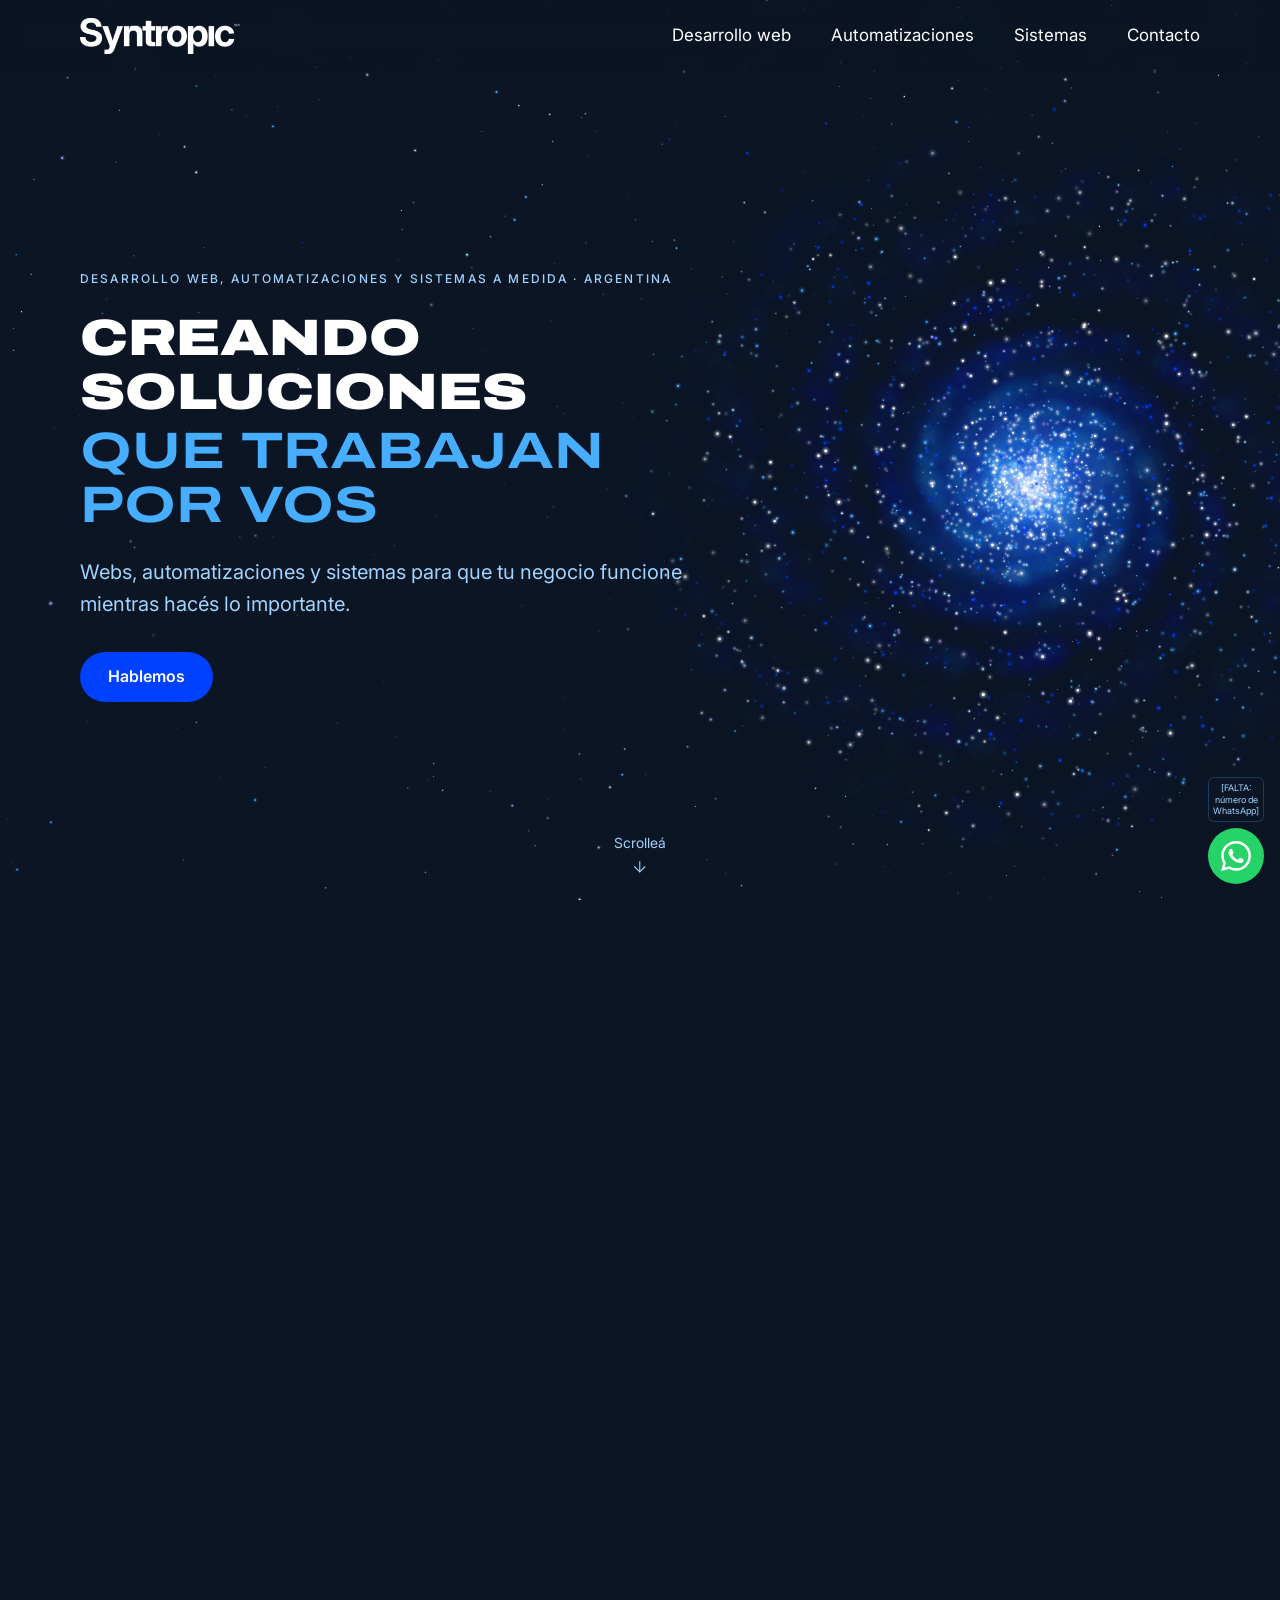
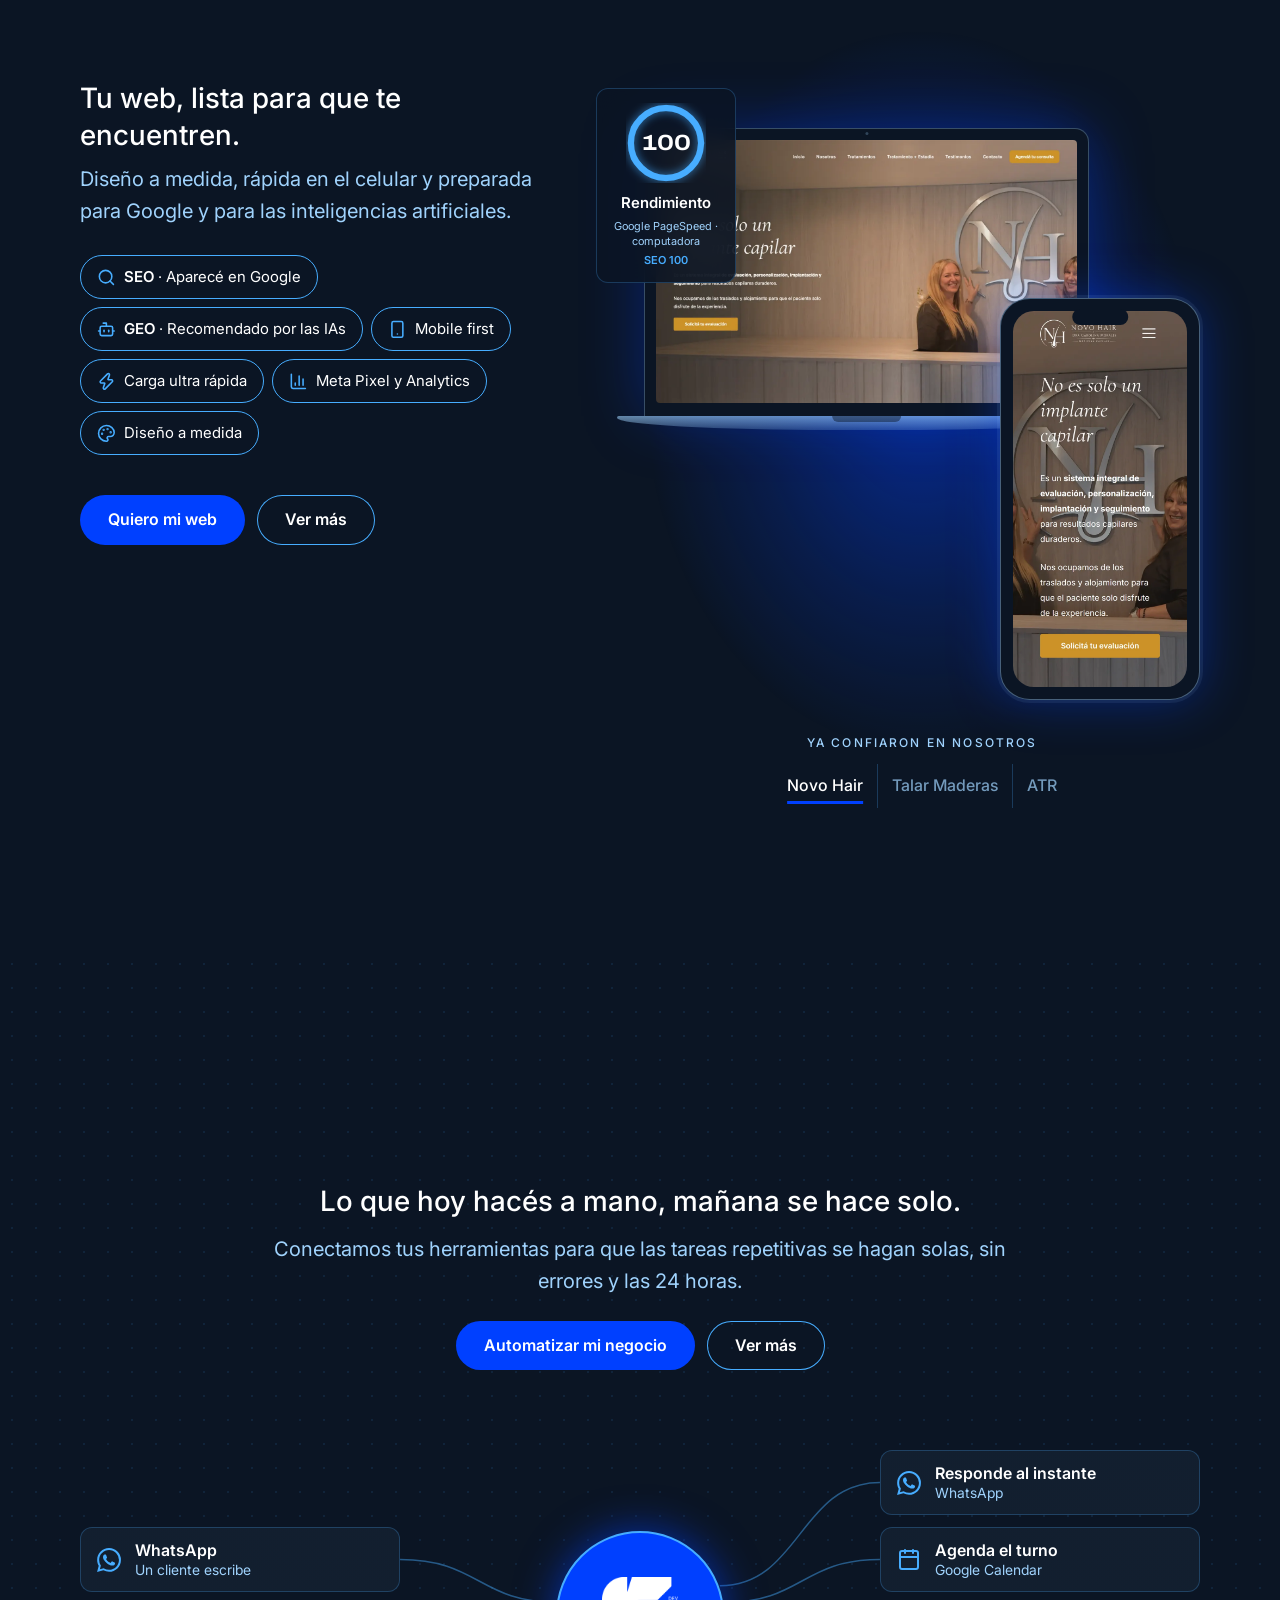
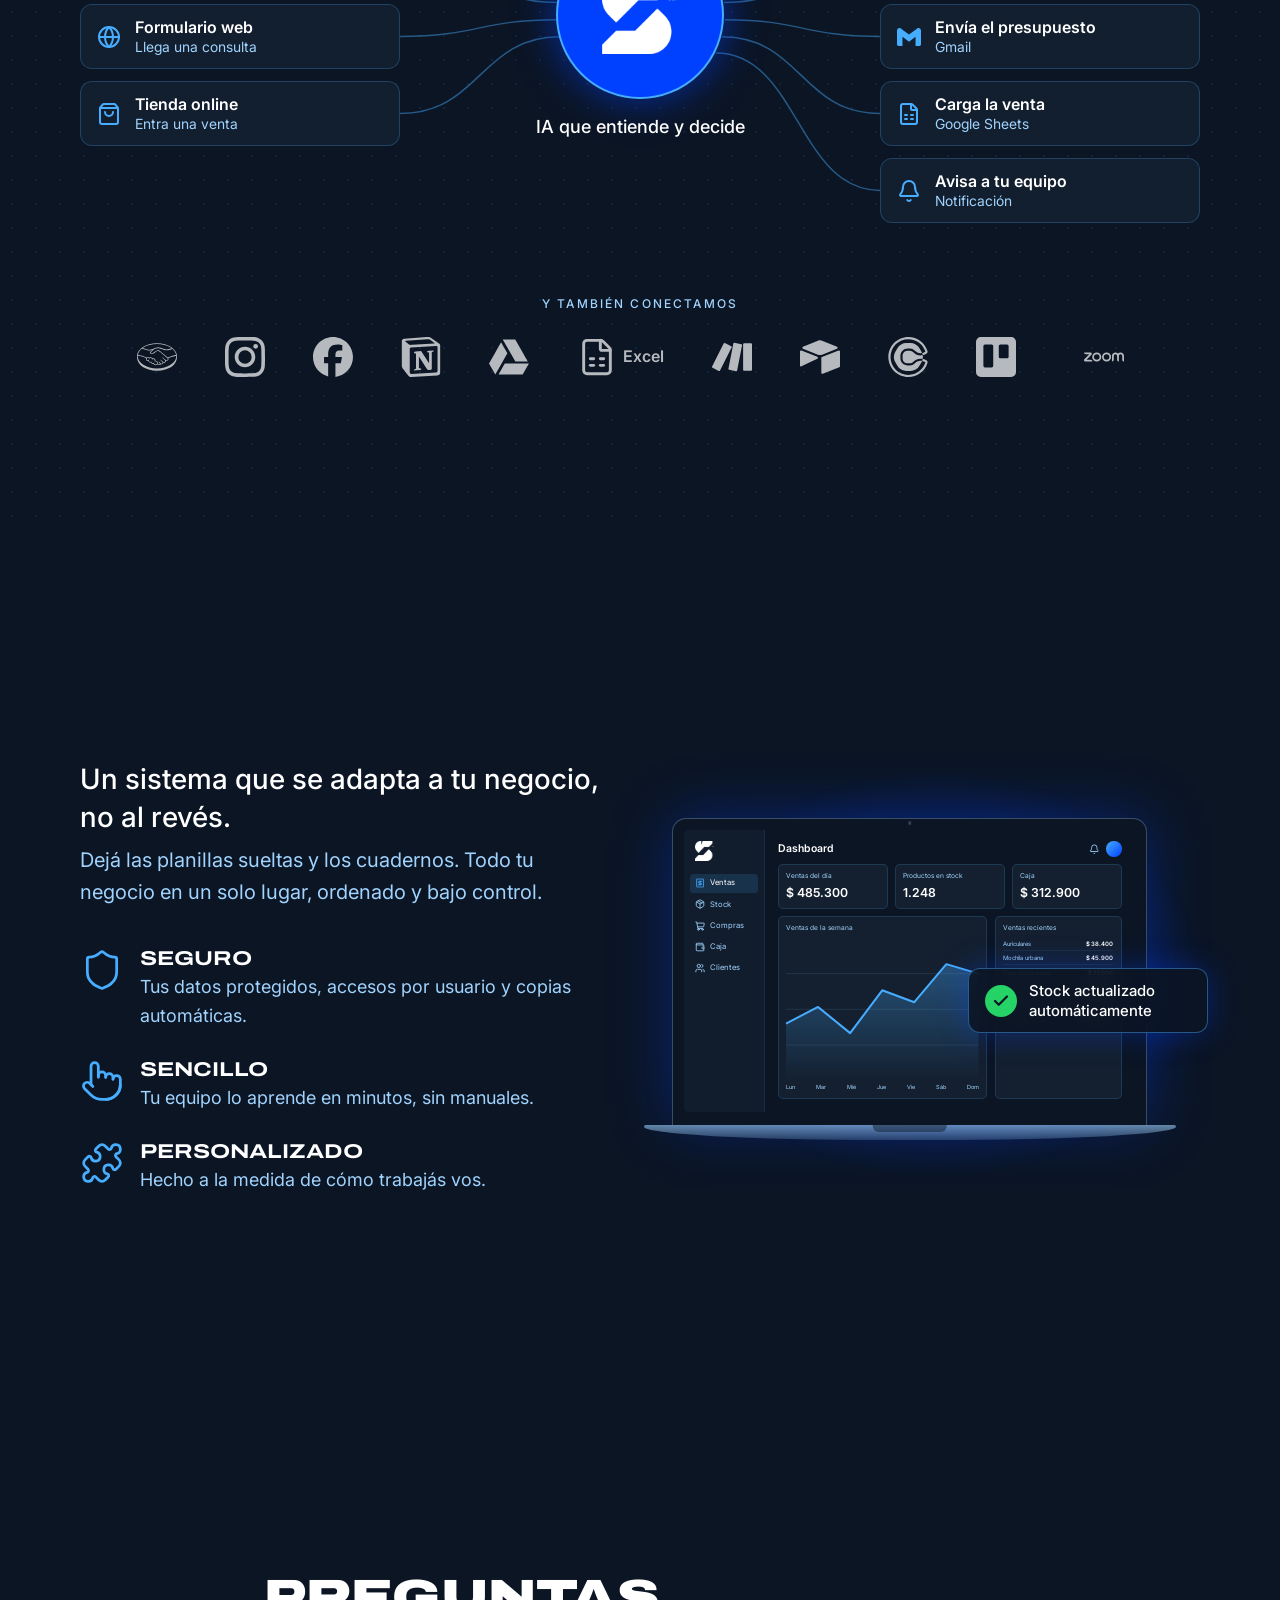
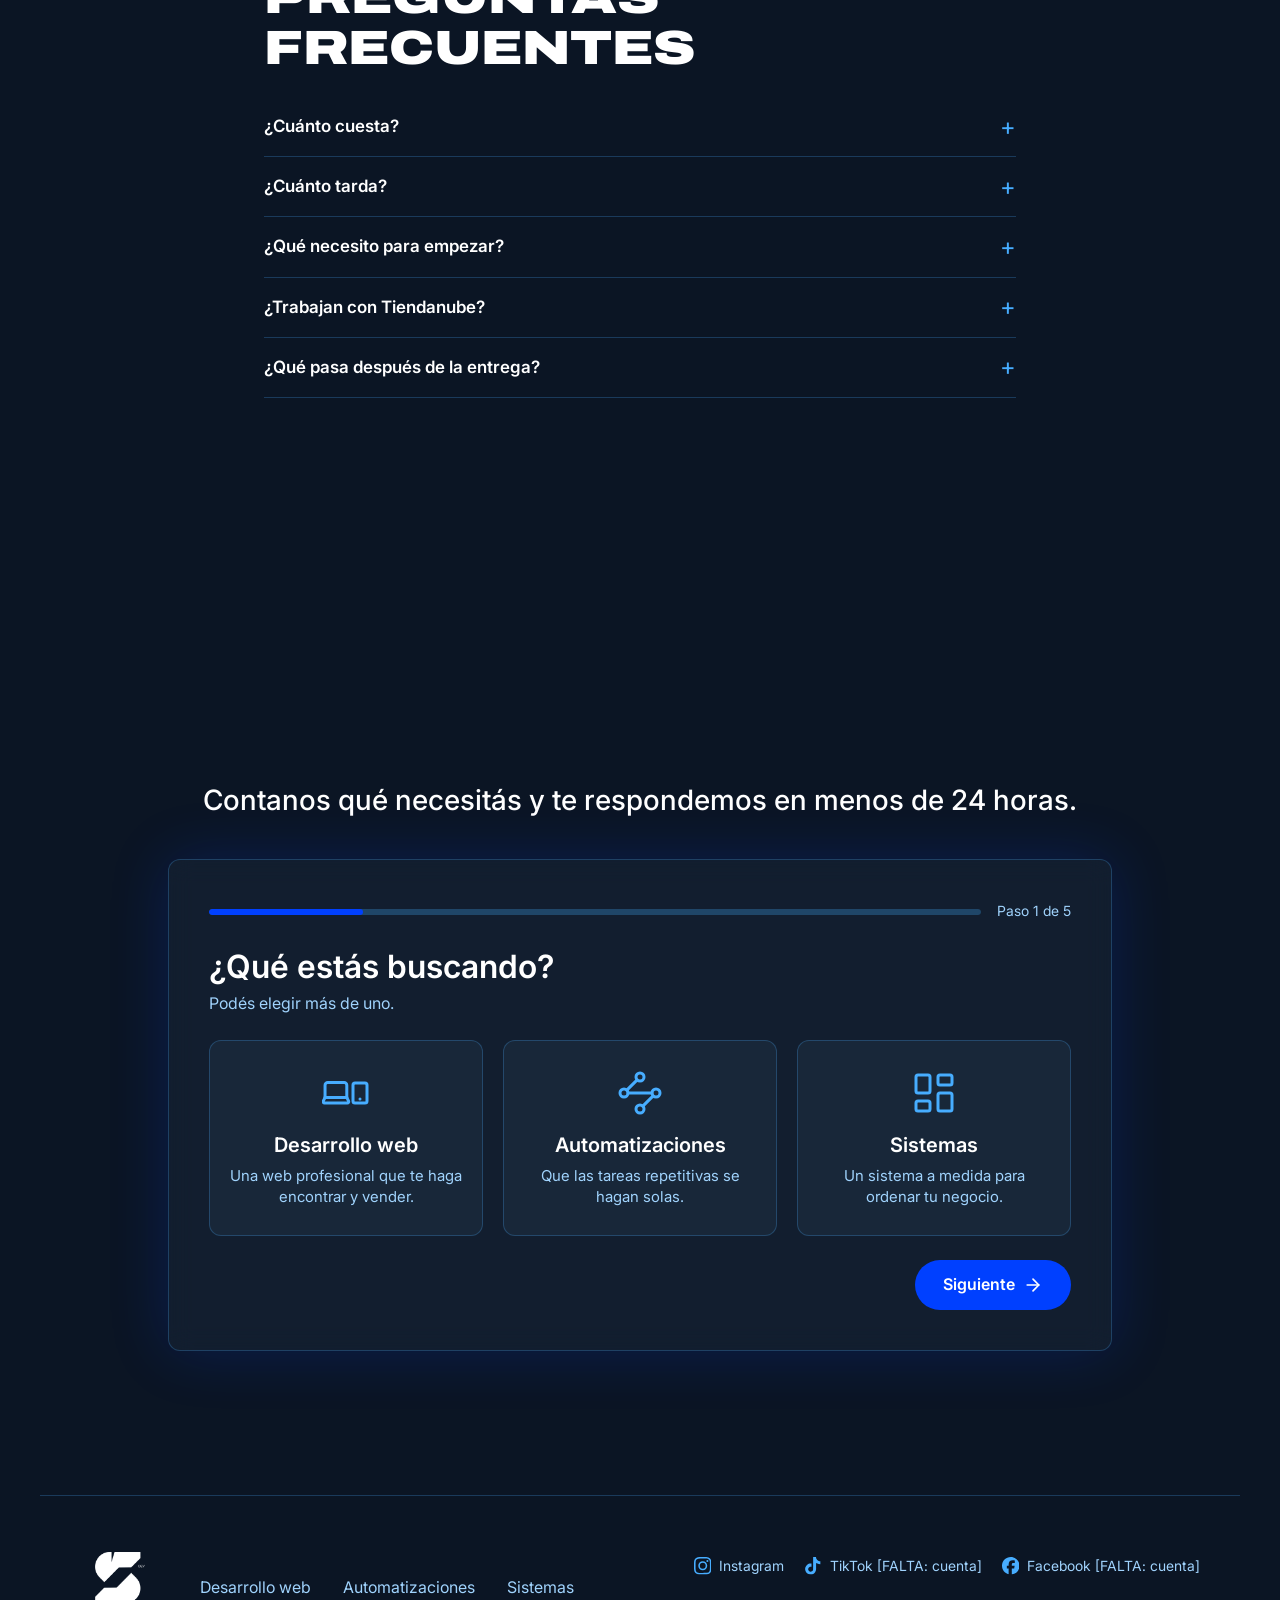
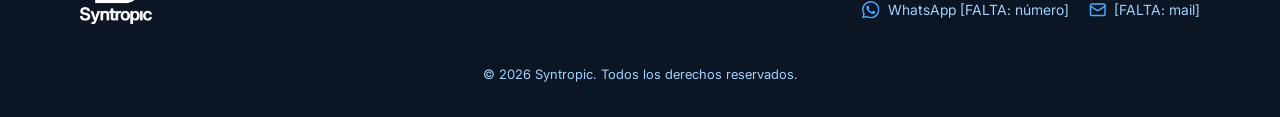
<file: sitio/index.html>
<!doctype html>
<html lang="es-AR">
<head>
  <meta charset="utf-8">
  <meta name="viewport" content="width=device-width, initial-scale=1">
  <title>Syntropic</title>
  <link rel="preload" href="assets/fonts/archivo-expanded-black.woff2" as="font" type="font/woff2" crossorigin>
  <link rel="preload" href="assets/fonts/inter-regular.woff2" as="font" type="font/woff2" crossorigin>
  <link rel="stylesheet" href="assets/css/base.css">
  <link rel="stylesheet" href="assets/css/componentes.css">
  <link rel="stylesheet" href="assets/css/secciones.css">
  <link rel="stylesheet" href="assets/css/formulario.css">
  <!-- Marca que hay JavaScript: sin JS, el menú mobile queda siempre visible -->
  <script>document.documentElement.classList.add('js');</script>
</head>
<body>

  <!-- ===================== Menú ===================== -->
  <header class="menu">
    <div class="menu-contenedor contenedor">
      <a class="menu-logo" href="#inicio">
        <img src="assets/img/logo-tipo-blanco.webp" alt="Syntropic" width="640" height="143">
      </a>

      <button class="menu-hamburguesa" type="button" aria-expanded="false" aria-controls="menu-principal" aria-label="Abrir menú">
        <span class="menu-hamburguesa-linea"></span>
        <span class="menu-hamburguesa-linea"></span>
        <span class="menu-hamburguesa-linea"></span>
      </button>

      <nav id="menu-principal" class="menu-nav" aria-label="Principal">
        <ul class="menu-lista">
          <li><a href="desarrollo-web/">Desarrollo web</a></li>
          <li><a href="automatizaciones/">Automatizaciones</a></li>
          <li><a href="sistemas/">Sistemas</a></li>
          <li><a href="#contacto">Contacto</a></li>
        </ul>
      </nav>
    </div>
  </header>

  <main>

    <!-- ===================== Hero ===================== -->
    <section id="inicio" class="hero">
      <div class="hero-contenedor contenedor">
        <!-- Lugar de la galaxia: se dibuja en el canvas en la Fase 2 -->
        <div class="hero-visual" aria-hidden="true"></div>

        <div class="hero-texto">
          <p class="etiqueta">Desarrollo web, automatizaciones y sistemas a medida · Argentina</p>
          <h1>Creando soluciones <span class="titulo-linea-2">que trabajan por vos</span></h1>
          <p class="bajada">Webs, automatizaciones y sistemas para que tu negocio funcione mientras hacés lo importante.</p>
          <a class="boton boton-seccion" href="#contacto">Hablemos</a>
        </div>
      </div>

      <a class="hero-scroll" href="#desarrollo-web">
        Scrolleá
        <svg class="icono" aria-hidden="true"><use href="assets/img/iconos.svg#i-arrow-down"></use></svg>
      </a>
    </section>

    <!-- ===================== Desarrollo web ===================== -->
    <section id="desarrollo-web" class="seccion dw" aria-labelledby="titulo-desarrollo-web">
      <div class="dw-contenedor contenedor">
        <div class="dw-texto">
          <h2 id="titulo-desarrollo-web">Desarrollo web</h2>
          <p class="frase" data-entrada>Tu web, lista para que te encuentren.</p>
          <p class="bajada" data-entrada>Diseño a medida, rápida en el celular y preparada para Google y para las inteligencias artificiales.</p>

          <ul class="pildoras" data-entrada="grupo">
            <li class="pildora"><svg class="icono" aria-hidden="true"><use href="assets/img/iconos.svg#i-search"></use></svg><span><strong>SEO</strong> · Aparecé en Google</span></li>
            <li class="pildora"><svg class="icono" aria-hidden="true"><use href="assets/img/iconos.svg#i-bot"></use></svg><span><strong>GEO</strong> · Recomendado por las IAs</span></li>
            <li class="pildora"><svg class="icono" aria-hidden="true"><use href="assets/img/iconos.svg#i-smartphone"></use></svg><span>Mobile first</span></li>
            <li class="pildora"><svg class="icono" aria-hidden="true"><use href="assets/img/iconos.svg#i-zap"></use></svg><span>Carga ultra rápida</span></li>
            <li class="pildora"><svg class="icono" aria-hidden="true"><use href="assets/img/iconos.svg#i-chart-column"></use></svg><span>Meta Pixel y Analytics</span></li>
            <li class="pildora"><svg class="icono" aria-hidden="true"><use href="assets/img/iconos.svg#i-palette"></use></svg><span>Diseño a medida</span></li>
          </ul>
        </div>

        <div class="dw-visual">
          <div class="dw-pantallas">
            <!-- Notebook (desde tablet) y celular con la web del cliente elegido.
                 Solo la captura del cliente activo se carga al principio; las otras
                 tienen data-src y se cargan cuando la página queda libre (secciones.js).
                 La notebook es decorativa (repite lo del celular): aria-hidden. -->
            <div class="notebook" aria-hidden="true">
              <div class="notebook-tapa">
                <div class="pantalla">
                  <img class="pantalla-captura activa" data-cliente="novo-hair" src="assets/img/clientes/novo-hair-desktop.webp" alt="" width="1280" height="800" loading="lazy" decoding="async">
                  <img class="pantalla-captura" data-cliente="talar-maderas" data-src="assets/img/clientes/talar-maderas-desktop.webp" alt="" width="1280" height="800" loading="lazy" decoding="async">
                  <img class="pantalla-captura" data-cliente="atr" data-src="assets/img/clientes/atr-desktop.webp" alt="" width="1280" height="800" loading="lazy" decoding="async">
                </div>
              </div>
              <div class="notebook-base"></div>
            </div>

            <div class="celular">
              <div class="pantalla">
                <img class="pantalla-captura activa" data-cliente="novo-hair" src="assets/img/clientes/novo-hair-mobile.webp" alt="Web de Novo Hair en el celular" width="640" height="1384" loading="lazy" decoding="async">
                <img class="pantalla-captura" data-cliente="talar-maderas" data-src="assets/img/clientes/talar-maderas-mobile.webp" alt="Web de Talar Maderas en el celular" width="640" height="1384" loading="lazy" decoding="async" aria-hidden="true">
                <img class="pantalla-captura" data-cliente="atr" data-src="assets/img/clientes/atr-mobile.webp" alt="Web de ATR en el celular" width="640" height="1384" loading="lazy" decoding="async" aria-hidden="true">
              </div>
            </div>

            <!-- PageSpeed (computadora) del cliente que se está viendo. Los puntajes
                 van en data-rendimiento y data-seo de cada botón de cliente; acá
                 queda escrito el del primero (se ve igual sin JavaScript). -->
            <div class="dw-puntaje tarjeta-vidrio">
              <div class="dw-puntaje-circulo">
                <svg class="indicador" viewBox="0 0 64 64" aria-hidden="true" style="--puntaje: 100">
                  <circle class="indicador-fondo" cx="32" cy="32" r="28"></circle>
                  <circle class="indicador-arco" cx="32" cy="32" r="28" pathLength="100"></circle>
                </svg>
                <p class="dw-puntaje-numero">100</p>
              </div>
              <p class="dw-puntaje-titulo">Rendimiento</p>
              <p class="dw-puntaje-fuente">Google PageSpeed · computadora</p>
              <p class="dw-puntaje-seo">SEO <span class="dw-puntaje-seo-numero">100</span></p>
            </div>
          </div>

          <div class="clientes" data-entrada>
            <p class="etiqueta">Ya confiaron en nosotros</p>
            <ul class="clientes-lista">
              <!-- Puntajes reales medidos por Mauro (nov 2026). Talar Maderas sin SEO hasta que esté en su dominio real. -->
              <li><button class="cliente" type="button" data-cliente="novo-hair" data-rendimiento="100" data-seo="100" aria-pressed="true">Novo Hair</button></li>
              <li><button class="cliente" type="button" data-cliente="talar-maderas" data-rendimiento="99" data-seo="" aria-pressed="false">Talar Maderas</button></li>
              <li><button class="cliente" type="button" data-cliente="atr" data-rendimiento="100" data-seo="100" aria-pressed="false">ATR</button></li>
            </ul>
          </div>
        </div>

        <div class="botones-seccion dw-boton" data-entrada>
          <a class="boton boton-seccion" href="#contacto" data-servicio="web">Quiero mi web</a>
          <a class="boton boton-seccion boton-secundario" href="desarrollo-web/">Ver más<span class="sr-only"> sobre desarrollo web</span></a>
        </div>
      </div>
    </section>

    <!-- ===================== Automatizaciones ===================== -->
    <section id="automatizaciones" class="seccion auto" aria-labelledby="titulo-automatizaciones">
      <div class="contenedor">
        <div class="auto-texto">
          <h2 id="titulo-automatizaciones">Automatizaciones</h2>
          <p class="frase" data-entrada>Lo que hoy hacés a mano, mañana se hace solo.</p>
          <p class="bajada" data-entrada>Conectamos tus herramientas para que las tareas repetitivas se hagan solas, sin errores y las 24 horas.</p>
          <div class="botones-seccion" data-entrada>
            <a class="boton boton-seccion" href="#contacto" data-servicio="automatizaciones">Automatizar mi negocio</a>
            <a class="boton boton-seccion boton-secundario" href="automatizaciones/">Ver más<span class="sr-only"> sobre automatizaciones</span></a>
          </div>
        </div>

        <!-- Lienzo de nodos. Los cables y las luces los dibuja secciones.js en el SVG
             según dónde quedan los nodos (horizontales en desktop, verticales hasta 1024 px). -->
        <div class="lienzo">
          <svg class="lienzo-cables" aria-hidden="true" focusable="false"></svg>
          <ul class="nodos nodos-disparadores" aria-label="Lo que pasa en el negocio">
            <li class="nodo">
              <svg class="icono" aria-hidden="true"><use href="assets/img/iconos.svg#i-whatsapp"></use></svg>
              <span class="nodo-texto"><strong>WhatsApp</strong> <span>Un cliente escribe</span></span>
            </li>
            <li class="nodo">
              <svg class="icono" aria-hidden="true"><use href="assets/img/iconos.svg#i-globe"></use></svg>
              <span class="nodo-texto"><strong>Formulario web</strong> <span>Llega una consulta</span></span>
            </li>
            <li class="nodo">
              <svg class="icono" aria-hidden="true"><use href="assets/img/iconos.svg#i-shopping-bag"></use></svg>
              <span class="nodo-texto"><strong>Tienda online</strong> <span>Entra una venta</span></span>
            </li>
          </ul>

          <div class="nodo-central">
            <div class="nodo-central-circulo">
              <img src="assets/img/isologo-blanco.webp" alt="Syntropic" width="800" height="815">
            </div>
            <p>IA que entiende y decide</p>
          </div>

          <ul class="nodos nodos-acciones" aria-label="Lo que se hace solo">
            <li class="nodo">
              <svg class="icono" aria-hidden="true"><use href="assets/img/iconos.svg#i-whatsapp"></use></svg>
              <span class="nodo-texto"><strong>Responde al instante</strong> <span>WhatsApp</span></span>
            </li>
            <li class="nodo">
              <svg class="icono" aria-hidden="true"><use href="assets/img/iconos.svg#i-calendar"></use></svg>
              <span class="nodo-texto"><strong>Agenda el turno</strong> <span>Google Calendar</span></span>
            </li>
            <li class="nodo">
              <svg class="icono" aria-hidden="true"><use href="assets/img/iconos.svg#i-gmail"></use></svg>
              <span class="nodo-texto"><strong>Envía el presupuesto</strong> <span>Gmail</span></span>
            </li>
            <li class="nodo">
              <svg class="icono" aria-hidden="true"><use href="assets/img/iconos.svg#i-file-spreadsheet"></use></svg>
              <span class="nodo-texto"><strong>Carga la venta</strong> <span>Google Sheets</span></span>
            </li>
            <li class="nodo">
              <svg class="icono" aria-hidden="true"><use href="assets/img/iconos.svg#i-bell"></use></svg>
              <span class="nodo-texto"><strong>Avisa a tu equipo</strong> <span>Notificación</span></span>
            </li>
          </ul>
        </div>

        <div class="conectamos" data-entrada>
          <p class="etiqueta">Y también conectamos</p>
          <!-- En mobile la fila se desliza sola: secciones.js duplica los logos (copias ocultas para lectores de pantalla) -->
          <div class="conectamos-marquesina">
            <ul class="conectamos-lista">
              <li><svg class="icono" aria-hidden="true"><use href="assets/img/iconos.svg#i-mercadopago"></use></svg><span class="sr-only">Mercado Pago</span></li>
              <li><svg class="icono" aria-hidden="true"><use href="assets/img/iconos.svg#i-instagram"></use></svg><span class="sr-only">Instagram</span></li>
              <li><svg class="icono" aria-hidden="true"><use href="assets/img/iconos.svg#i-facebook"></use></svg><span class="sr-only">Facebook</span></li>
              <li><svg class="icono" aria-hidden="true"><use href="assets/img/iconos.svg#i-notion"></use></svg><span class="sr-only">Notion</span></li>
              <li><svg class="icono" aria-hidden="true"><use href="assets/img/iconos.svg#i-googledrive"></use></svg><span class="sr-only">Google Drive</span></li>
              <li class="conectamos-con-nombre"><svg class="icono" aria-hidden="true"><use href="assets/img/iconos.svg#i-file-spreadsheet"></use></svg><span>Excel</span></li>
              <li><svg class="icono" aria-hidden="true"><use href="assets/img/iconos.svg#i-make"></use></svg><span class="sr-only">Make</span></li>
              <li><svg class="icono" aria-hidden="true"><use href="assets/img/iconos.svg#i-airtable"></use></svg><span class="sr-only">Airtable</span></li>
              <li><svg class="icono" aria-hidden="true"><use href="assets/img/iconos.svg#i-calendly"></use></svg><span class="sr-only">Calendly</span></li>
              <li><svg class="icono" aria-hidden="true"><use href="assets/img/iconos.svg#i-trello"></use></svg><span class="sr-only">Trello</span></li>
              <li><svg class="icono icono-ancho" aria-hidden="true"><use href="assets/img/iconos.svg#i-zoom"></use></svg><span class="sr-only">Zoom</span></li>
            </ul>
          </div>
        </div>
      </div>
    </section>

    <!-- ===================== Sistemas ===================== -->
    <section id="sistemas" class="seccion sis" aria-labelledby="titulo-sistemas">
      <div class="sis-contenedor contenedor">
        <div class="sis-texto">
          <h2 id="titulo-sistemas">Sistemas</h2>
          <p class="frase" data-entrada>Un sistema que se adapta a tu negocio, no al revés.</p>
          <p class="bajada" data-entrada>Dejá las planillas sueltas y los cuadernos. Todo tu negocio en un solo lugar, ordenado y bajo control.</p>
        </div>

        <!-- Notebook que se abre sola al entrar la sección, con un dashboard de
             ejemplo hecho en HTML/CSS (datos demo inventados, de un comercio
             cualquiera: nunca datos de clientes). Es decorativo: aria-hidden.
             La apertura y el orden de aparición están en secciones.js y secciones.css. -->
        <div class="sis-visual">
          <div class="sis-pantallas">
            <div class="notebook notebook-sis" aria-hidden="true">
              <div class="notebook-tapa">
                <div class="pantalla">
                  <div class="dash">
                    <div class="dash-lateral">
                      <img class="dash-logo" src="assets/img/isologo-blanco.webp" alt="" width="64" height="64" loading="lazy" decoding="async">
                      <ul class="dash-menu">
                        <li class="activo"><svg class="icono"><use href="assets/img/iconos.svg#i-receipt"></use></svg>Ventas</li>
                        <li><svg class="icono"><use href="assets/img/iconos.svg#i-package"></use></svg>Stock</li>
                        <li><svg class="icono"><use href="assets/img/iconos.svg#i-shopping-cart"></use></svg>Compras</li>
                        <li><svg class="icono"><use href="assets/img/iconos.svg#i-wallet"></use></svg>Caja</li>
                        <li><svg class="icono"><use href="assets/img/iconos.svg#i-users"></use></svg>Clientes</li>
                      </ul>
                    </div>

                    <div class="dash-principal">
                      <div class="dash-cabecera">
                        <p class="dash-titulo">Dashboard</p>
                        <svg class="icono"><use href="assets/img/iconos.svg#i-bell"></use></svg>
                        <span class="dash-avatar"></span>
                      </div>

                      <div class="dash-tarjetas">
                        <div class="dash-tarjeta"><p>Ventas del día</p><p class="dash-valor">$ 485.300</p></div>
                        <div class="dash-tarjeta"><p>Productos en stock</p><p class="dash-valor">1.248</p></div>
                        <div class="dash-tarjeta"><p>Caja</p><p class="dash-valor">$ 312.900</p></div>
                      </div>

                      <div class="dash-abajo">
                        <div class="dash-tarjeta dash-grafico">
                          <p>Ventas de la semana</p>
                          <!-- Lunes a domingo, valores demo -->
                          <svg viewBox="0 0 300 120" preserveAspectRatio="none">
                            <defs>
                              <linearGradient id="dash-relleno" x1="0" y1="0" x2="0" y2="1">
                                <stop offset="0" stop-color="#47ADFF" stop-opacity="0.35"></stop>
                                <stop offset="1" stop-color="#47ADFF" stop-opacity="0"></stop>
                              </linearGradient>
                            </defs>
                            <path class="dash-grilla" d="M0 30H300M0 60H300M0 90H300"></path>
                            <path class="dash-area" d="M0 72 L50 58 L100 80 L150 44 L200 54 L250 22 L300 30 L300 120 L0 120Z" fill="url(#dash-relleno)"></path>
                            <path class="dash-linea" d="M0 72 L50 58 L100 80 L150 44 L200 54 L250 22 L300 30" pathLength="100"></path>
                          </svg>
                          <div class="dash-dias"><span>Lun</span><span>Mar</span><span>Mié</span><span>Jue</span><span>Vie</span><span>Sáb</span><span>Dom</span></div>
                        </div>

                        <div class="dash-tarjeta dash-tabla">
                          <p>Ventas recientes</p>
                          <ul>
                            <li><span>Auriculares</span><span>$ 38.400</span></li>
                            <li><span>Mochila urbana</span><span>$ 45.900</span></li>
                            <li><span>Taza de cerámica</span><span>$ 21.000</span></li>
                            <li><span>Lámpara LED</span><span>$ 27.600</span></li>
                            <li><span>Botella térmica</span><span>$ 19.800</span></li>
                          </ul>
                        </div>
                      </div>
                    </div>
                  </div>
                </div>
              </div>
              <div class="notebook-base"></div>
            </div>

            <div class="sis-stock tarjeta-vidrio">
              <span class="sis-stock-check"><svg class="icono" aria-hidden="true"><use href="assets/img/iconos.svg#i-check"></use></svg></span>
              <p>Stock actualizado automáticamente</p>
            </div>
          </div>
        </div>

        <ul class="sis-bloques" data-entrada="grupo">
          <li class="bloque">
            <svg class="icono" aria-hidden="true"><use href="assets/img/iconos.svg#i-shield"></use></svg>
            <div>
              <h3>Seguro</h3>
              <p>Tus datos protegidos, accesos por usuario y copias automáticas.</p>
            </div>
          </li>
          <li class="bloque">
            <svg class="icono" aria-hidden="true"><use href="assets/img/iconos.svg#i-pointer"></use></svg>
            <div>
              <h3>Sencillo</h3>
              <p>Tu equipo lo aprende en minutos, sin manuales.</p>
            </div>
          </li>
          <li class="bloque">
            <svg class="icono" aria-hidden="true"><use href="assets/img/iconos.svg#i-puzzle"></use></svg>
            <div>
              <h3>Personalizado</h3>
              <p>Hecho a la medida de cómo trabajás vos.</p>
            </div>
          </li>
        </ul>

        <div class="botones-seccion sis-boton" data-entrada>
          <a class="boton boton-seccion" href="#contacto" data-servicio="sistemas">Quiero mi sistema</a>
          <a class="boton boton-seccion boton-secundario" href="sistemas/">Ver más<span class="sr-only"> sobre sistemas</span></a>
        </div>
      </div>
    </section>

    <!-- ===================== Preguntas frecuentes ===================== -->
    <section id="preguntas-frecuentes" class="seccion faq" aria-labelledby="titulo-preguntas-frecuentes">
      <div class="contenedor">
        <h2 id="titulo-preguntas-frecuentes" data-entrada>Preguntas frecuentes</h2>

        <div class="acordeon" data-entrada="grupo">
          <details class="acordeon-item">
            <summary>¿Cuánto cuesta?</summary>
            <p>[FALTA: respuesta de Mauro]</p>
          </details>
          <details class="acordeon-item">
            <summary>¿Cuánto tarda?</summary>
            <p>[FALTA: respuesta de Mauro]</p>
          </details>
          <details class="acordeon-item">
            <summary>¿Qué necesito para empezar?</summary>
            <p>[FALTA: respuesta de Mauro]</p>
          </details>
          <details class="acordeon-item">
            <summary>¿Trabajan con Tiendanube?</summary>
            <p>[FALTA: respuesta de Mauro]</p>
          </details>
          <details class="acordeon-item">
            <summary>¿Qué pasa después de la entrega?</summary>
            <p>[FALTA: respuesta de Mauro]</p>
          </details>
        </div>
      </div>
    </section>

    <!-- ===================== Hablemos (formulario) ===================== -->
    <section id="contacto" class="seccion contacto" aria-labelledby="titulo-contacto">
      <div class="contenedor">
        <h2 id="titulo-contacto">Hablemos</h2>
        <p class="frase" data-entrada>Contanos qué necesitás y te respondemos en menos de 24 horas.</p>

        <!-- El formulario lo arma formulario.js (el mismo en todas las páginas) -->
        <div class="formulario-lugar" data-formulario data-entrada>
          <noscript><p>Para completar el formulario, activá JavaScript en tu navegador.</p></noscript>
        </div>
      </div>
    </section>

  </main>

  <!-- ===================== Footer ===================== -->
  <footer class="footer">
    <div class="footer-contenedor contenedor">
      <a class="footer-logo" href="#inicio">
        <img src="assets/img/logo-blanco.webp" alt="Syntropic" width="480" height="475">
      </a>

      <nav class="footer-nav" aria-label="Servicios">
        <ul>
          <li><a href="desarrollo-web/">Desarrollo web</a></li>
          <li><a href="automatizaciones/">Automatizaciones</a></li>
          <li><a href="sistemas/">Sistemas</a></li>
        </ul>
      </nav>

      <ul class="footer-contacto">
        <li><a href="https://www.instagram.com/syntropic__/" target="_blank" rel="noopener"><svg class="icono" aria-hidden="true"><use href="assets/img/iconos.svg#i-instagram"></use></svg> Instagram</a></li>
        <li><svg class="icono" aria-hidden="true"><use href="assets/img/iconos.svg#i-tiktok"></use></svg> TikTok [FALTA: cuenta]</li>
        <li><svg class="icono" aria-hidden="true"><use href="assets/img/iconos.svg#i-facebook"></use></svg> Facebook [FALTA: cuenta]</li>
        <li><svg class="icono" aria-hidden="true"><use href="assets/img/iconos.svg#i-whatsapp"></use></svg> WhatsApp [FALTA: número]</li>
        <li><svg class="icono" aria-hidden="true"><use href="assets/img/iconos.svg#i-mail"></use></svg> [FALTA: mail]</li>
      </ul>
    </div>

    <p class="footer-legal contenedor">© 2026 Syntropic. Todos los derechos reservados.</p>
  </footer>

  <!-- ===================== WhatsApp flotante ===================== -->
  <div class="whatsapp">
    <span class="whatsapp-falta">[FALTA: número de WhatsApp]</span>
    <a class="whatsapp-boton" aria-label="Escribinos por WhatsApp">
      <svg class="icono" aria-hidden="true"><use href="assets/img/iconos.svg#i-whatsapp"></use></svg>
    </a>
  </div>

  <script src="assets/js/vendor/gsap.min.js" defer></script>
  <script src="assets/js/vendor/ScrollTrigger.min.js" defer></script>
  <script src="assets/js/utiles.js" defer></script>
  <script src="assets/js/formulario.js" defer></script>
  <script src="assets/js/interfaz.js" defer></script>
  <script src="assets/js/entradas.js" defer></script>
  <script src="assets/js/dispositivos.js" defer></script>
  <script src="assets/js/lienzo.js" defer></script>
  <script src="assets/js/secciones.js" defer></script>
  <script src="assets/js/particulas.js" defer></script>
</body>
</html>
</file>
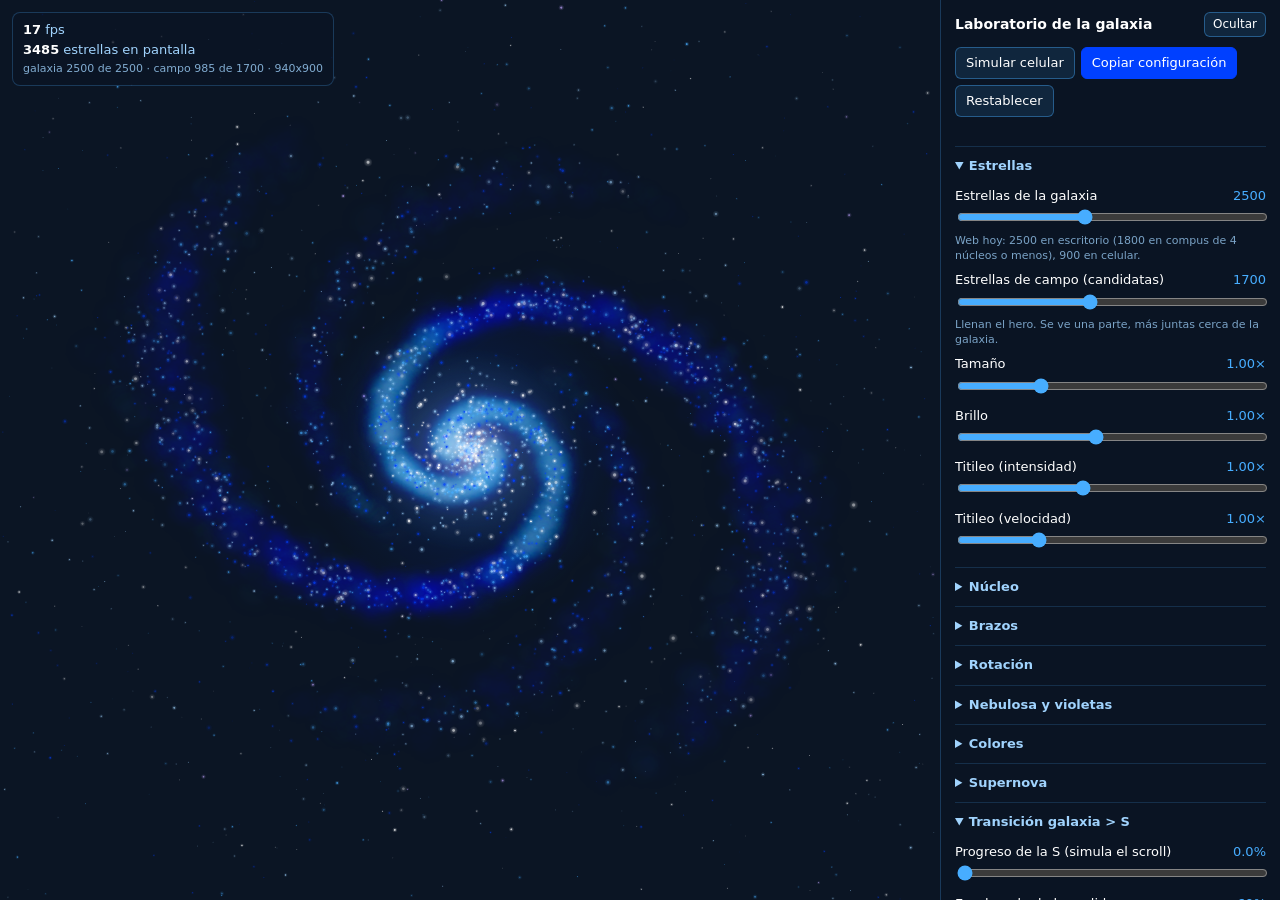
<file: laboratorio/galaxia/index.html>
<!doctype html>
<html lang="es">
<head>
  <meta charset="utf-8">
  <meta name="viewport" content="width=device-width, initial-scale=1">
  <meta name="robots" content="noindex">
  <title>Laboratorio: galaxia del hero</title>
  <!-- Laboratorio local: nunca se publica. Servidor (desde web/):
       python -m http.server 8001 --directory laboratorio/galaxia --bind 0.0.0.0 -->
  <link rel="stylesheet" href="lab.css">
</head>
<body>
  <main class="escenario" id="escenario">
    <div class="marco" id="marco">
      <canvas id="lienzo" aria-label="Galaxia del hero"></canvas>
    </div>
    <div class="hud" id="hud" aria-live="off">
      <span><b id="fps">0</b> fps</span>
      <span><b id="cantidad">0</b> estrellas en pantalla</span>
      <span class="hud-detalle" id="detalle"></span>
    </div>
  </main>

  <aside class="panel" id="panel">
    <div class="panel-cabecera">
      <strong>Laboratorio de la galaxia</strong>
      <button type="button" class="boton-chico" id="ocultar" aria-expanded="true">Ocultar</button>
    </div>
    <div class="panel-acciones">
      <button type="button" class="boton" id="celular" aria-pressed="false">Simular celular</button>
      <button type="button" class="boton boton-principal" id="copiar">Copiar configuración</button>
      <button type="button" class="boton" id="restablecer">Restablecer</button>
    </div>
    <p class="aviso" id="aviso" role="status"></p>
    <div id="controles"></div>
  </aside>
  <button type="button" class="mostrar" id="mostrar" hidden>Panel</button>

  <script src="galaxia.js"></script>
  <script src="panel.js"></script>
</body>
</html>
</file>
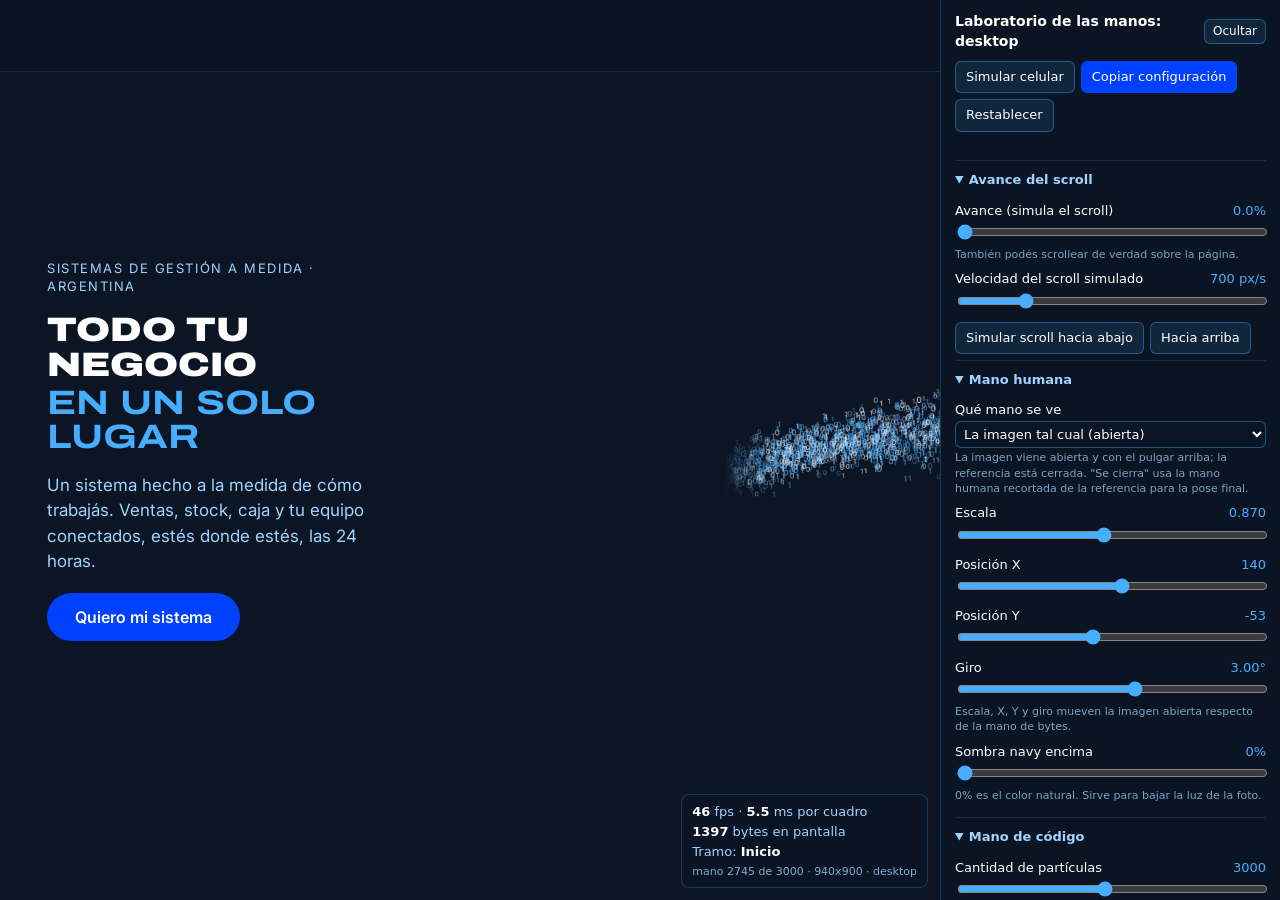
<file: laboratorio/manos/index.html>
<!doctype html>
<html lang="es">
<head>
  <meta charset="utf-8">
  <meta name="viewport" content="width=device-width, initial-scale=1">
  <meta name="robots" content="noindex">
  <title>Laboratorio: apretón de manos de Sistemas</title>
  <!-- Laboratorio local: nunca se publica. Servidor (desde web/):
       python -m http.server 8002 --directory laboratorio/manos --bind 0.0.0.0 -->
  <link rel="icon" href="data:,">
  <link rel="stylesheet" href="lab.css">
</head>
<body>
  <main class="escenario" id="escenario">
    <div class="marco" id="marco">
      <!-- Scroll de prueba: adentro del marco, así también anda simulando el celular -->
      <div class="rodar" id="rodar" tabindex="0" role="region" aria-label="Página de prueba">
        <div class="pista" id="pista">
          <section class="hero" id="hero">
            <canvas id="lienzo" aria-hidden="true"></canvas>
            <div class="barra-menu" aria-hidden="true"></div>
            <div class="texto">
              <p class="etiqueta">Sistemas de gestión a medida · Argentina</p>
              <h1>Todo tu negocio <span>en un solo lugar</span></h1>
              <p class="bajada">Un sistema hecho a la medida de cómo trabajás. Ventas, stock, caja y tu equipo conectados, estés donde estés, las 24 horas.</p>
              <a class="cta" href="#hero" id="cta">Quiero mi sistema</a>
            </div>
          </section>
        </div>
        <section class="siguiente">
          <p>Texto de prueba: acá sigue la página.</p>
        </section>
      </div>
      <div class="hud" id="hud" aria-live="off">
        <span><b id="fps">0</b> fps · <b id="ms">0</b> ms por cuadro</span>
        <span><b id="cantidad">0</b> bytes en pantalla</span>
        <span>Tramo: <b id="tramo">Inicio</b></span>
        <span class="hud-detalle" id="detalle"></span>
      </div>
    </div>
  </main>

  <aside class="panel" id="panel">
    <div class="panel-cabecera">
      <strong>Laboratorio de las manos</strong>
      <button type="button" class="boton-chico" id="ocultar">Ocultar</button>
    </div>
    <div class="panel-acciones">
      <button type="button" class="boton" id="celular" aria-pressed="false">Simular celular</button>
      <button type="button" class="boton boton-principal" id="copiar">Copiar configuración</button>
      <button type="button" class="boton" id="restablecer">Restablecer</button>
    </div>
    <p class="aviso" id="aviso" role="status"></p>
    <div id="controles"></div>
  </aside>
  <button type="button" class="mostrar" id="mostrar" hidden>Panel</button>

  <script src="manos.js"></script>
  <script src="panel.js"></script>
</body>
</html>
</file>
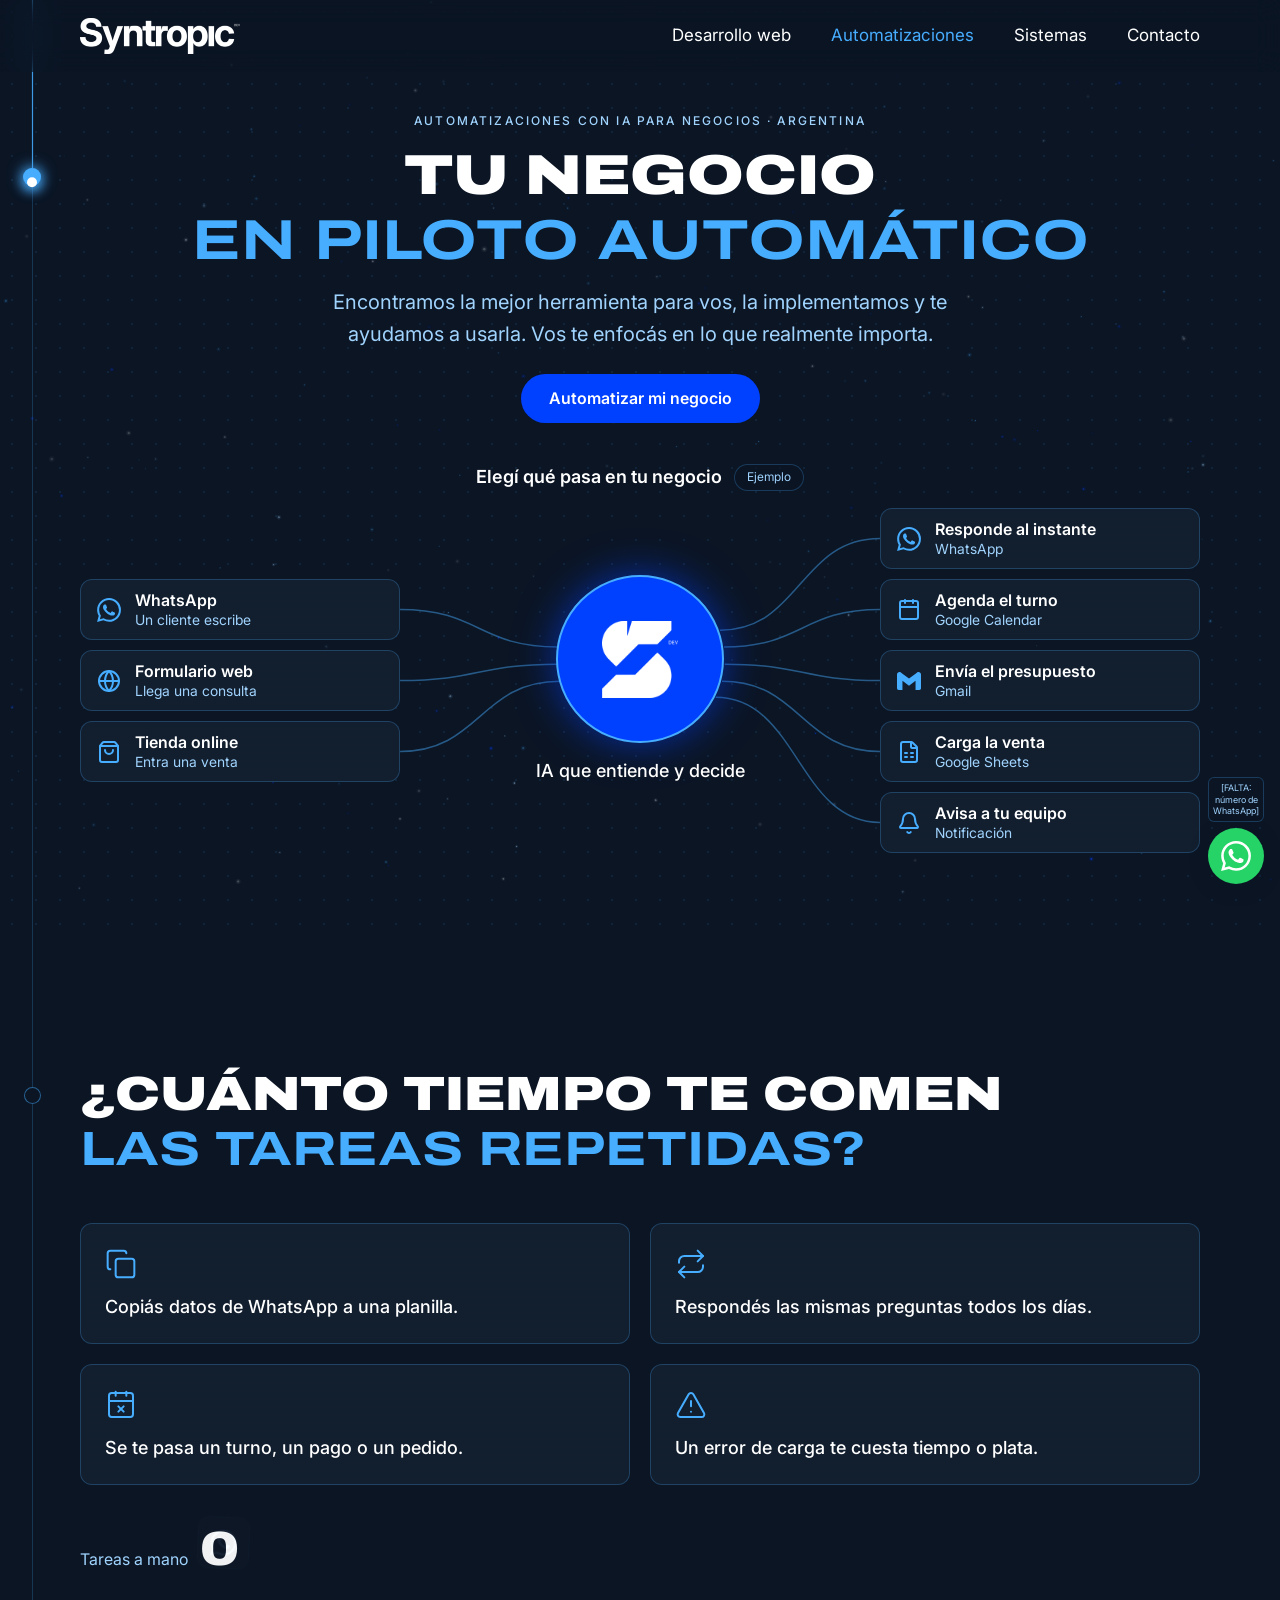
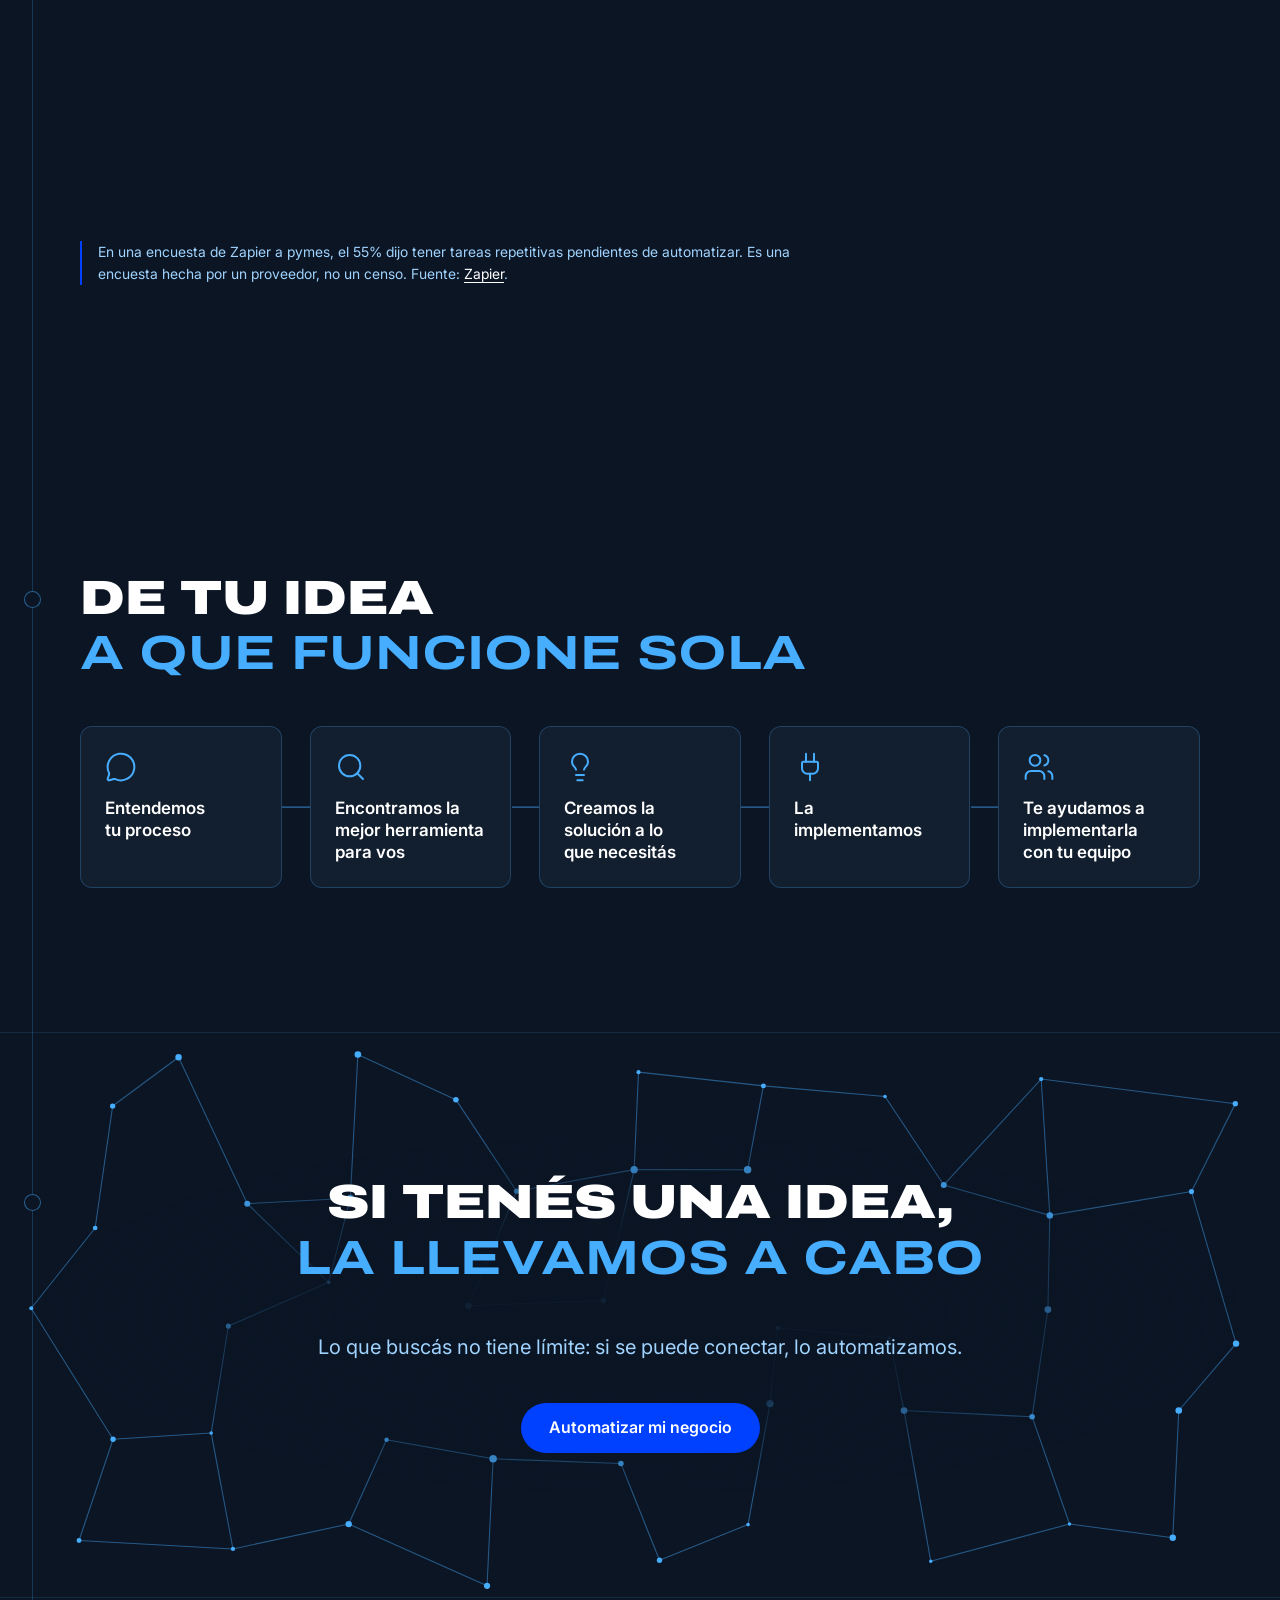
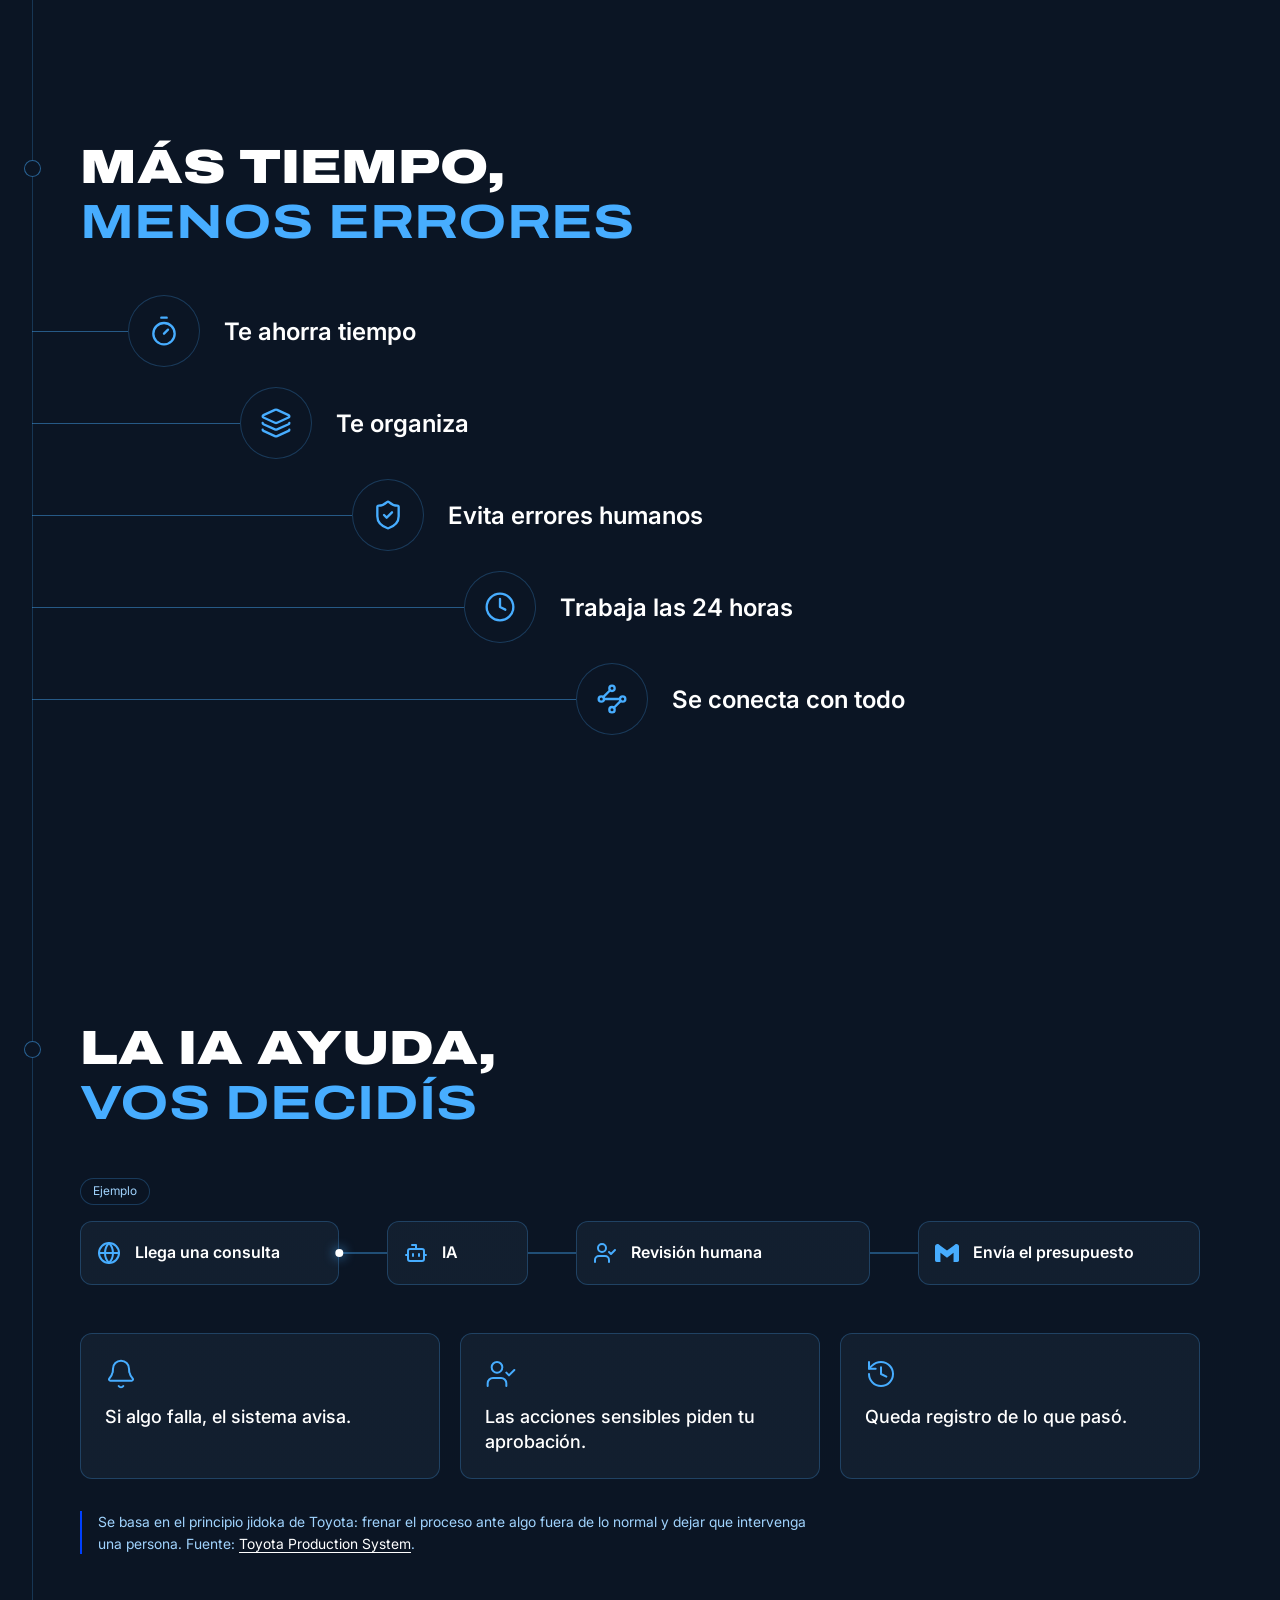
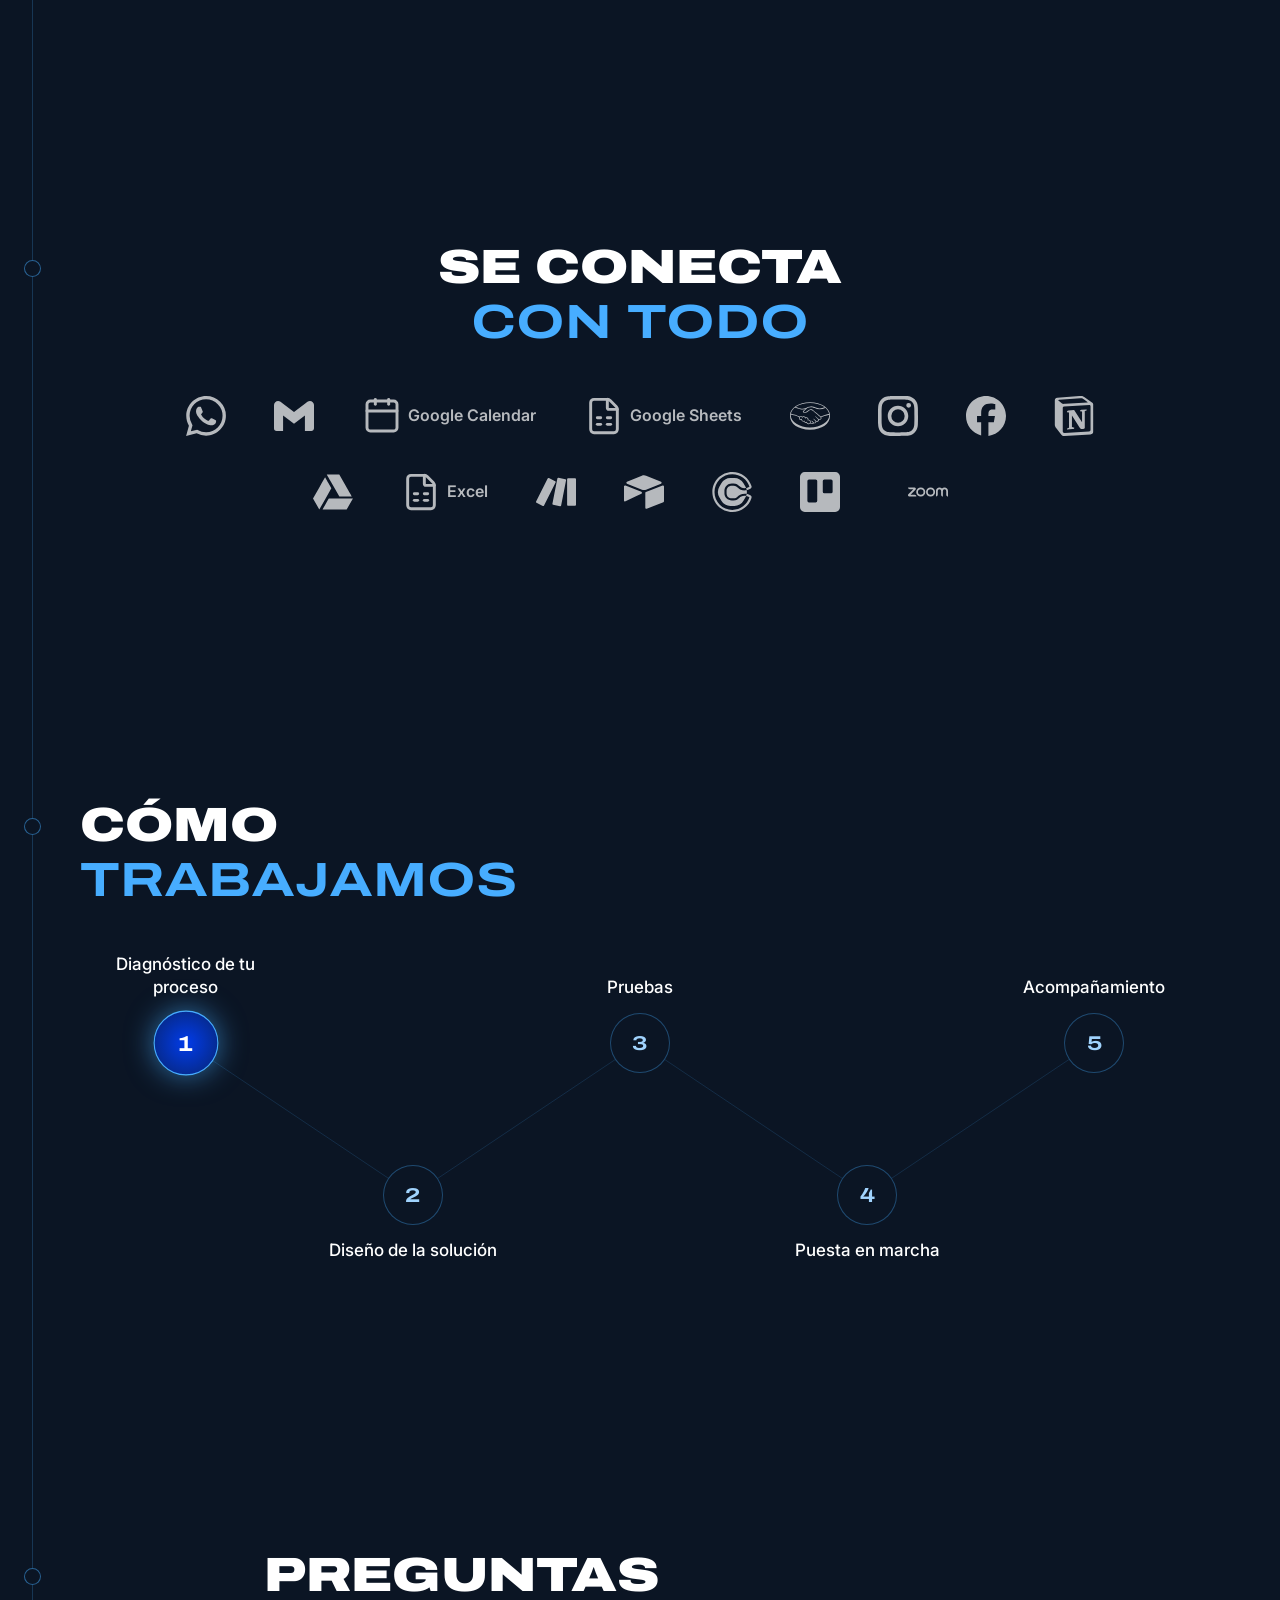
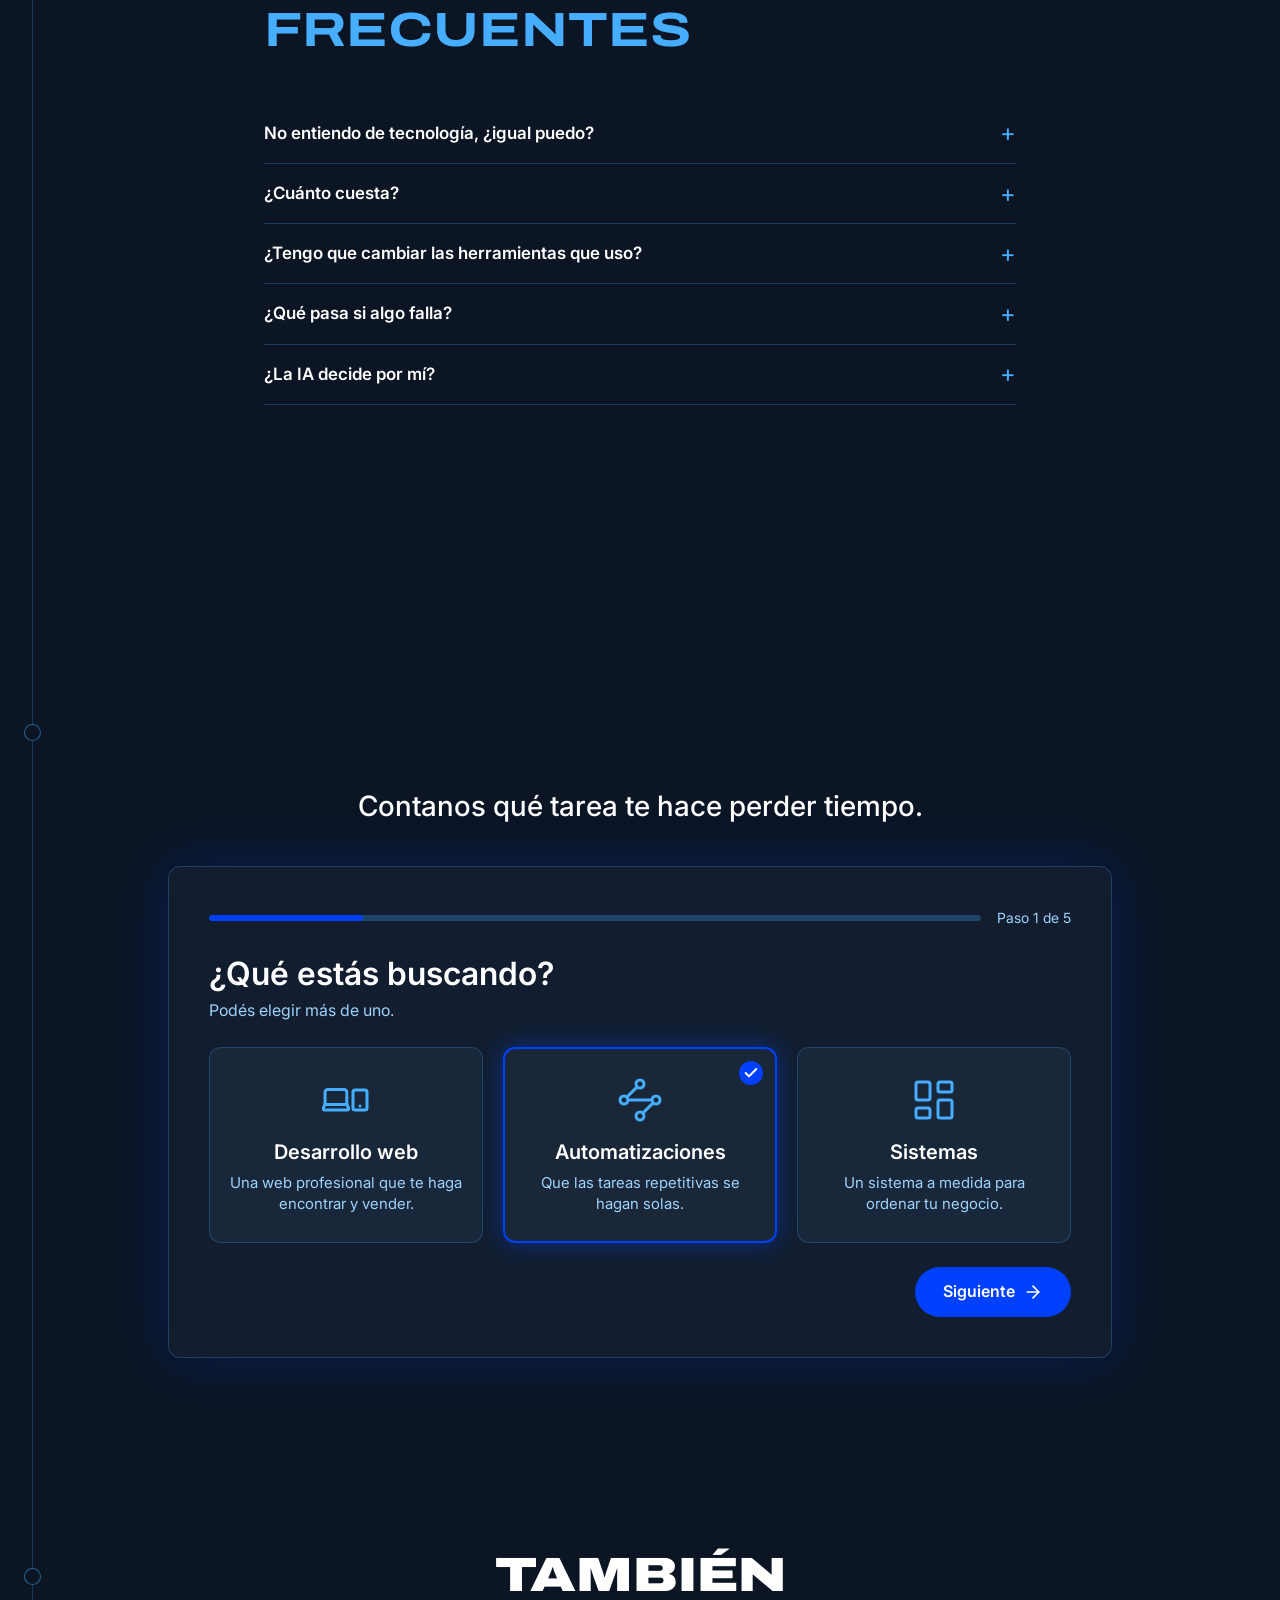
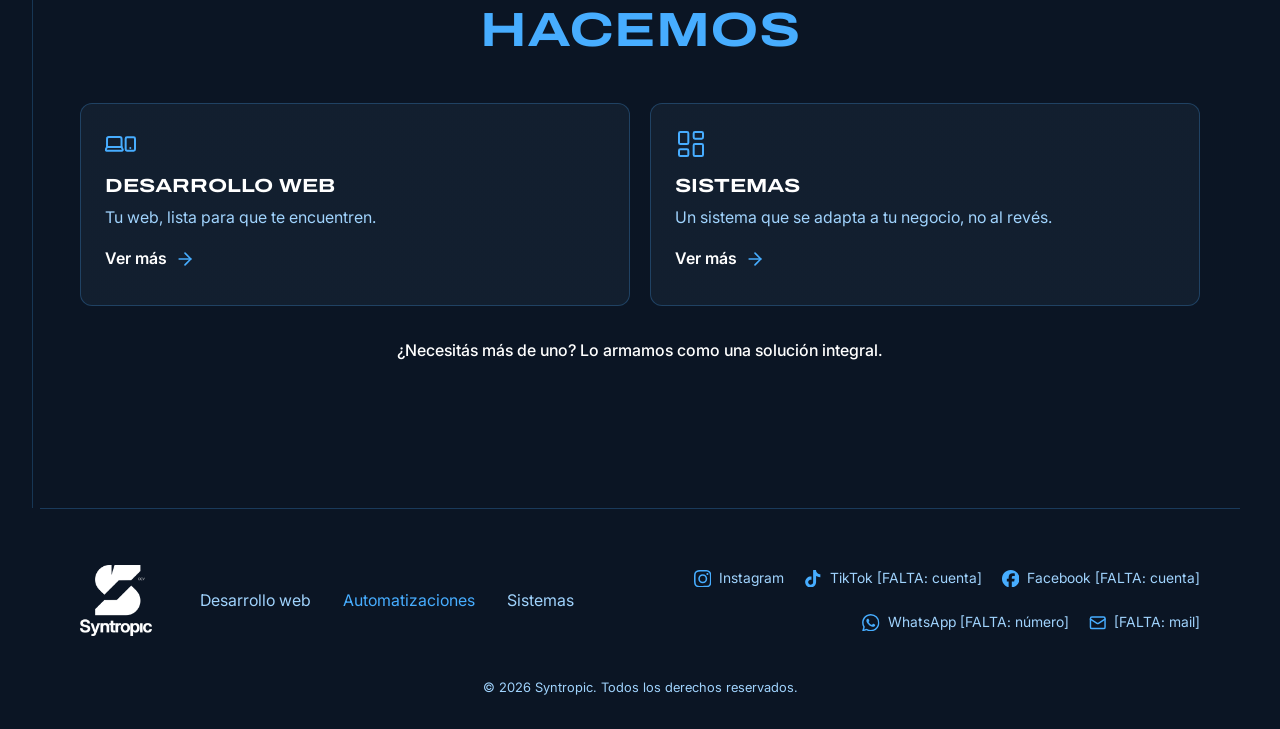
<file: sitio/automatizaciones/index.html>
<!doctype html>
<html lang="es-AR">
<head>
  <meta charset="utf-8">
  <meta name="viewport" content="width=device-width, initial-scale=1">
  <title>Automatizaciones con IA para tu negocio | Syntropic</title>
  <meta name="description" content="Conectamos WhatsApp, Gmail, planillas, agendas y tiendas online para que las tareas repetitivas de tu negocio se hagan solas, en Argentina.">
  <link rel="preload" href="../assets/fonts/archivo-expanded-black.woff2" as="font" type="font/woff2" crossorigin>
  <link rel="preload" href="../assets/fonts/inter-regular.woff2" as="font" type="font/woff2" crossorigin>
  <link rel="stylesheet" href="../assets/css/base.css">
  <link rel="stylesheet" href="../assets/css/componentes.css">
  <link rel="stylesheet" href="../assets/css/secciones.css">
  <link rel="stylesheet" href="../assets/css/formulario.css">
  <link rel="stylesheet" href="../assets/css/servicio.css">
  <link rel="stylesheet" href="../assets/css/pagina-automatizaciones.css">
  <!-- Marca que hay JavaScript: sin JS, el menú mobile queda siempre visible -->
  <script>document.documentElement.classList.add('js');</script>
  <!-- Datos estructurados. [FALTA-dominio] se reemplaza al publicar -->
  <script type="application/ld+json">
{
  "@context": "https://schema.org",
  "@graph": [
    {
      "@type": "Service",
      "name": "Automatizaciones",
      "serviceType": "Automatizaciones",
      "description": "Conectamos WhatsApp, Gmail, planillas, agendas y tiendas online para que las tareas repetitivas de tu negocio se hagan solas, en Argentina.",
      "url": "https://[FALTA-dominio]/automatizaciones/",
      "provider": {
        "@type": "Organization",
        "name": "Syntropic",
        "url": "https://[FALTA-dominio]/",
        "sameAs": [
          "https://www.instagram.com/syntropic__/"
        ]
      },
      "areaServed": {
        "@type": "Country",
        "name": "Argentina"
      }
    },
    {
      "@type": "FAQPage",
      "mainEntity": [
        {
          "@type": "Question",
          "name": "No entiendo de tecnología, ¿igual puedo?",
          "acceptedAnswer": {
            "@type": "Answer",
            "text": "[FALTA: respuesta de Mauro]"
          }
        },
        {
          "@type": "Question",
          "name": "¿Cuánto cuesta?",
          "acceptedAnswer": {
            "@type": "Answer",
            "text": "[FALTA: respuesta de Mauro]"
          }
        },
        {
          "@type": "Question",
          "name": "¿Tengo que cambiar las herramientas que uso?",
          "acceptedAnswer": {
            "@type": "Answer",
            "text": "[FALTA: respuesta de Mauro]"
          }
        },
        {
          "@type": "Question",
          "name": "¿Qué pasa si algo falla?",
          "acceptedAnswer": {
            "@type": "Answer",
            "text": "[FALTA: respuesta de Mauro]"
          }
        },
        {
          "@type": "Question",
          "name": "¿La IA decide por mí?",
          "acceptedAnswer": {
            "@type": "Answer",
            "text": "[FALTA: respuesta de Mauro]"
          }
        }
      ]
    },
    {
      "@type": "BreadcrumbList",
      "itemListElement": [
        {
          "@type": "ListItem",
          "position": 1,
          "name": "Inicio",
          "item": "https://[FALTA-dominio]/"
        },
        {
          "@type": "ListItem",
          "position": 2,
          "name": "Automatizaciones",
          "item": "https://[FALTA-dominio]/automatizaciones/"
        }
      ]
    }
  ]
}
  </script>
</head>
<body class="servicio servicio-auto">

  <!-- ===================== Menú ===================== -->
  <header class="menu">
    <div class="menu-contenedor contenedor">
      <a class="menu-logo" href="../">
        <img src="../assets/img/logo-tipo-blanco.webp" alt="Syntropic" width="640" height="143">
      </a>

      <button class="menu-hamburguesa" type="button" aria-expanded="false" aria-controls="menu-principal" aria-label="Abrir menú">
        <span class="menu-hamburguesa-linea"></span>
        <span class="menu-hamburguesa-linea"></span>
        <span class="menu-hamburguesa-linea"></span>
      </button>

      <nav id="menu-principal" class="menu-nav" aria-label="Principal">
        <ul class="menu-lista">
          <li><a href="../desarrollo-web/">Desarrollo web</a></li>
          <li><a href="../automatizaciones/" aria-current="page">Automatizaciones</a></li>
          <li><a href="../sistemas/">Sistemas</a></li>
          <li><a href="#contacto">Contacto</a></li>
        </ul>
      </nav>
    </div>
  </header>

  <main>

    <!-- ===================== Hero ===================== -->
    <section id="inicio" class="hero-servicio hero-auto">
      <div class="contenedor hero-servicio-contenedor">
        <div class="hero-servicio-texto">
          <p class="etiqueta">Automatizaciones con IA para negocios · Argentina</p>
          <h1>Tu negocio <span class="titulo-linea-2">en piloto automático</span></h1>
          <p class="bajada">Encontramos la mejor herramienta para vos, la implementamos y te ayudamos a usarla. Vos te enfocás en lo que realmente importa.</p>
          <div class="hero-servicio-botones">
          <a class="boton boton-seccion" href="#contacto" data-servicio="automatizaciones">Automatizar mi negocio</a>
          </div>
        </div>

        <!-- Animación firma: lienzo interactivo. Es el de la landing (lienzo.js); acá los
             disparadores son botones y data-enciende dice qué acciones prende cada uno. -->
        <div class="hero-lienzo a-confirmar" data-confirmar="qué acciones enciende cada disparador">
          <p class="hero-lienzo-consigna"><span>Elegí qué pasa en tu negocio</span> <span class="chip-ejemplo">Ejemplo</span></p>
          <p class="sr-only lienzo-aviso" aria-live="polite"></p>

          <div class="lienzo" data-interactivo>
            <svg class="lienzo-cables" aria-hidden="true" focusable="false"></svg>
            <ul class="nodos nodos-disparadores" aria-label="Lo que pasa en el negocio">
              <li>
                <button class="nodo" type="button" aria-pressed="false" data-enciende="0,1">
                  <svg class="icono" aria-hidden="true"><use href="../assets/img/iconos.svg#i-whatsapp"></use></svg>
                  <span class="nodo-texto"><strong>WhatsApp</strong> <span>Un cliente escribe</span></span>
                </button>
              </li>
              <li>
                <button class="nodo" type="button" aria-pressed="false" data-enciende="2,4">
                  <svg class="icono" aria-hidden="true"><use href="../assets/img/iconos.svg#i-globe"></use></svg>
                  <span class="nodo-texto"><strong>Formulario web</strong> <span>Llega una consulta</span></span>
                </button>
              </li>
              <li>
                <button class="nodo" type="button" aria-pressed="false" data-enciende="3,4">
                  <svg class="icono" aria-hidden="true"><use href="../assets/img/iconos.svg#i-shopping-bag"></use></svg>
                  <span class="nodo-texto"><strong>Tienda online</strong> <span>Entra una venta</span></span>
                </button>
              </li>
            </ul>

            <div class="nodo-central">
              <div class="nodo-central-circulo">
                <img src="../assets/img/isologo-blanco.webp" alt="Syntropic" width="800" height="815">
              </div>
              <p>IA que entiende y decide</p>
            </div>

            <ul class="nodos nodos-acciones" aria-label="Lo que se hace solo">
              <li class="nodo">
                <svg class="icono" aria-hidden="true"><use href="../assets/img/iconos.svg#i-whatsapp"></use></svg>
                <span class="nodo-texto"><strong>Responde al instante</strong> <span>WhatsApp</span></span>
              </li>
              <li class="nodo">
                <svg class="icono" aria-hidden="true"><use href="../assets/img/iconos.svg#i-calendar"></use></svg>
                <span class="nodo-texto"><strong>Agenda el turno</strong> <span>Google Calendar</span></span>
              </li>
              <li class="nodo">
                <svg class="icono" aria-hidden="true"><use href="../assets/img/iconos.svg#i-gmail"></use></svg>
                <span class="nodo-texto"><strong>Envía el presupuesto</strong> <span>Gmail</span></span>
              </li>
              <li class="nodo">
                <svg class="icono" aria-hidden="true"><use href="../assets/img/iconos.svg#i-file-spreadsheet"></use></svg>
                <span class="nodo-texto"><strong>Carga la venta</strong> <span>Google Sheets</span></span>
              </li>
              <li class="nodo">
                <svg class="icono" aria-hidden="true"><use href="../assets/img/iconos.svg#i-bell"></use></svg>
                <span class="nodo-texto"><strong>Avisa a tu equipo</strong> <span>Notificación</span></span>
              </li>
            </ul>
          </div>
        </div>

      </div>
    </section>

    <!-- ===================== El problema ===================== -->
    <section id="problema" class="seccion problema" aria-labelledby="titulo-problema">
      <div class="contenedor">
        <h2 id="titulo-problema" data-entrada>¿Cuánto tiempo te comen <span class="titulo-linea-2">las tareas repetidas?</span></h2>

        <ul class="grilla grilla-2" data-entrada="grupo">
          <li class="tarjeta"><svg class="icono" aria-hidden="true"><use href="../assets/img/iconos.svg#i-copy"></use></svg><p class="problema-texto">Copiás datos de WhatsApp a una planilla.</p></li>
          <li class="tarjeta"><svg class="icono" aria-hidden="true"><use href="../assets/img/iconos.svg#i-repeat"></use></svg><p class="problema-texto">Respondés las mismas preguntas todos los días.</p></li>
          <li class="tarjeta"><svg class="icono" aria-hidden="true"><use href="../assets/img/iconos.svg#i-calendar-x"></use></svg><p class="problema-texto">Se te pasa un turno, un pago o un pedido.</p></li>
          <li class="tarjeta"><svg class="icono" aria-hidden="true"><use href="../assets/img/iconos.svg#i-triangle-alert"></use></svg><p class="problema-texto">Un error de carga te cuesta tiempo o plata.</p></li>
        </ul>

        <!-- Las tareas se apilan desordenadas; al final el pulso las ordena en fila
             (pagina-automatizaciones.js). Decorativa: lo importante está en las tarjetas. -->
        <div class="pila" aria-hidden="true">
          <p class="pila-contador"><span>Tareas a mano</span> <strong class="pila-numero">0</strong></p>
          <div class="pila-cancha">
            <span class="pila-cable"></span>
            <span class="pila-pulso"></span>
            <span class="pila-tarea"><svg class="icono" aria-hidden="true"><use href="../assets/img/iconos.svg#i-whatsapp"></use></svg></span>
            <span class="pila-tarea"><svg class="icono" aria-hidden="true"><use href="../assets/img/iconos.svg#i-file-spreadsheet"></use></svg></span>
            <span class="pila-tarea"><svg class="icono" aria-hidden="true"><use href="../assets/img/iconos.svg#i-mail"></use></svg></span>
            <span class="pila-tarea"><svg class="icono" aria-hidden="true"><use href="../assets/img/iconos.svg#i-receipt"></use></svg></span>
            <span class="pila-tarea"><svg class="icono" aria-hidden="true"><use href="../assets/img/iconos.svg#i-calendar"></use></svg></span>
            <span class="pila-tarea"><svg class="icono" aria-hidden="true"><use href="../assets/img/iconos.svg#i-instagram"></use></svg></span>
            <span class="pila-tarea"><svg class="icono" aria-hidden="true"><use href="../assets/img/iconos.svg#i-copy"></use></svg></span>
            <span class="pila-tarea"><svg class="icono" aria-hidden="true"><use href="../assets/img/iconos.svg#i-shopping-bag"></use></svg></span>
            <span class="pila-tarea"><svg class="icono" aria-hidden="true"><use href="../assets/img/iconos.svg#i-bell"></use></svg></span>
            <span class="pila-tarea"><svg class="icono" aria-hidden="true"><use href="../assets/img/iconos.svg#i-wallet"></use></svg></span>
            <span class="pila-tarea"><svg class="icono" aria-hidden="true"><use href="../assets/img/iconos.svg#i-users"></use></svg></span>
            <span class="pila-tarea"><svg class="icono" aria-hidden="true"><use href="../assets/img/iconos.svg#i-repeat"></use></svg></span>
          </div>
        </div>

        <p class="dato" data-entrada>En una encuesta de Zapier a pymes, el 55% dijo tener tareas repetitivas pendientes de automatizar. Es una encuesta hecha por un proveedor, no un censo. Fuente: <a href="https://zapier.com/blog/ai-governance-for-small-teams/" target="_blank" rel="noopener">Zapier</a>.</p>
      </div>
    </section>

    <!-- ===================== Qué incluye ===================== -->
    <section id="que-incluye" class="seccion incluye" aria-labelledby="titulo-que-incluye">
      <div class="contenedor">
        <h2 id="titulo-que-incluye" data-entrada>De tu idea <span class="titulo-linea-2">a que funcione sola</span></h2>

        <!-- Nodos unidos por un cable; el pulso los recorre del primero al último -->
        <ol class="cadena recorrido" data-recorrido>
          <li class="tarjeta" data-nodo><svg class="icono" aria-hidden="true"><use href="../assets/img/iconos.svg#i-message-circle"></use></svg><h3>Entendemos tu proceso</h3></li>
          <li class="tarjeta" data-nodo><svg class="icono" aria-hidden="true"><use href="../assets/img/iconos.svg#i-search"></use></svg><h3>Encontramos la mejor herramienta para vos</h3></li>
          <li class="tarjeta" data-nodo><svg class="icono" aria-hidden="true"><use href="../assets/img/iconos.svg#i-lightbulb"></use></svg><h3>Creamos la solución a lo que necesitás</h3></li>
          <li class="tarjeta" data-nodo><svg class="icono" aria-hidden="true"><use href="../assets/img/iconos.svg#i-plug"></use></svg><h3>La implementamos</h3></li>
          <li class="tarjeta" data-nodo><svg class="icono" aria-hidden="true"><use href="../assets/img/iconos.svg#i-users"></use></svg><h3>Te ayudamos a implementarla con tu equipo</h3></li>
        </ol>
      </div>
    </section>

    <!-- ===================== Lo que no tiene límite ===================== -->
    <section id="sin-limite" class="seccion limite centrada" aria-labelledby="titulo-sin-limite">
      <div class="limite-red" aria-hidden="true"></div>
      <div class="contenedor">
        <h2 id="titulo-sin-limite" data-entrada>Si tenés una idea, <span class="titulo-linea-2">la llevamos a cabo</span></h2>
        <p class="seccion-texto" data-entrada>Lo que buscás no tiene límite: si se puede conectar, lo automatizamos.</p>
        <a class="boton boton-seccion boton-medio" data-entrada href="#contacto" data-servicio="automatizaciones">Automatizar mi negocio</a>
      </div>
    </section>

    <!-- ===================== Beneficios ===================== -->
    <section id="beneficios" class="seccion beneficios" aria-labelledby="titulo-beneficios">
      <div class="contenedor">
        <h2 id="titulo-beneficios" data-entrada>Más tiempo, <span class="titulo-linea-2">menos errores</span></h2>

        <!-- Cada beneficio es un nodo que recibe un pulso por su cable -->
        <ul class="beneficios-lista">
          <li class="beneficio" style="--i: 0"><span class="beneficio-cable" aria-hidden="true"></span><span class="beneficio-nodo"><svg class="icono" aria-hidden="true"><use href="../assets/img/iconos.svg#i-timer"></use></svg></span><p>Te ahorra tiempo</p></li>
          <li class="beneficio" style="--i: 1"><span class="beneficio-cable" aria-hidden="true"></span><span class="beneficio-nodo"><svg class="icono" aria-hidden="true"><use href="../assets/img/iconos.svg#i-layers"></use></svg></span><p>Te organiza</p></li>
          <li class="beneficio" style="--i: 2"><span class="beneficio-cable" aria-hidden="true"></span><span class="beneficio-nodo"><svg class="icono" aria-hidden="true"><use href="../assets/img/iconos.svg#i-shield-check"></use></svg></span><p>Evita errores humanos</p></li>
          <li class="beneficio" style="--i: 3"><span class="beneficio-cable" aria-hidden="true"></span><span class="beneficio-nodo"><svg class="icono" aria-hidden="true"><use href="../assets/img/iconos.svg#i-clock"></use></svg></span><p>Trabaja las 24 horas</p></li>
          <li class="beneficio" style="--i: 4"><span class="beneficio-cable" aria-hidden="true"></span><span class="beneficio-nodo"><svg class="icono" aria-hidden="true"><use href="../assets/img/iconos.svg#i-waypoints"></use></svg></span><p>Se conecta con todo</p></li>
        </ul>
      </div>
    </section>

    <!-- ===================== Vos seguís al mando ===================== -->
    <section id="al-mando" class="seccion mando" aria-labelledby="titulo-al-mando">
      <div class="contenedor">
        <h2 id="titulo-al-mando" data-entrada>La IA ayuda, <span class="titulo-linea-2">vos decidís</span></h2>

        <!-- El pulso se frena en "Revisión humana", titila, aparece el check y sigue -->
        <div class="mando-flujo">
          <p class="chip-ejemplo">Ejemplo</p>
          <ol class="cadena cadena-flujo recorrido" data-recorrido>
            <li class="nodo" data-nodo><svg class="icono" aria-hidden="true"><use href="../assets/img/iconos.svg#i-globe"></use></svg><span class="nodo-texto"><strong>Llega una consulta</strong></span></li>
            <li class="nodo" data-nodo><svg class="icono" aria-hidden="true"><use href="../assets/img/iconos.svg#i-bot"></use></svg><span class="nodo-texto"><strong>IA</strong></span></li>
            <li class="nodo nodo-revision" data-nodo data-frena="2200"><svg class="icono" aria-hidden="true"><use href="../assets/img/iconos.svg#i-user-check"></use></svg><span class="nodo-texto"><strong>Revisión humana</strong></span><span class="nodo-check"><svg class="icono" aria-hidden="true"><use href="../assets/img/iconos.svg#i-check"></use></svg></span></li>
            <li class="nodo" data-nodo><svg class="icono" aria-hidden="true"><use href="../assets/img/iconos.svg#i-gmail"></use></svg><span class="nodo-texto"><strong>Envía el presupuesto</strong></span></li>
          </ol>
        </div>

        <ul class="grilla grilla-3 mando-lista a-confirmar" data-confirmar="que ofrecemos alertas, aprobación humana y registros" data-entrada="grupo">
          <li class="tarjeta"><svg class="icono" aria-hidden="true"><use href="../assets/img/iconos.svg#i-bell"></use></svg><p class="problema-texto">Si algo falla, el sistema avisa.</p></li>
          <li class="tarjeta"><svg class="icono" aria-hidden="true"><use href="../assets/img/iconos.svg#i-user-check"></use></svg><p class="problema-texto">Las acciones sensibles piden tu aprobación.</p></li>
          <li class="tarjeta"><svg class="icono" aria-hidden="true"><use href="../assets/img/iconos.svg#i-history"></use></svg><p class="problema-texto">Queda registro de lo que pasó.</p></li>
        </ul>

        <p class="dato" data-entrada>Se basa en el principio jidoka de Toyota: frenar el proceso ante algo fuera de lo normal y dejar que intervenga una persona. Fuente: <a href="https://global.toyota/en/company/vision-and-philosophy/production-system/" target="_blank" rel="noopener">Toyota Production System</a>.</p>
      </div>
    </section>

    <!-- ===================== Se conecta con todo ===================== -->
    <section id="conexiones" class="seccion conexiones centrada" aria-labelledby="titulo-conexiones">
      <div class="contenedor">
        <h2 id="titulo-conexiones" data-entrada>Se conecta <span class="titulo-linea-2">con todo</span></h2>

        <div class="conectamos" data-entrada>
          <div class="conectamos-marquesina">
            <ul class="conectamos-lista">
              <li><svg class="icono" aria-hidden="true"><use href="../assets/img/iconos.svg#i-whatsapp"></use></svg><span class="sr-only">WhatsApp</span></li>
              <li><svg class="icono" aria-hidden="true"><use href="../assets/img/iconos.svg#i-gmail"></use></svg><span class="sr-only">Gmail</span></li>
              <li class="conectamos-con-nombre"><svg class="icono" aria-hidden="true"><use href="../assets/img/iconos.svg#i-calendar"></use></svg><span>Google Calendar</span></li>
              <li class="conectamos-con-nombre"><svg class="icono" aria-hidden="true"><use href="../assets/img/iconos.svg#i-file-spreadsheet"></use></svg><span>Google Sheets</span></li>
              <li><svg class="icono" aria-hidden="true"><use href="../assets/img/iconos.svg#i-mercadopago"></use></svg><span class="sr-only">Mercado Pago</span></li>
              <li><svg class="icono" aria-hidden="true"><use href="../assets/img/iconos.svg#i-instagram"></use></svg><span class="sr-only">Instagram</span></li>
              <li><svg class="icono" aria-hidden="true"><use href="../assets/img/iconos.svg#i-facebook"></use></svg><span class="sr-only">Facebook</span></li>
              <li><svg class="icono" aria-hidden="true"><use href="../assets/img/iconos.svg#i-notion"></use></svg><span class="sr-only">Notion</span></li>
              <li><svg class="icono" aria-hidden="true"><use href="../assets/img/iconos.svg#i-googledrive"></use></svg><span class="sr-only">Google Drive</span></li>
              <li class="conectamos-con-nombre"><svg class="icono" aria-hidden="true"><use href="../assets/img/iconos.svg#i-file-spreadsheet"></use></svg><span>Excel</span></li>
              <li><svg class="icono" aria-hidden="true"><use href="../assets/img/iconos.svg#i-make"></use></svg><span class="sr-only">Make</span></li>
              <li><svg class="icono" aria-hidden="true"><use href="../assets/img/iconos.svg#i-airtable"></use></svg><span class="sr-only">Airtable</span></li>
              <li><svg class="icono" aria-hidden="true"><use href="../assets/img/iconos.svg#i-calendly"></use></svg><span class="sr-only">Calendly</span></li>
              <li><svg class="icono" aria-hidden="true"><use href="../assets/img/iconos.svg#i-trello"></use></svg><span class="sr-only">Trello</span></li>
              <li><svg class="icono icono-ancho" aria-hidden="true"><use href="../assets/img/iconos.svg#i-zoom"></use></svg><span class="sr-only">Zoom</span></li>
            </ul>
          </div>
        </div>
      </div>
    </section>

    <!-- ===================== Cómo trabajamos ===================== -->
    <section id="como-trabajamos" class="seccion trabajamos" aria-labelledby="titulo-como-trabajamos">
      <div class="contenedor">
        <h2 id="titulo-como-trabajamos" data-entrada>Cómo <span class="titulo-linea-2">trabajamos</span></h2>

        <!-- La línea que une las estrellas la dibuja servicio.js -->
        <ol class="constelacion a-confirmar" data-confirmar="Confirmar los pasos" style="--pasos: 5">
          <li class="constelacion-paso">
            <span class="constelacion-estrella" aria-hidden="true">1</span>
            <p class="constelacion-texto">Diagnóstico de tu proceso</p>
          </li>
          <li class="constelacion-paso">
            <span class="constelacion-estrella" aria-hidden="true">2</span>
            <p class="constelacion-texto">Diseño de la solución</p>
          </li>
          <li class="constelacion-paso">
            <span class="constelacion-estrella" aria-hidden="true">3</span>
            <p class="constelacion-texto">Pruebas</p>
          </li>
          <li class="constelacion-paso">
            <span class="constelacion-estrella" aria-hidden="true">4</span>
            <p class="constelacion-texto">Puesta en marcha</p>
          </li>
          <li class="constelacion-paso">
            <span class="constelacion-estrella" aria-hidden="true">5</span>
            <p class="constelacion-texto">Acompañamiento</p>
          </li>
        </ol>
      </div>
    </section>

    <!-- ===================== Casos reales =====================
         No se muestra hasta tener casos de automatización con permiso del cliente.
         [FALTA: casos reales de automatización]
    <section id="casos" class="seccion casos" aria-labelledby="titulo-casos">
      <div class="contenedor">
        <h2 id="titulo-casos">Casos <span class="titulo-linea-2">reales</span></h2>
      </div>
    </section>
    -->

    <!-- ===================== Preguntas frecuentes ===================== -->
    <section id="preguntas-frecuentes" class="seccion faq" aria-labelledby="titulo-preguntas-frecuentes">
      <div class="contenedor">
        <h2 id="titulo-preguntas-frecuentes" data-entrada>Preguntas <span class="titulo-linea-2">frecuentes</span></h2>

        <div class="acordeon" data-entrada="grupo">
          <details class="acordeon-item">
            <summary>No entiendo de tecnología, ¿igual puedo?</summary>
            <p>[FALTA: respuesta de Mauro]</p>
          </details>
          <details class="acordeon-item">
            <summary>¿Cuánto cuesta?</summary>
            <p>[FALTA: respuesta de Mauro]</p>
          </details>
          <details class="acordeon-item">
            <summary>¿Tengo que cambiar las herramientas que uso?</summary>
            <p>[FALTA: respuesta de Mauro]</p>
          </details>
          <details class="acordeon-item">
            <summary>¿Qué pasa si algo falla?</summary>
            <p>[FALTA: respuesta de Mauro]</p>
          </details>
          <details class="acordeon-item">
            <summary>¿La IA decide por mí?</summary>
            <p>[FALTA: respuesta de Mauro]</p>
          </details>
        </div>
      </div>
    </section>

    <!-- ===================== Hablemos (formulario) ===================== -->
    <section id="contacto" class="seccion contacto" aria-labelledby="titulo-contacto">
      <div class="contenedor">
        <h2 id="titulo-contacto">Hablemos</h2>
        <p class="frase" data-entrada>Contanos qué tarea te hace perder tiempo.</p>

        <!-- El formulario lo arma formulario.js (el mismo en todas las páginas) -->
        <div class="formulario-lugar" data-formulario data-servicio="automatizaciones" data-entrada>
          <noscript><p>Para completar el formulario, activá JavaScript en tu navegador.</p></noscript>
        </div>
      </div>
    </section>

    <!-- ===================== También hacemos ===================== -->
    <section id="tambien-hacemos" class="seccion tambien" aria-labelledby="titulo-tambien-hacemos">
      <div class="contenedor">
        <h2 id="titulo-tambien-hacemos" data-entrada>También <span class="titulo-linea-2">hacemos</span></h2>

        <ul class="tambien-lista" data-entrada="grupo">
          <li>
            <a class="tarjeta tambien-tarjeta" href="../desarrollo-web/">
              <svg class="icono" aria-hidden="true"><use href="../assets/img/iconos.svg#i-web-dispositivos"></use></svg>
              <h3>Desarrollo web</h3>
              <p>Tu web, lista para que te encuentren.</p>
              <span class="tambien-ver">Ver más <svg class="icono" aria-hidden="true"><use href="../assets/img/iconos.svg#i-arrow-right"></use></svg></span>
            </a>
          </li>
          <li>
            <a class="tarjeta tambien-tarjeta" href="../sistemas/">
              <svg class="icono" aria-hidden="true"><use href="../assets/img/iconos.svg#i-layout-dashboard"></use></svg>
              <h3>Sistemas</h3>
              <p>Un sistema que se adapta a tu negocio, no al revés.</p>
              <span class="tambien-ver">Ver más <svg class="icono" aria-hidden="true"><use href="../assets/img/iconos.svg#i-arrow-right"></use></svg></span>
            </a>
          </li>
        </ul>
        <p class="tambien-linea" data-entrada>¿Necesitás más de uno? Lo armamos como una solución integral.</p>
      </div>
    </section>

  </main>

  <!-- ===================== Footer ===================== -->
  <footer class="footer">
    <div class="footer-contenedor contenedor">
      <a class="footer-logo" href="../">
        <img src="../assets/img/logo-blanco.webp" alt="Syntropic" width="480" height="475" loading="lazy" decoding="async">
      </a>

      <nav class="footer-nav" aria-label="Servicios">
        <ul>
          <li><a href="../desarrollo-web/">Desarrollo web</a></li>
          <li><a href="../automatizaciones/" aria-current="page">Automatizaciones</a></li>
          <li><a href="../sistemas/">Sistemas</a></li>
        </ul>
      </nav>

      <ul class="footer-contacto">
        <li><a href="https://www.instagram.com/syntropic__/" target="_blank" rel="noopener"><svg class="icono" aria-hidden="true"><use href="../assets/img/iconos.svg#i-instagram"></use></svg> Instagram</a></li>
        <li><svg class="icono" aria-hidden="true"><use href="../assets/img/iconos.svg#i-tiktok"></use></svg> TikTok [FALTA: cuenta]</li>
        <li><svg class="icono" aria-hidden="true"><use href="../assets/img/iconos.svg#i-facebook"></use></svg> Facebook [FALTA: cuenta]</li>
        <li><svg class="icono" aria-hidden="true"><use href="../assets/img/iconos.svg#i-whatsapp"></use></svg> WhatsApp [FALTA: número]</li>
        <li><svg class="icono" aria-hidden="true"><use href="../assets/img/iconos.svg#i-mail"></use></svg> [FALTA: mail]</li>
      </ul>
    </div>

    <p class="footer-legal contenedor">© 2026 Syntropic. Todos los derechos reservados.</p>
  </footer>

  <!-- ===================== WhatsApp flotante ===================== -->
  <div class="whatsapp">
    <span class="whatsapp-falta">[FALTA: número de WhatsApp]</span>
    <a class="whatsapp-boton" aria-label="Escribinos por WhatsApp">
      <svg class="icono" aria-hidden="true"><use href="../assets/img/iconos.svg#i-whatsapp"></use></svg>
    </a>
  </div>

  <script src="../assets/js/vendor/gsap.min.js" defer></script>
  <script src="../assets/js/vendor/ScrollTrigger.min.js" defer></script>
  <script src="../assets/js/utiles.js" defer></script>
  <script src="../assets/js/formulario.js" defer></script>
  <script src="../assets/js/interfaz.js" defer></script>
  <script src="../assets/js/entradas.js" defer></script>
  <script src="../assets/js/servicio.js" defer></script>
  <script src="../assets/js/lienzo.js" defer></script>
  <script src="../assets/js/particulas-servicio.js" defer></script>
  <script src="../assets/js/pagina-automatizaciones.js" defer></script>
</body>
</html>
</file>
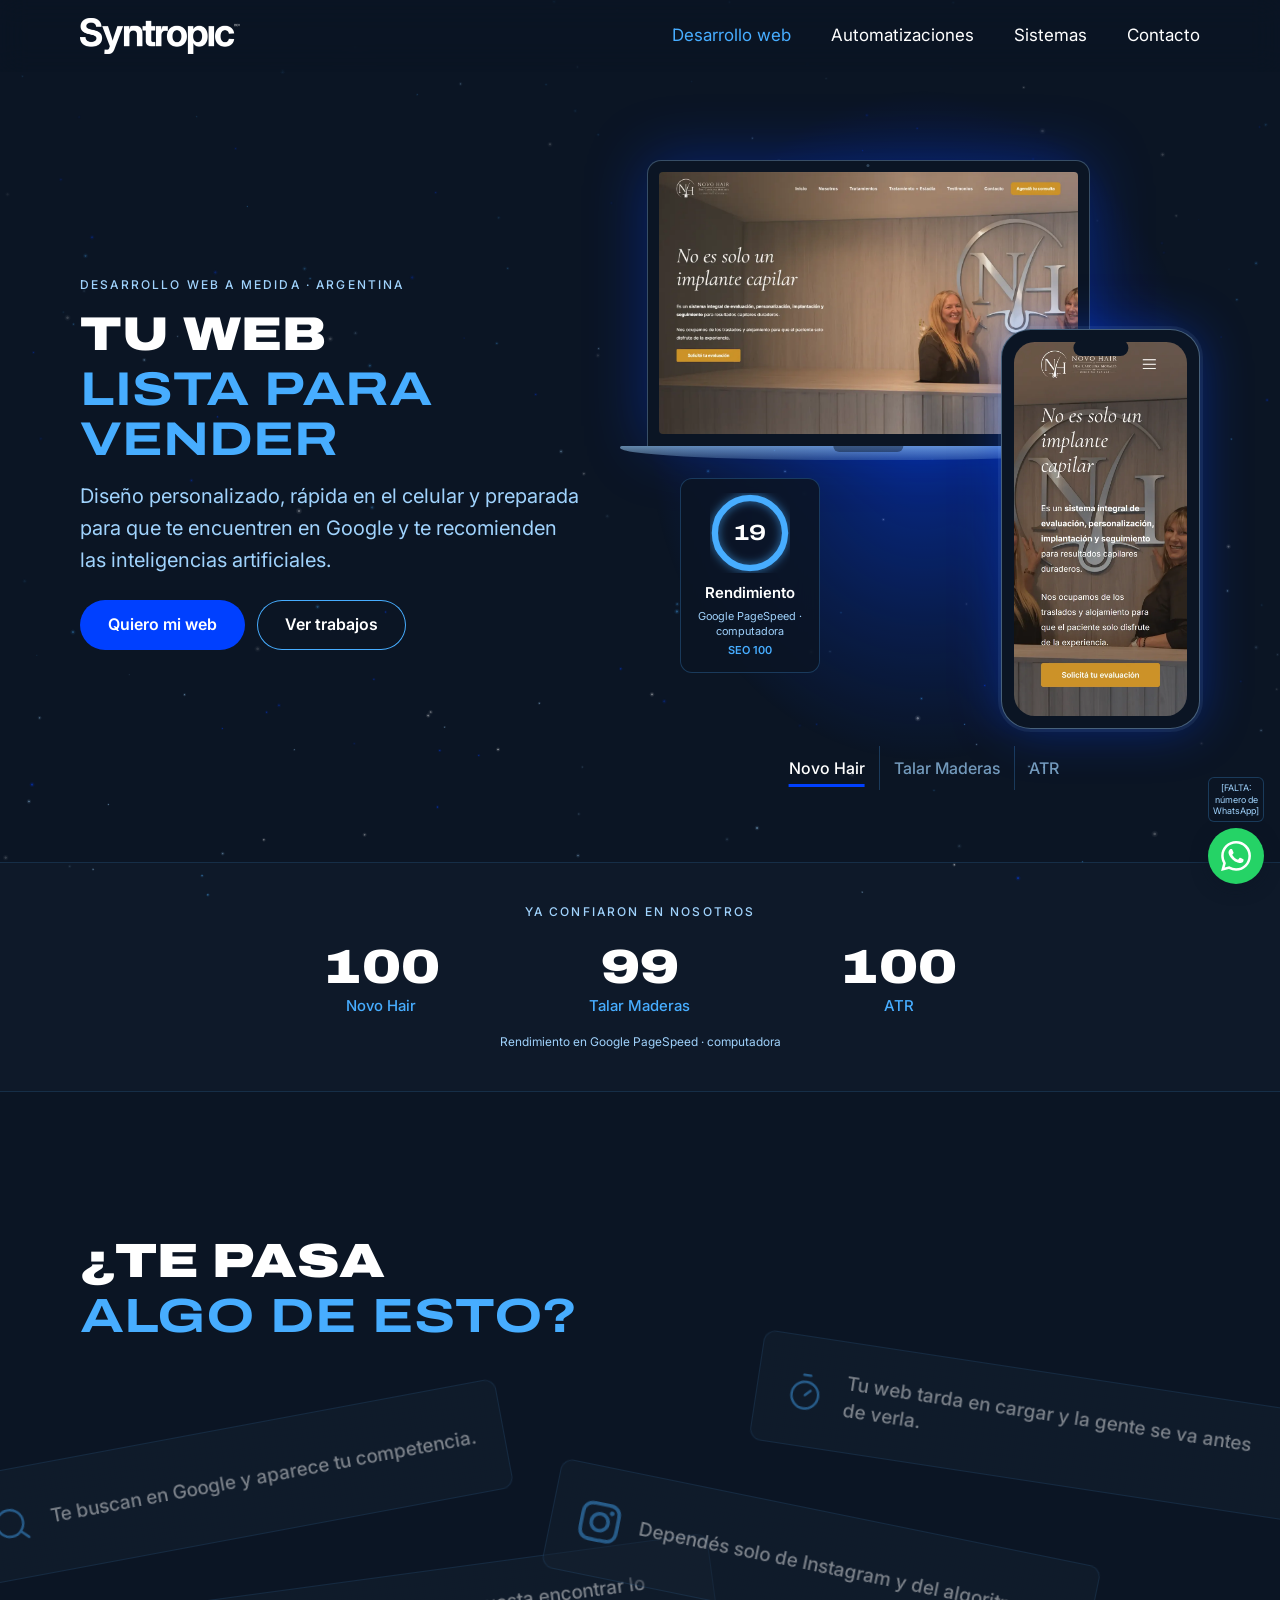
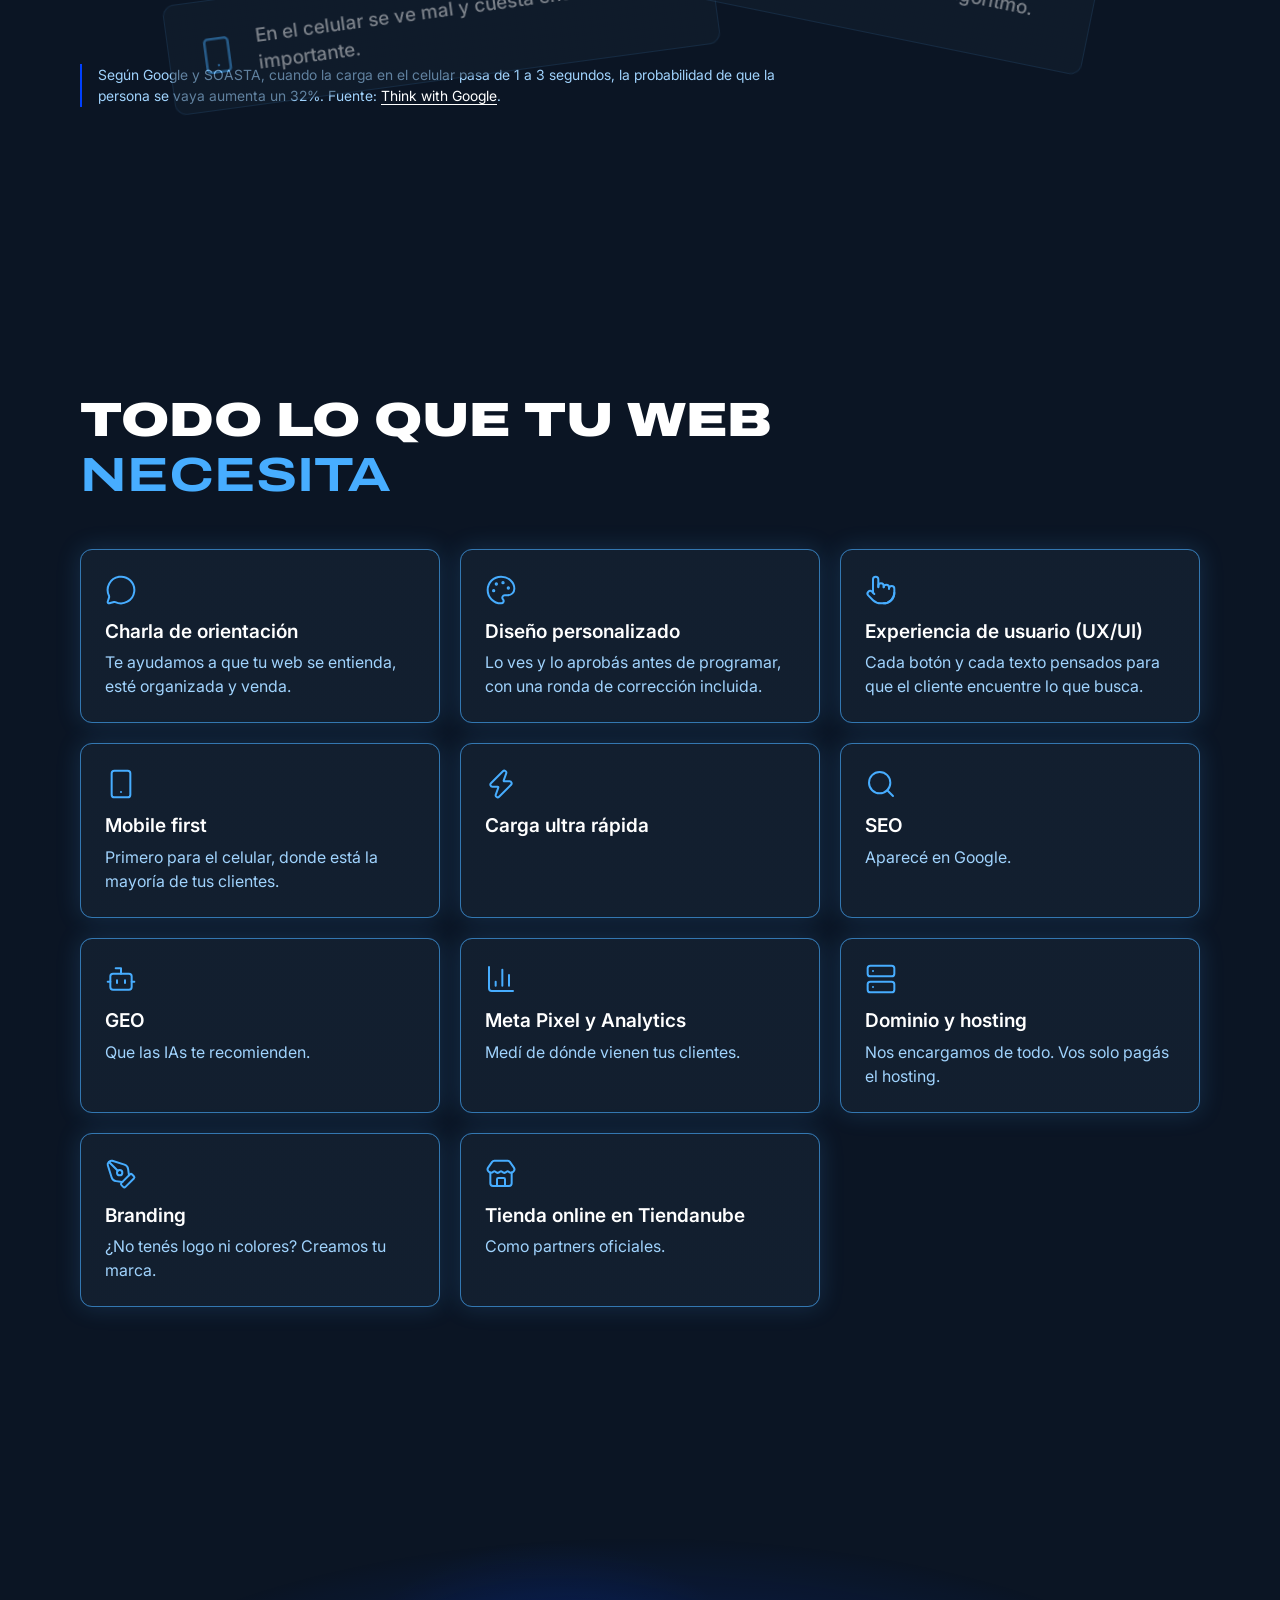
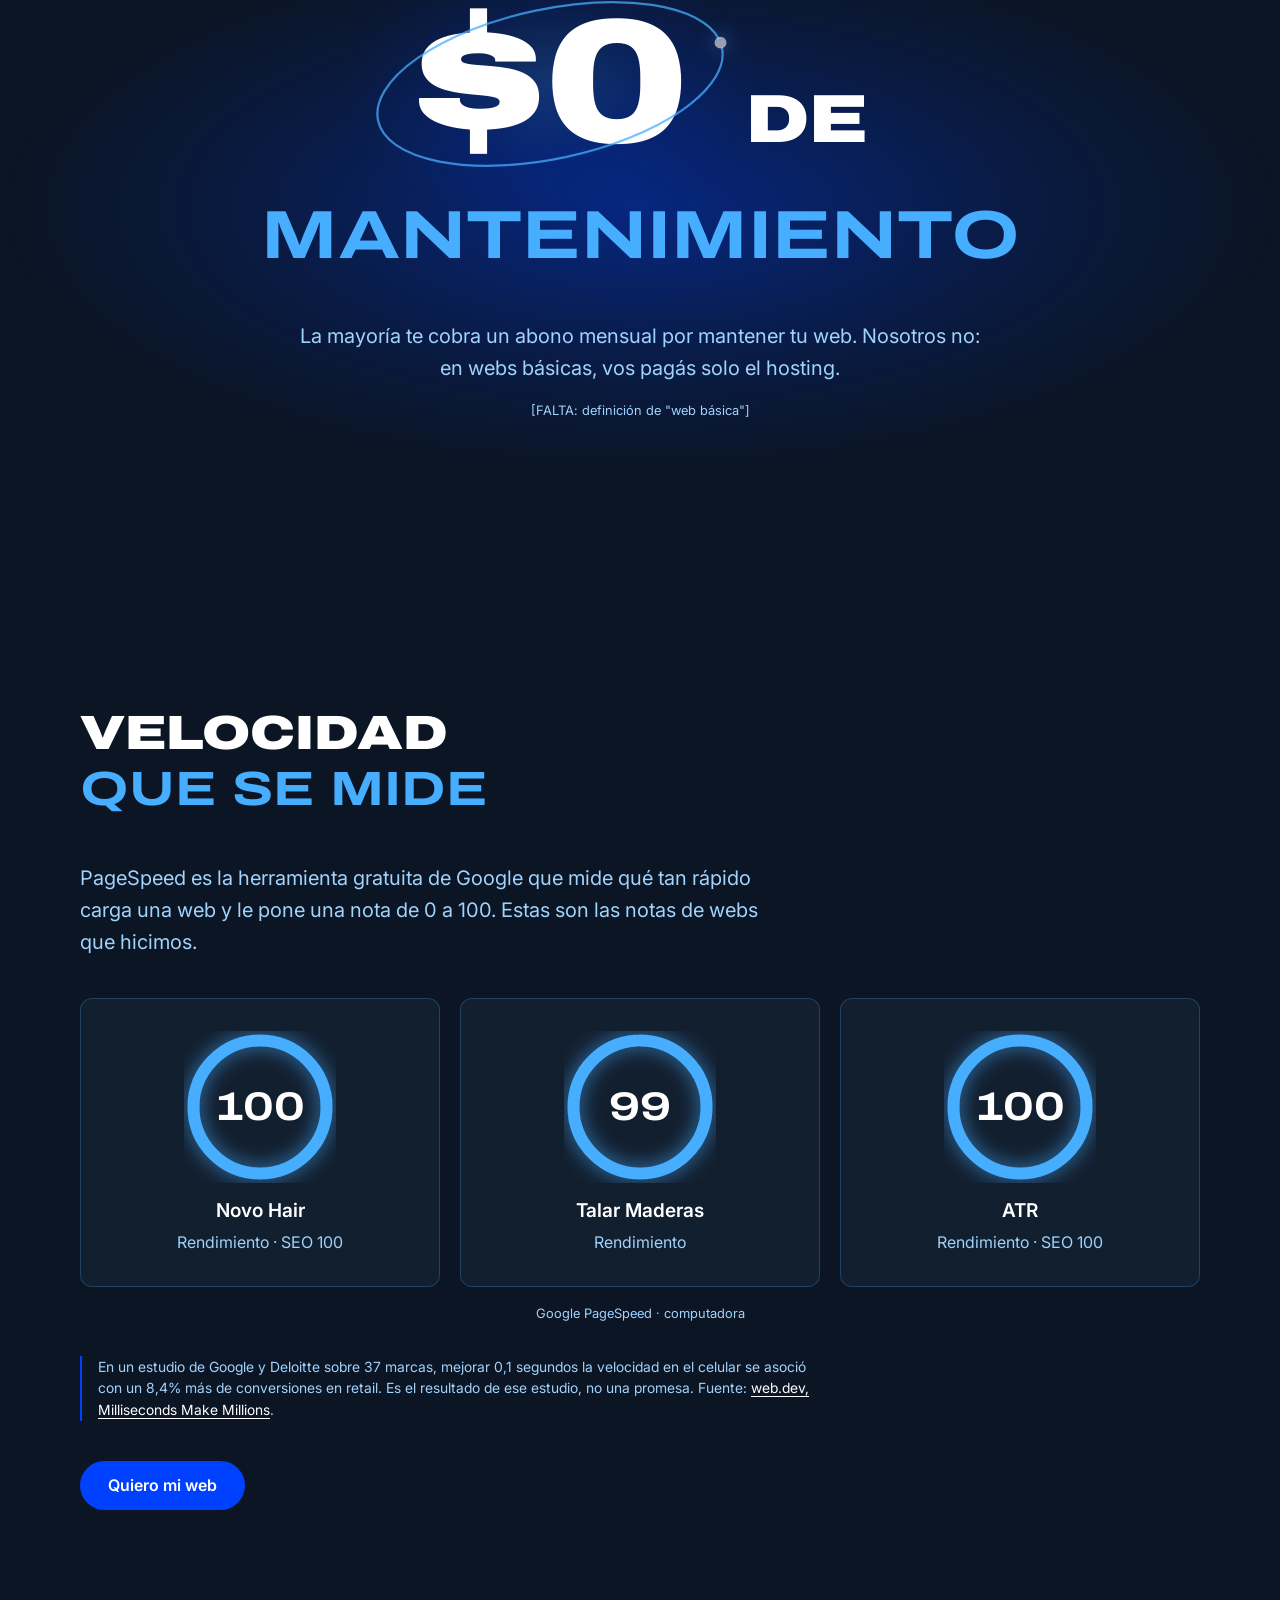
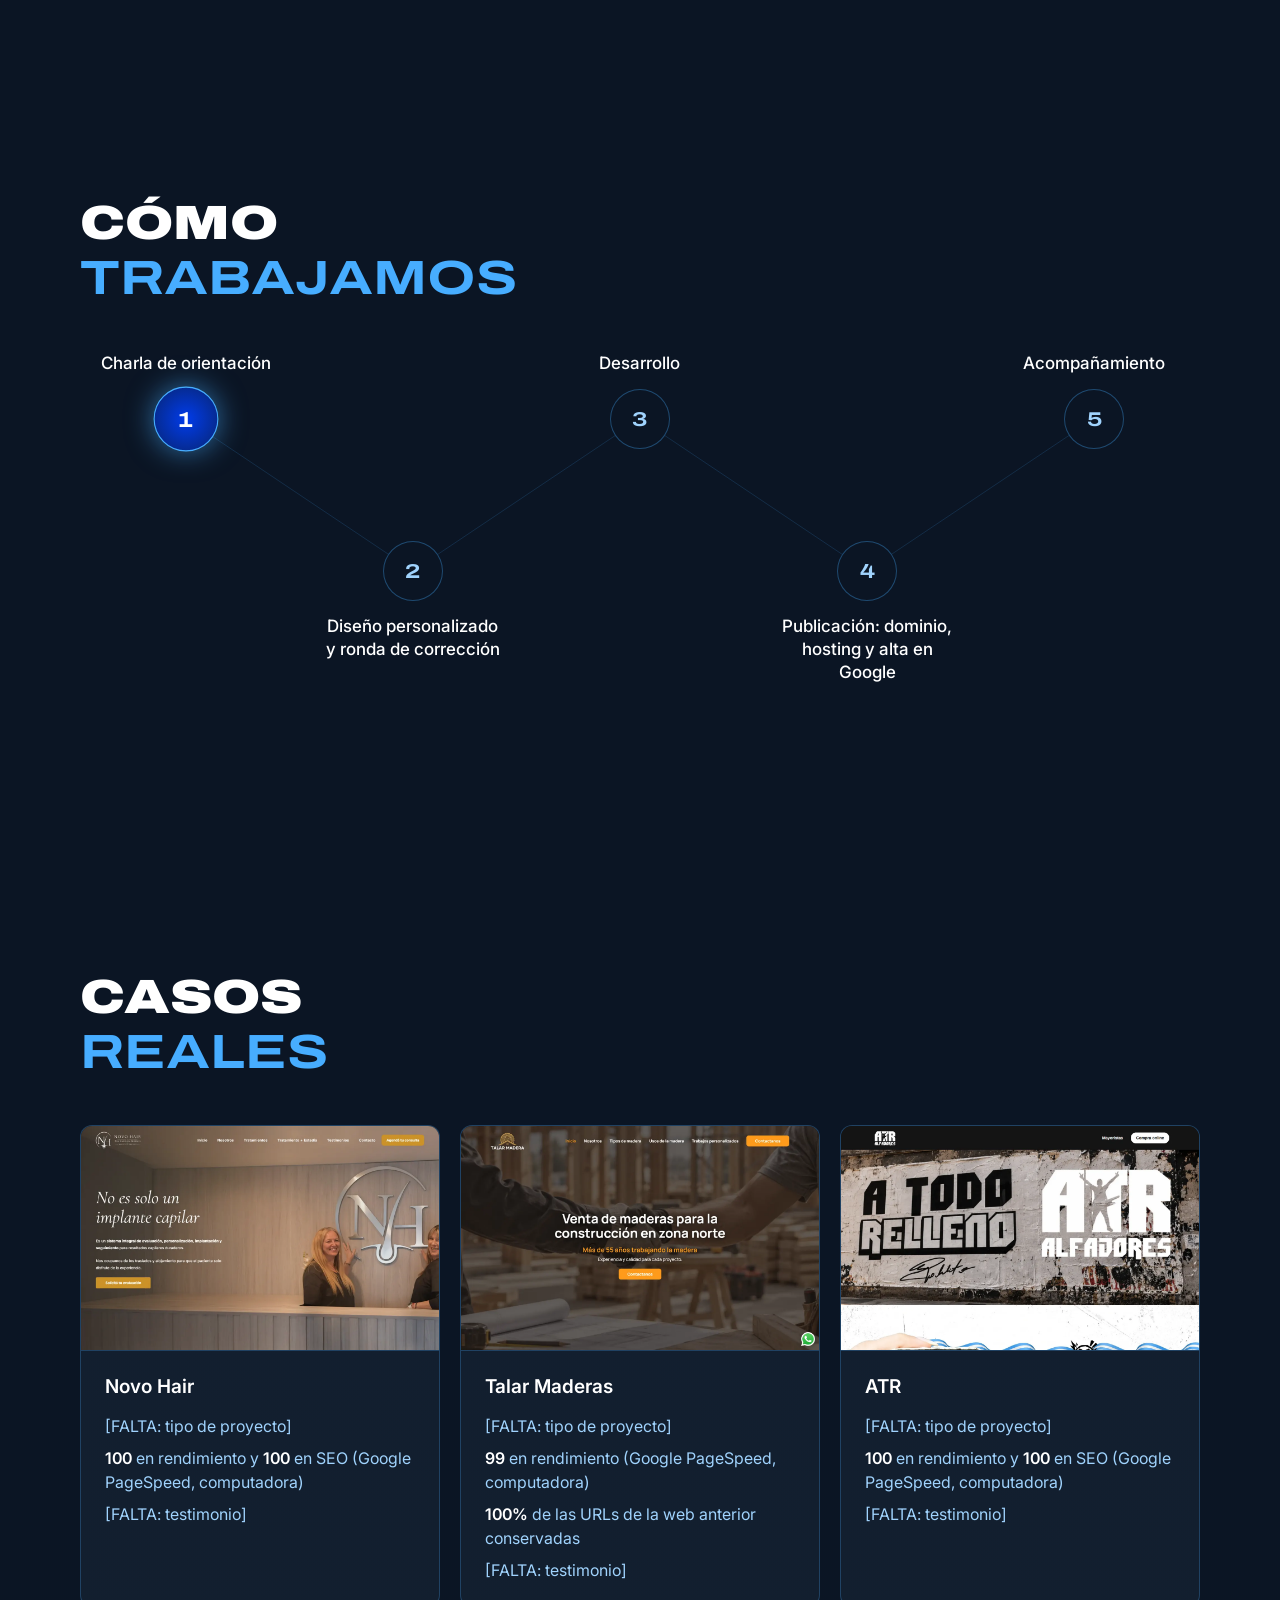
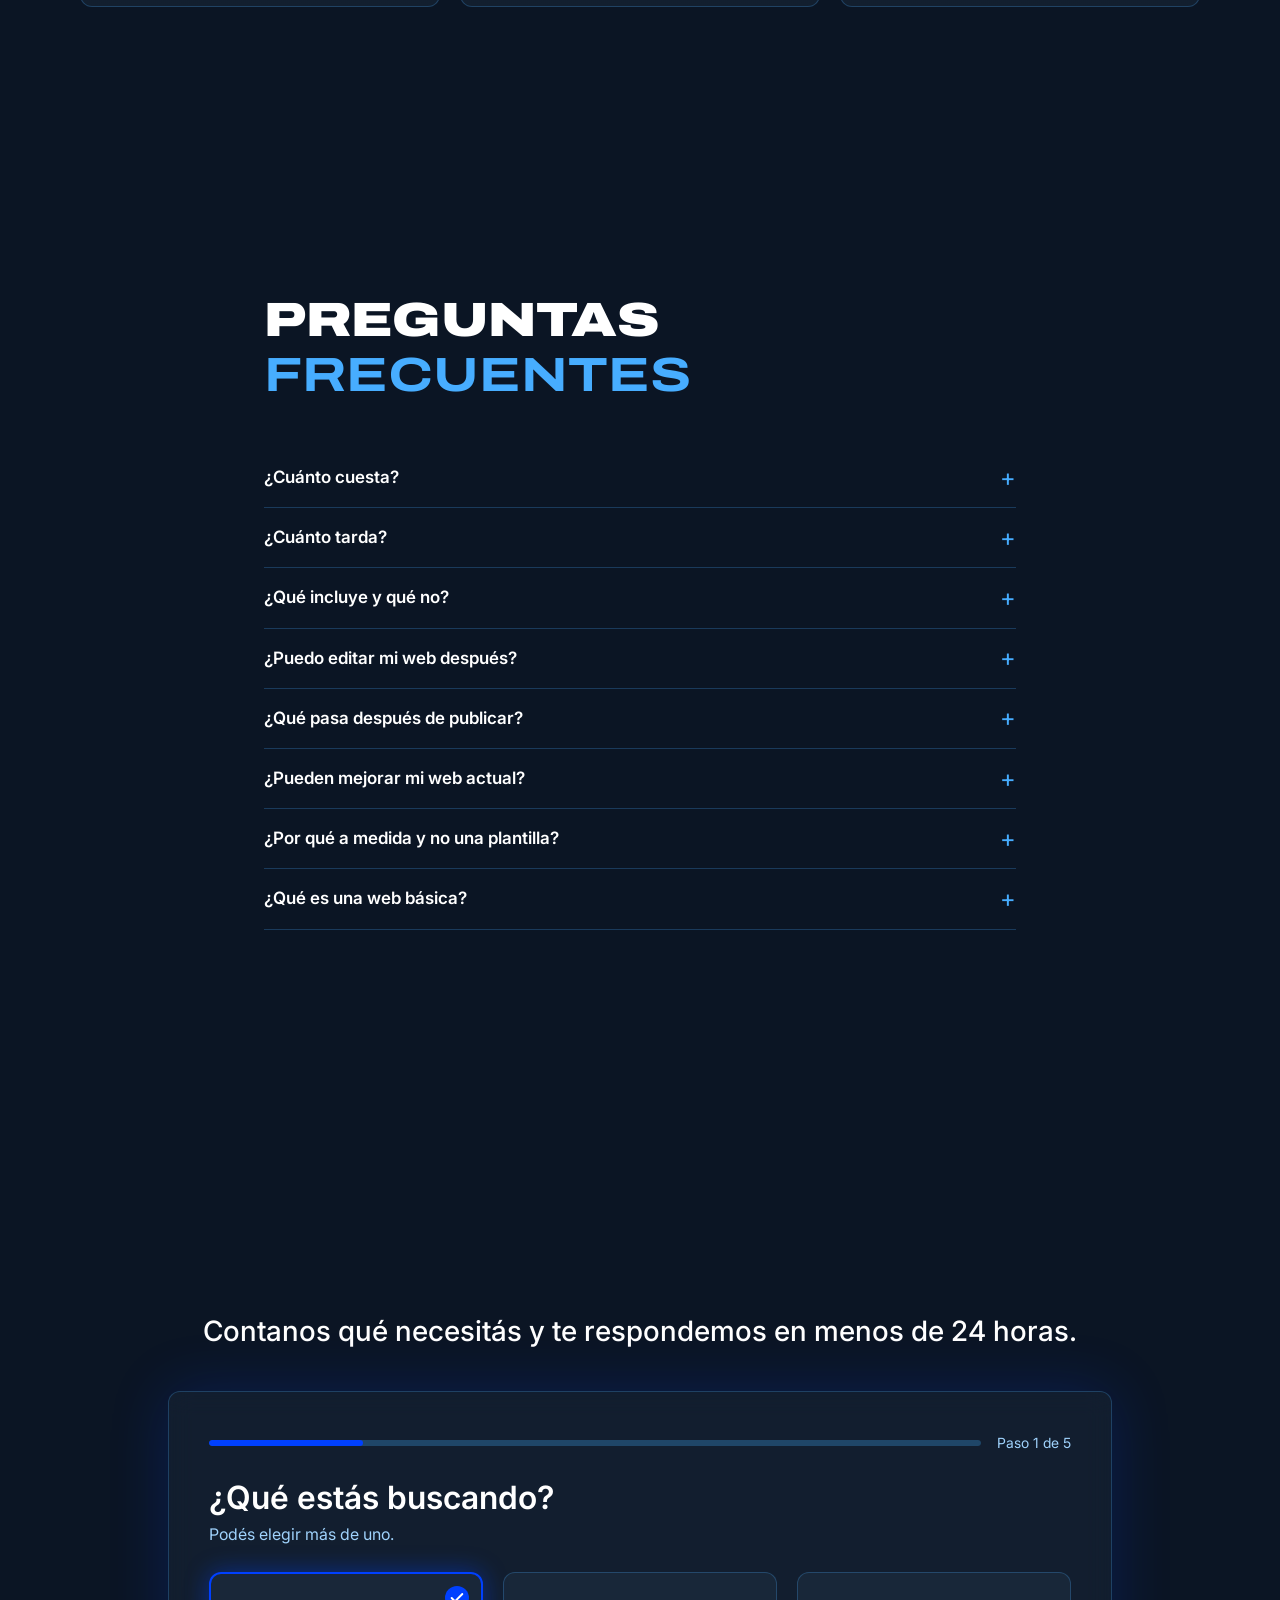
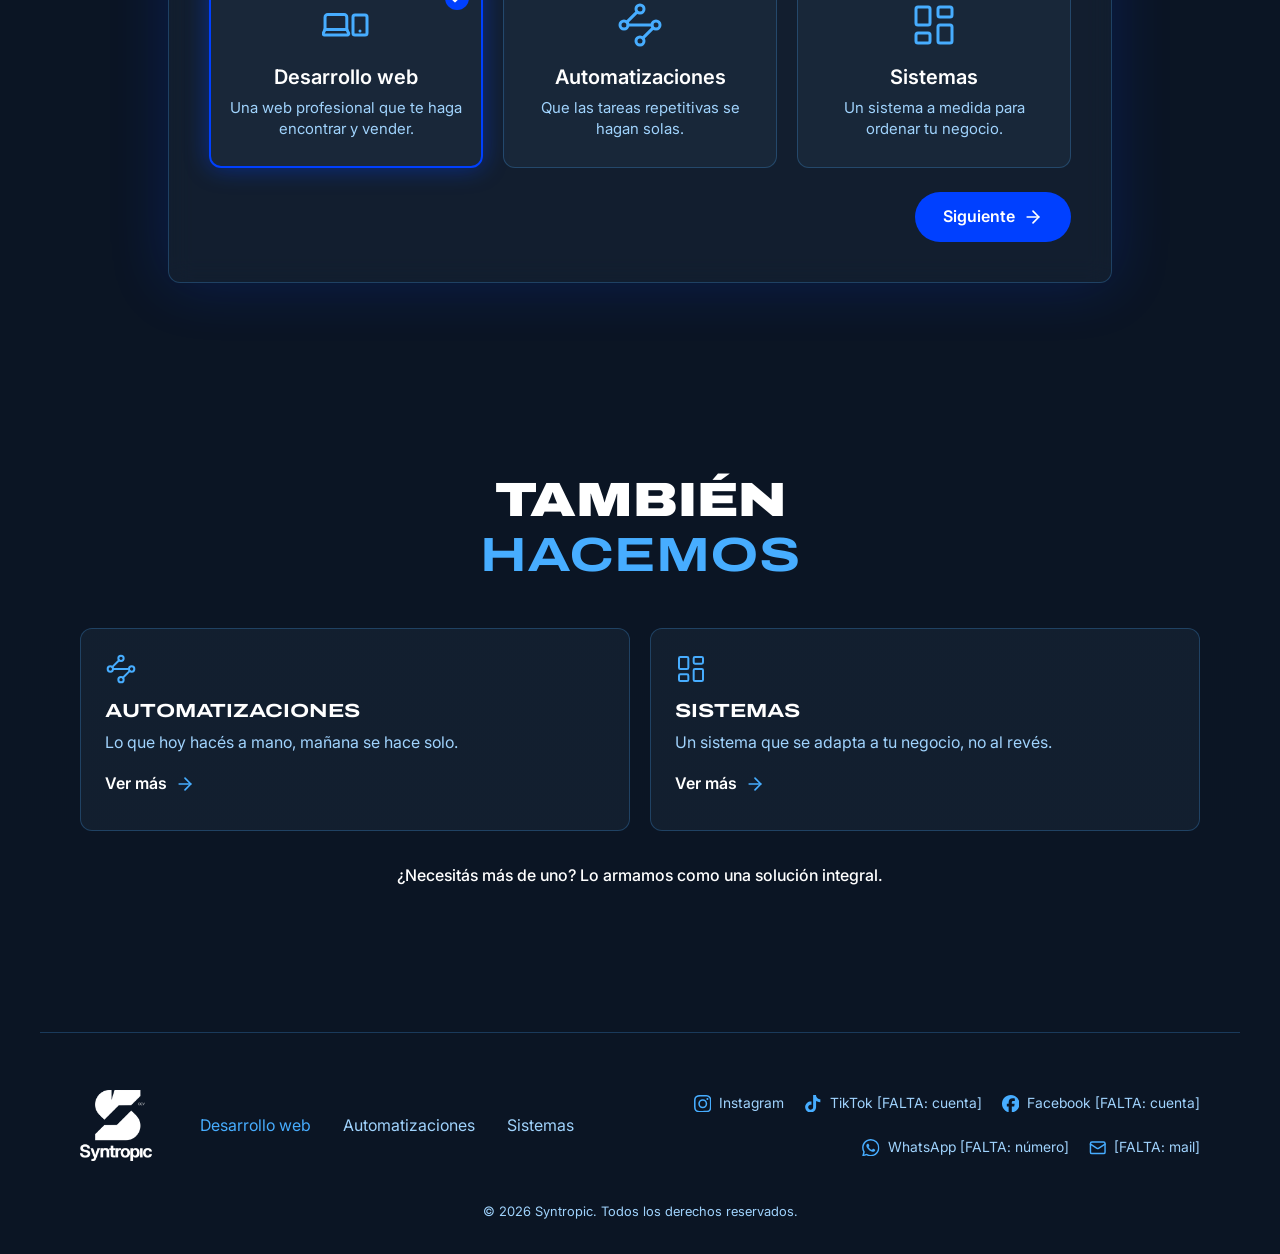
<file: sitio/desarrollo-web/index.html>
<!doctype html>
<html lang="es-AR">
<head>
  <meta charset="utf-8">
  <meta name="viewport" content="width=device-width, initial-scale=1">
  <title>Desarrollo web a medida en Argentina | Syntropic</title>
  <meta name="description" content="Creamos webs a medida, rápidas en el celular, preparadas para Google y las IAs, con dominio y hosting gestionados y sin costo de mantenimiento en webs básicas.">
  <link rel="preload" href="../assets/fonts/archivo-expanded-black.woff2" as="font" type="font/woff2" crossorigin>
  <link rel="preload" href="../assets/fonts/inter-regular.woff2" as="font" type="font/woff2" crossorigin>
  <link rel="stylesheet" href="../assets/css/base.css">
  <link rel="stylesheet" href="../assets/css/componentes.css">
  <link rel="stylesheet" href="../assets/css/secciones.css">
  <link rel="stylesheet" href="../assets/css/formulario.css">
  <link rel="stylesheet" href="../assets/css/servicio.css">
  <link rel="stylesheet" href="../assets/css/pagina-desarrollo-web.css">
  <!-- Marca que hay JavaScript: sin JS, el menú mobile queda siempre visible -->
  <script>document.documentElement.classList.add('js');</script>
  <!-- Datos estructurados. [FALTA-dominio] se reemplaza al publicar -->
  <script type="application/ld+json">
{
  "@context": "https://schema.org",
  "@graph": [
    {
      "@type": "Service",
      "name": "Desarrollo web",
      "serviceType": "Desarrollo web",
      "description": "Creamos webs a medida, rápidas en el celular, preparadas para Google y las IAs, con dominio y hosting gestionados y sin costo de mantenimiento en webs básicas.",
      "url": "https://[FALTA-dominio]/desarrollo-web/",
      "provider": {
        "@type": "Organization",
        "name": "Syntropic",
        "url": "https://[FALTA-dominio]/",
        "sameAs": [
          "https://www.instagram.com/syntropic__/"
        ]
      },
      "areaServed": {
        "@type": "Country",
        "name": "Argentina"
      }
    },
    {
      "@type": "FAQPage",
      "mainEntity": [
        {
          "@type": "Question",
          "name": "¿Cuánto cuesta?",
          "acceptedAnswer": {
            "@type": "Answer",
            "text": "[FALTA: respuesta de Mauro]"
          }
        },
        {
          "@type": "Question",
          "name": "¿Cuánto tarda?",
          "acceptedAnswer": {
            "@type": "Answer",
            "text": "[FALTA: respuesta de Mauro]"
          }
        },
        {
          "@type": "Question",
          "name": "¿Qué incluye y qué no?",
          "acceptedAnswer": {
            "@type": "Answer",
            "text": "[FALTA: respuesta de Mauro]"
          }
        },
        {
          "@type": "Question",
          "name": "¿Puedo editar mi web después?",
          "acceptedAnswer": {
            "@type": "Answer",
            "text": "[FALTA: respuesta de Mauro]"
          }
        },
        {
          "@type": "Question",
          "name": "¿Qué pasa después de publicar?",
          "acceptedAnswer": {
            "@type": "Answer",
            "text": "[FALTA: respuesta de Mauro]"
          }
        },
        {
          "@type": "Question",
          "name": "¿Pueden mejorar mi web actual?",
          "acceptedAnswer": {
            "@type": "Answer",
            "text": "[FALTA: respuesta de Mauro]"
          }
        },
        {
          "@type": "Question",
          "name": "¿Por qué a medida y no una plantilla?",
          "acceptedAnswer": {
            "@type": "Answer",
            "text": "[FALTA: respuesta de Mauro]"
          }
        },
        {
          "@type": "Question",
          "name": "¿Qué es una web básica?",
          "acceptedAnswer": {
            "@type": "Answer",
            "text": "[FALTA: respuesta de Mauro]"
          }
        }
      ]
    },
    {
      "@type": "BreadcrumbList",
      "itemListElement": [
        {
          "@type": "ListItem",
          "position": 1,
          "name": "Inicio",
          "item": "https://[FALTA-dominio]/"
        },
        {
          "@type": "ListItem",
          "position": 2,
          "name": "Desarrollo web",
          "item": "https://[FALTA-dominio]/desarrollo-web/"
        }
      ]
    }
  ]
}
  </script>
</head>
<body class="servicio servicio-web">

  <!-- ===================== Menú ===================== -->
  <header class="menu">
    <div class="menu-contenedor contenedor">
      <a class="menu-logo" href="../">
        <img src="../assets/img/logo-tipo-blanco.webp" alt="Syntropic" width="640" height="143">
      </a>

      <button class="menu-hamburguesa" type="button" aria-expanded="false" aria-controls="menu-principal" aria-label="Abrir menú">
        <span class="menu-hamburguesa-linea"></span>
        <span class="menu-hamburguesa-linea"></span>
        <span class="menu-hamburguesa-linea"></span>
      </button>

      <nav id="menu-principal" class="menu-nav" aria-label="Principal">
        <ul class="menu-lista">
          <li><a href="../desarrollo-web/" aria-current="page">Desarrollo web</a></li>
          <li><a href="../automatizaciones/">Automatizaciones</a></li>
          <li><a href="../sistemas/">Sistemas</a></li>
          <li><a href="#contacto">Contacto</a></li>
        </ul>
      </nav>
    </div>
  </header>

  <main>

    <!-- ===================== Hero ===================== -->
    <section id="inicio" class="hero-servicio hero-web">
      <div class="contenedor hero-servicio-contenedor">
        <div class="hero-servicio-texto">
          <p class="etiqueta">Desarrollo web a medida · Argentina</p>
          <h1>Tu web <span class="titulo-linea-2">lista para vender</span></h1>
          <p class="bajada">Diseño personalizado, rápida en el celular y preparada para que te encuentren en Google y te recomienden las inteligencias artificiales.</p>
          <div class="hero-servicio-botones">
          <a class="boton boton-seccion" href="#contacto" data-servicio="web">Quiero mi web</a>
          <a class="boton boton-seccion boton-secundario" href="#casos">Ver trabajos</a>
          </div>
        </div>

        <!-- Animación firma: "la web se arma sola" (pagina-desarrollo-web.js).
             La notebook y el celular son los de la landing (dispositivos.js). -->
        <div class="dw-visual hero-web-visual">
          <div class="dw-pantallas">
            <div class="notebook" aria-hidden="true">
              <div class="notebook-tapa">
                <div class="pantalla">
                  <img class="pantalla-captura activa" data-cliente="novo-hair" src="../assets/img/clientes/novo-hair-desktop.webp" alt="" width="1280" height="800" loading="lazy" decoding="async">
                  <img class="pantalla-captura" data-cliente="talar-maderas" data-src="../assets/img/clientes/talar-maderas-desktop.webp" alt="" width="1280" height="800" loading="lazy" decoding="async">
                  <img class="pantalla-captura" data-cliente="atr" data-src="../assets/img/clientes/atr-desktop.webp" alt="" width="1280" height="800" loading="lazy" decoding="async">
                </div>
              </div>
              <div class="notebook-base"></div>
            </div>

            <div class="celular">
              <div class="pantalla">
                <img class="pantalla-captura activa" data-cliente="novo-hair" src="../assets/img/clientes/novo-hair-mobile.webp" alt="Web de Novo Hair en el celular" width="640" height="1384" fetchpriority="high" decoding="async">
                <img class="pantalla-captura" data-cliente="talar-maderas" data-src="../assets/img/clientes/talar-maderas-mobile.webp" alt="Web de Talar Maderas en el celular" width="640" height="1384" loading="lazy" decoding="async" aria-hidden="true">
                <img class="pantalla-captura" data-cliente="atr" data-src="../assets/img/clientes/atr-mobile.webp" alt="Web de ATR en el celular" width="640" height="1384" loading="lazy" decoding="async" aria-hidden="true">
              </div>
            </div>

            <div class="dw-puntaje tarjeta-vidrio">
              <div class="dw-puntaje-circulo">
                <svg class="indicador" viewBox="0 0 64 64" aria-hidden="true" style="--puntaje: 100">
                  <circle class="indicador-fondo" cx="32" cy="32" r="28"></circle>
                  <circle class="indicador-arco" cx="32" cy="32" r="28" pathLength="100"></circle>
                </svg>
                <p class="dw-puntaje-numero">100</p>
              </div>
              <p class="dw-puntaje-titulo">Rendimiento</p>
              <p class="dw-puntaje-fuente">Google PageSpeed · computadora</p>
              <p class="dw-puntaje-seo">SEO <span class="dw-puntaje-seo-numero">100</span></p>
            </div>
          </div>

          <div class="clientes">
            <ul class="clientes-lista">
              <!-- Puntajes reales medidos por Mauro (nov 2026). Talar Maderas sin SEO hasta que esté en su dominio real. -->
              <li><button class="cliente" type="button" data-cliente="novo-hair" data-rendimiento="100" data-seo="100" aria-pressed="true">Novo Hair</button></li>
              <li><button class="cliente" type="button" data-cliente="talar-maderas" data-rendimiento="99" data-seo="" aria-pressed="false">Talar Maderas</button></li>
              <li><button class="cliente" type="button" data-cliente="atr" data-rendimiento="100" data-seo="100" aria-pressed="false">ATR</button></li>
            </ul>
          </div>
        </div>

      </div>
    </section>

    <!-- ===================== Confianza ===================== -->
    <div class="confianza">
      <div class="contenedor">
        <p class="etiqueta" data-entrada>Ya confiaron en nosotros</p>
        <!-- Puntajes reales medidos por Mauro (nov 2026), Google PageSpeed versión computadora -->
        <ul class="confianza-lista" data-entrada="grupo">
          <li><strong class="confianza-numero" data-contar="100">100</strong><span class="confianza-nombre">Novo Hair</span></li>
          <li><strong class="confianza-numero" data-contar="99">99</strong><span class="confianza-nombre">Talar Maderas</span></li>
          <li><strong class="confianza-numero" data-contar="100">100</strong><span class="confianza-nombre">ATR</span></li>
        </ul>
        <p class="confianza-fuente" data-entrada>Rendimiento en Google PageSpeed · computadora</p>
      </div>
    </div>

    <!-- ===================== El problema ===================== -->
    <section id="problema" class="seccion problema" aria-labelledby="titulo-problema">
      <div class="contenedor">
        <h2 id="titulo-problema" data-entrada>¿Te pasa <span class="titulo-linea-2">algo de esto?</span></h2>

        <!-- Entran desordenadas y se acomodan al llegar al centro (pagina-desarrollo-web.js) -->
        <ul class="grilla grilla-2 caos">
          <li><div class="tarjeta"><svg class="icono" aria-hidden="true"><use href="../assets/img/iconos.svg#i-search"></use></svg><p class="caos-texto">Te buscan en Google y aparece tu competencia.</p></div></li>
          <li><div class="tarjeta"><svg class="icono" aria-hidden="true"><use href="../assets/img/iconos.svg#i-timer"></use></svg><p class="caos-texto">Tu web tarda en cargar y la gente se va antes de verla.</p></div></li>
          <li><div class="tarjeta"><svg class="icono" aria-hidden="true"><use href="../assets/img/iconos.svg#i-smartphone"></use></svg><p class="caos-texto">En el celular se ve mal y cuesta encontrar lo importante.</p></div></li>
          <li><div class="tarjeta"><svg class="icono" aria-hidden="true"><use href="../assets/img/iconos.svg#i-instagram"></use></svg><p class="caos-texto">Dependés solo de Instagram y del algoritmo.</p></div></li>
        </ul>

        <p class="dato" data-entrada>Según Google y SOASTA, cuando la carga en el celular pasa de 1 a 3 segundos, la probabilidad de que la persona se vaya aumenta un 32%. Fuente: <a href="https://www.thinkwithgoogle.com/_qs/documents/2453/64237_mobile-page-speed-new-industry-benchmarks_D2QxHYw.pdf" target="_blank" rel="noopener">Think with Google</a>.</p>
      </div>
    </section>

    <!-- ===================== Qué incluye ===================== -->
    <section id="que-incluye" class="seccion incluye" aria-labelledby="titulo-que-incluye">
      <div class="contenedor">
        <h2 id="titulo-que-incluye" data-entrada>Todo lo que tu web <span class="titulo-linea-2">necesita</span></h2>

        <!-- Las tarjetas se encienden en orden, como estrellas -->
        <ul class="grilla grilla-3 estrellas">
          <li class="tarjeta"><svg class="icono" aria-hidden="true"><use href="../assets/img/iconos.svg#i-message-circle"></use></svg><h3>Charla de orientación</h3><p>Te ayudamos a que tu web se entienda, esté organizada y venda.</p></li>
          <li class="tarjeta a-confirmar" data-confirmar="si se nombra Canva"><svg class="icono" aria-hidden="true"><use href="../assets/img/iconos.svg#i-palette"></use></svg><h3>Diseño personalizado</h3><p>Lo ves y lo aprobás antes de programar, con una ronda de corrección incluida.</p></li>
          <li class="tarjeta"><svg class="icono" aria-hidden="true"><use href="../assets/img/iconos.svg#i-pointer"></use></svg><h3>Experiencia de usuario (UX/UI)</h3><p>Cada botón y cada texto pensados para que el cliente encuentre lo que busca.</p></li>
          <li class="tarjeta"><svg class="icono" aria-hidden="true"><use href="../assets/img/iconos.svg#i-smartphone"></use></svg><h3>Mobile first</h3><p>Primero para el celular, donde está la mayoría de tus clientes.</p></li>
          <li class="tarjeta"><svg class="icono" aria-hidden="true"><use href="../assets/img/iconos.svg#i-zap"></use></svg><h3>Carga ultra rápida</h3></li>
          <li class="tarjeta"><svg class="icono" aria-hidden="true"><use href="../assets/img/iconos.svg#i-search"></use></svg><h3>SEO</h3><p>Aparecé en Google.</p></li>
          <li class="tarjeta"><svg class="icono" aria-hidden="true"><use href="../assets/img/iconos.svg#i-bot"></use></svg><h3>GEO</h3><p>Que las IAs te recomienden.</p></li>
          <li class="tarjeta"><svg class="icono" aria-hidden="true"><use href="../assets/img/iconos.svg#i-chart-column"></use></svg><h3>Meta Pixel y Analytics</h3><p>Medí de dónde vienen tus clientes.</p></li>
          <li class="tarjeta"><svg class="icono" aria-hidden="true"><use href="../assets/img/iconos.svg#i-server"></use></svg><h3>Dominio y hosting</h3><p>Nos encargamos de todo. Vos solo pagás el hosting.</p></li>
          <li class="tarjeta"><svg class="icono" aria-hidden="true"><use href="../assets/img/iconos.svg#i-pen-tool"></use></svg><h3>Branding</h3><p>¿No tenés logo ni colores? Creamos tu marca.</p></li>
          <li class="tarjeta a-confirmar" data-confirmar="tarjeta de Tiendanube"><svg class="icono" aria-hidden="true"><use href="../assets/img/iconos.svg#i-store"></use></svg><h3>Tienda online en Tiendanube</h3><p>Como partners oficiales.</p></li>
        </ul>
      </div>
    </section>

    <!-- ===================== Sin costo de mantenimiento ===================== -->
    <section id="mantenimiento" class="seccion mantenimiento centrada" aria-labelledby="titulo-mantenimiento">
      <div class="contenedor">
        <h2 id="titulo-mantenimiento" data-entrada><span class="cero">$0</span> de <span class="titulo-linea-2">mantenimiento</span></h2>
        <p class="seccion-texto" data-entrada>La mayoría te cobra un abono mensual por mantener tu web. Nosotros no: en webs básicas, vos pagás solo el hosting.</p>
        <p class="mantenimiento-letra" data-entrada>[FALTA: definición de "web básica"]</p>
      </div>
    </section>

    <!-- ===================== Velocidad que se mide ===================== -->
    <section id="velocidad" class="seccion velocidad" aria-labelledby="titulo-velocidad">
      <div class="contenedor">
        <h2 id="titulo-velocidad" data-entrada>Velocidad <span class="titulo-linea-2">que se mide</span></h2>
        <p class="seccion-texto" data-entrada>PageSpeed es la herramienta gratuita de Google que mide qué tan rápido carga una web y le pone una nota de 0 a 100. Estas son las notas de webs que hicimos.</p>

        <ul class="anillos">
          <li class="anillo tarjeta">
            <div class="anillo-circulo">
              <svg class="indicador" viewBox="0 0 64 64" aria-hidden="true" style="--puntaje: 100"><circle class="indicador-fondo" cx="32" cy="32" r="28"></circle><circle class="indicador-arco" cx="32" cy="32" r="28" pathLength="100"></circle></svg>
              <p class="anillo-numero" data-contar="100">100</p>
            </div>
            <h3>Novo Hair</h3>
            <p>Rendimiento · SEO 100</p>
          </li>
          <li class="anillo tarjeta">
            <div class="anillo-circulo">
              <svg class="indicador" viewBox="0 0 64 64" aria-hidden="true" style="--puntaje: 99"><circle class="indicador-fondo" cx="32" cy="32" r="28"></circle><circle class="indicador-arco" cx="32" cy="32" r="28" pathLength="100"></circle></svg>
              <p class="anillo-numero" data-contar="99">99</p>
            </div>
            <h3>Talar Maderas</h3>
            <p>Rendimiento</p>
          </li>
          <li class="anillo tarjeta">
            <div class="anillo-circulo">
              <svg class="indicador" viewBox="0 0 64 64" aria-hidden="true" style="--puntaje: 100"><circle class="indicador-fondo" cx="32" cy="32" r="28"></circle><circle class="indicador-arco" cx="32" cy="32" r="28" pathLength="100"></circle></svg>
              <p class="anillo-numero" data-contar="100">100</p>
            </div>
            <h3>ATR</h3>
            <p>Rendimiento · SEO 100</p>
          </li>
        </ul>
        <p class="anillos-fuente">Google PageSpeed · computadora</p>

        <p class="dato" data-entrada>En un estudio de Google y Deloitte sobre 37 marcas, mejorar 0,1 segundos la velocidad en el celular se asoció con un 8,4% más de conversiones en retail. Es el resultado de ese estudio, no una promesa. Fuente: <a href="https://web.dev/case-studies/milliseconds-make-millions" target="_blank" rel="noopener">web.dev, Milliseconds Make Millions</a>.</p>

        <a class="boton boton-seccion boton-medio" data-entrada href="#contacto" data-servicio="web">Quiero mi web</a>
      </div>
    </section>

    <!-- ===================== Cómo trabajamos ===================== -->
    <section id="como-trabajamos" class="seccion trabajamos" aria-labelledby="titulo-como-trabajamos">
      <div class="contenedor">
        <h2 id="titulo-como-trabajamos" data-entrada>Cómo <span class="titulo-linea-2">trabajamos</span></h2>

        <!-- La línea que une las estrellas la dibuja servicio.js -->
        <ol class="constelacion a-confirmar" data-confirmar="Confirmar los pasos y si se muestran plazos" style="--pasos: 5">
          <li class="constelacion-paso">
            <span class="constelacion-estrella" aria-hidden="true">1</span>
            <p class="constelacion-texto">Charla de orientación</p>
          </li>
          <li class="constelacion-paso">
            <span class="constelacion-estrella" aria-hidden="true">2</span>
            <p class="constelacion-texto">Diseño personalizado y ronda de corrección</p>
          </li>
          <li class="constelacion-paso">
            <span class="constelacion-estrella" aria-hidden="true">3</span>
            <p class="constelacion-texto">Desarrollo</p>
          </li>
          <li class="constelacion-paso">
            <span class="constelacion-estrella" aria-hidden="true">4</span>
            <p class="constelacion-texto">Publicación: dominio, hosting y alta en Google</p>
          </li>
          <li class="constelacion-paso">
            <span class="constelacion-estrella" aria-hidden="true">5</span>
            <p class="constelacion-texto">Acompañamiento</p>
          </li>
        </ol>
      </div>
    </section>

    <!-- ===================== Casos reales ===================== -->
    <section id="casos" class="seccion casos" aria-labelledby="titulo-casos">
      <div class="contenedor">
        <h2 id="titulo-casos" data-entrada>Casos <span class="titulo-linea-2">reales</span></h2>

        <!-- [FALTA: permiso de cada cliente antes de publicar] -->
        <ul class="casos-lista">
          <li class="caso tarjeta">
            <img src="../assets/img/clientes/novo-hair-desktop.webp" alt="Web de Novo Hair en la computadora" width="1280" height="800" loading="lazy" decoding="async">
            <div class="caso-texto">
              <h3>Novo Hair</h3>
              <p>[FALTA: tipo de proyecto]</p>
              <p class="caso-dato"><strong>100</strong> en rendimiento y <strong>100</strong> en SEO (Google PageSpeed, computadora)</p>
              <p>[FALTA: testimonio]</p>
            </div>
          </li>
          <li class="caso tarjeta">
            <img src="../assets/img/clientes/talar-maderas-desktop.webp" alt="Web de Talar Maderas en la computadora" width="1280" height="800" loading="lazy" decoding="async">
            <div class="caso-texto">
              <h3>Talar Maderas</h3>
              <p>[FALTA: tipo de proyecto]</p>
              <p class="caso-dato"><strong>99</strong> en rendimiento (Google PageSpeed, computadora)</p>
              <p class="caso-dato"><strong>100%</strong> de las URLs de la web anterior conservadas</p>
              <p>[FALTA: testimonio]</p>
            </div>
          </li>
          <li class="caso tarjeta">
            <img src="../assets/img/clientes/atr-desktop.webp" alt="Web de ATR en la computadora" width="1280" height="800" loading="lazy" decoding="async">
            <div class="caso-texto">
              <h3>ATR</h3>
              <p>[FALTA: tipo de proyecto]</p>
              <p class="caso-dato"><strong>100</strong> en rendimiento y <strong>100</strong> en SEO (Google PageSpeed, computadora)</p>
              <p>[FALTA: testimonio]</p>
            </div>
          </li>
        </ul>
      </div>
    </section>

    <!-- ===================== Preguntas frecuentes ===================== -->
    <section id="preguntas-frecuentes" class="seccion faq" aria-labelledby="titulo-preguntas-frecuentes">
      <div class="contenedor">
        <h2 id="titulo-preguntas-frecuentes" data-entrada>Preguntas <span class="titulo-linea-2">frecuentes</span></h2>

        <div class="acordeon" data-entrada="grupo">
          <details class="acordeon-item">
            <summary>¿Cuánto cuesta?</summary>
            <p>[FALTA: respuesta de Mauro]</p>
          </details>
          <details class="acordeon-item">
            <summary>¿Cuánto tarda?</summary>
            <p>[FALTA: respuesta de Mauro]</p>
          </details>
          <details class="acordeon-item">
            <summary>¿Qué incluye y qué no?</summary>
            <p>[FALTA: respuesta de Mauro]</p>
          </details>
          <details class="acordeon-item">
            <summary>¿Puedo editar mi web después?</summary>
            <p>[FALTA: respuesta de Mauro]</p>
          </details>
          <details class="acordeon-item">
            <summary>¿Qué pasa después de publicar?</summary>
            <p>[FALTA: respuesta de Mauro]</p>
          </details>
          <details class="acordeon-item">
            <summary>¿Pueden mejorar mi web actual?</summary>
            <p>[FALTA: respuesta de Mauro]</p>
          </details>
          <details class="acordeon-item">
            <summary>¿Por qué a medida y no una plantilla?</summary>
            <p>[FALTA: respuesta de Mauro]</p>
          </details>
          <details class="acordeon-item">
            <summary>¿Qué es una web básica?</summary>
            <p>[FALTA: respuesta de Mauro]</p>
          </details>
        </div>
      </div>
    </section>

    <!-- ===================== Hablemos (formulario) ===================== -->
    <section id="contacto" class="seccion contacto" aria-labelledby="titulo-contacto">
      <div class="contenedor">
        <h2 id="titulo-contacto">Hablemos</h2>
        <p class="frase" data-entrada>Contanos qué necesitás y te respondemos en menos de 24 horas.</p>

        <!-- El formulario lo arma formulario.js (el mismo en todas las páginas) -->
        <div class="formulario-lugar" data-formulario data-servicio="web" data-entrada>
          <noscript><p>Para completar el formulario, activá JavaScript en tu navegador.</p></noscript>
        </div>
      </div>
    </section>

    <!-- ===================== También hacemos ===================== -->
    <section id="tambien-hacemos" class="seccion tambien" aria-labelledby="titulo-tambien-hacemos">
      <div class="contenedor">
        <h2 id="titulo-tambien-hacemos" data-entrada>También <span class="titulo-linea-2">hacemos</span></h2>

        <ul class="tambien-lista" data-entrada="grupo">
          <li>
            <a class="tarjeta tambien-tarjeta" href="../automatizaciones/">
              <svg class="icono" aria-hidden="true"><use href="../assets/img/iconos.svg#i-waypoints"></use></svg>
              <h3>Automatizaciones</h3>
              <p>Lo que hoy hacés a mano, mañana se hace solo.</p>
              <span class="tambien-ver">Ver más <svg class="icono" aria-hidden="true"><use href="../assets/img/iconos.svg#i-arrow-right"></use></svg></span>
            </a>
          </li>
          <li>
            <a class="tarjeta tambien-tarjeta" href="../sistemas/">
              <svg class="icono" aria-hidden="true"><use href="../assets/img/iconos.svg#i-layout-dashboard"></use></svg>
              <h3>Sistemas</h3>
              <p>Un sistema que se adapta a tu negocio, no al revés.</p>
              <span class="tambien-ver">Ver más <svg class="icono" aria-hidden="true"><use href="../assets/img/iconos.svg#i-arrow-right"></use></svg></span>
            </a>
          </li>
        </ul>
        <p class="tambien-linea" data-entrada>¿Necesitás más de uno? Lo armamos como una solución integral.</p>
      </div>
    </section>

  </main>

  <!-- ===================== Footer ===================== -->
  <footer class="footer">
    <div class="footer-contenedor contenedor">
      <a class="footer-logo" href="../">
        <img src="../assets/img/logo-blanco.webp" alt="Syntropic" width="480" height="475" loading="lazy" decoding="async">
      </a>

      <nav class="footer-nav" aria-label="Servicios">
        <ul>
          <li><a href="../desarrollo-web/" aria-current="page">Desarrollo web</a></li>
          <li><a href="../automatizaciones/">Automatizaciones</a></li>
          <li><a href="../sistemas/">Sistemas</a></li>
        </ul>
      </nav>

      <ul class="footer-contacto">
        <li><a href="https://www.instagram.com/syntropic__/" target="_blank" rel="noopener"><svg class="icono" aria-hidden="true"><use href="../assets/img/iconos.svg#i-instagram"></use></svg> Instagram</a></li>
        <li><svg class="icono" aria-hidden="true"><use href="../assets/img/iconos.svg#i-tiktok"></use></svg> TikTok [FALTA: cuenta]</li>
        <li><svg class="icono" aria-hidden="true"><use href="../assets/img/iconos.svg#i-facebook"></use></svg> Facebook [FALTA: cuenta]</li>
        <li><svg class="icono" aria-hidden="true"><use href="../assets/img/iconos.svg#i-whatsapp"></use></svg> WhatsApp [FALTA: número]</li>
        <li><svg class="icono" aria-hidden="true"><use href="../assets/img/iconos.svg#i-mail"></use></svg> [FALTA: mail]</li>
      </ul>
    </div>

    <p class="footer-legal contenedor">© 2026 Syntropic. Todos los derechos reservados.</p>
  </footer>

  <!-- ===================== WhatsApp flotante ===================== -->
  <div class="whatsapp">
    <span class="whatsapp-falta">[FALTA: número de WhatsApp]</span>
    <a class="whatsapp-boton" aria-label="Escribinos por WhatsApp">
      <svg class="icono" aria-hidden="true"><use href="../assets/img/iconos.svg#i-whatsapp"></use></svg>
    </a>
  </div>

  <script src="../assets/js/vendor/gsap.min.js" defer></script>
  <script src="../assets/js/vendor/ScrollTrigger.min.js" defer></script>
  <script src="../assets/js/utiles.js" defer></script>
  <script src="../assets/js/formulario.js" defer></script>
  <script src="../assets/js/interfaz.js" defer></script>
  <script src="../assets/js/entradas.js" defer></script>
  <script src="../assets/js/servicio.js" defer></script>
  <script src="../assets/js/dispositivos.js" defer></script>
  <script src="../assets/js/particulas-servicio.js" defer></script>
  <script src="../assets/js/pagina-desarrollo-web.js" defer></script>
</body>
</html>
</file>
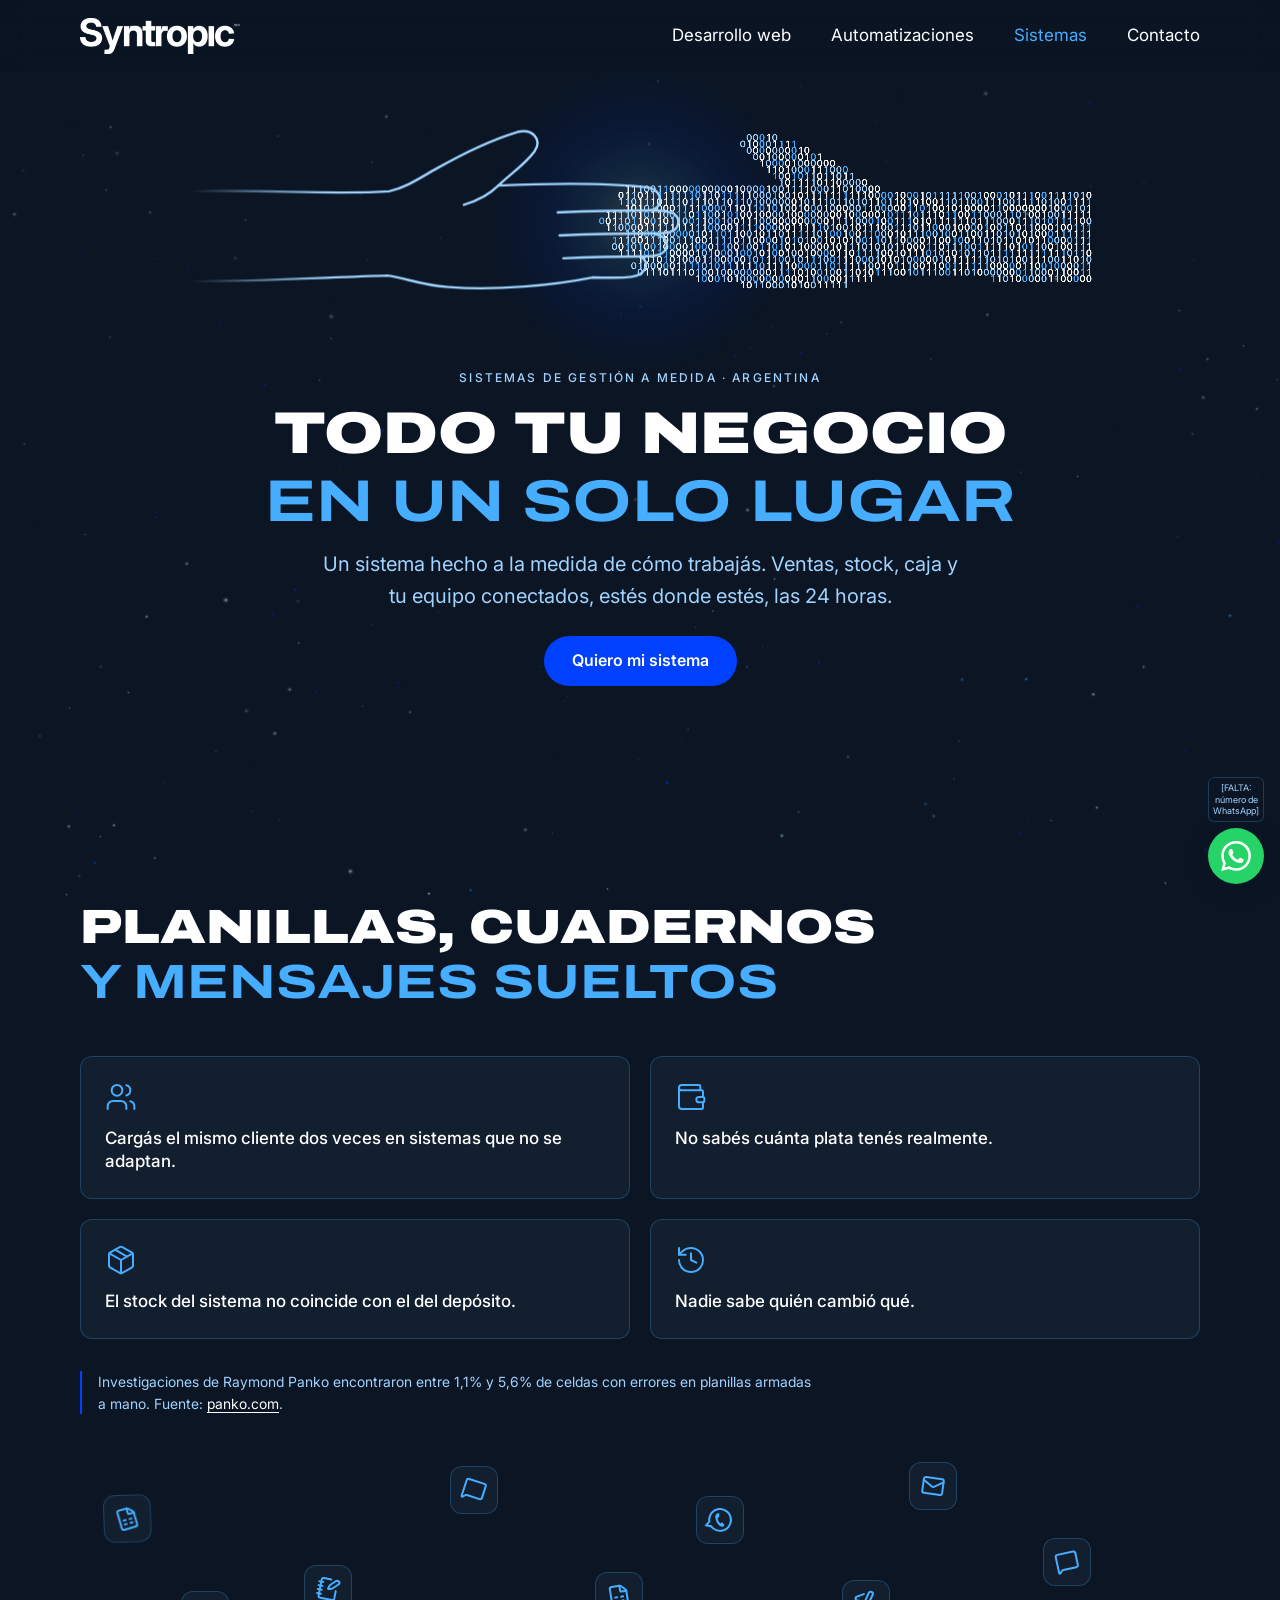
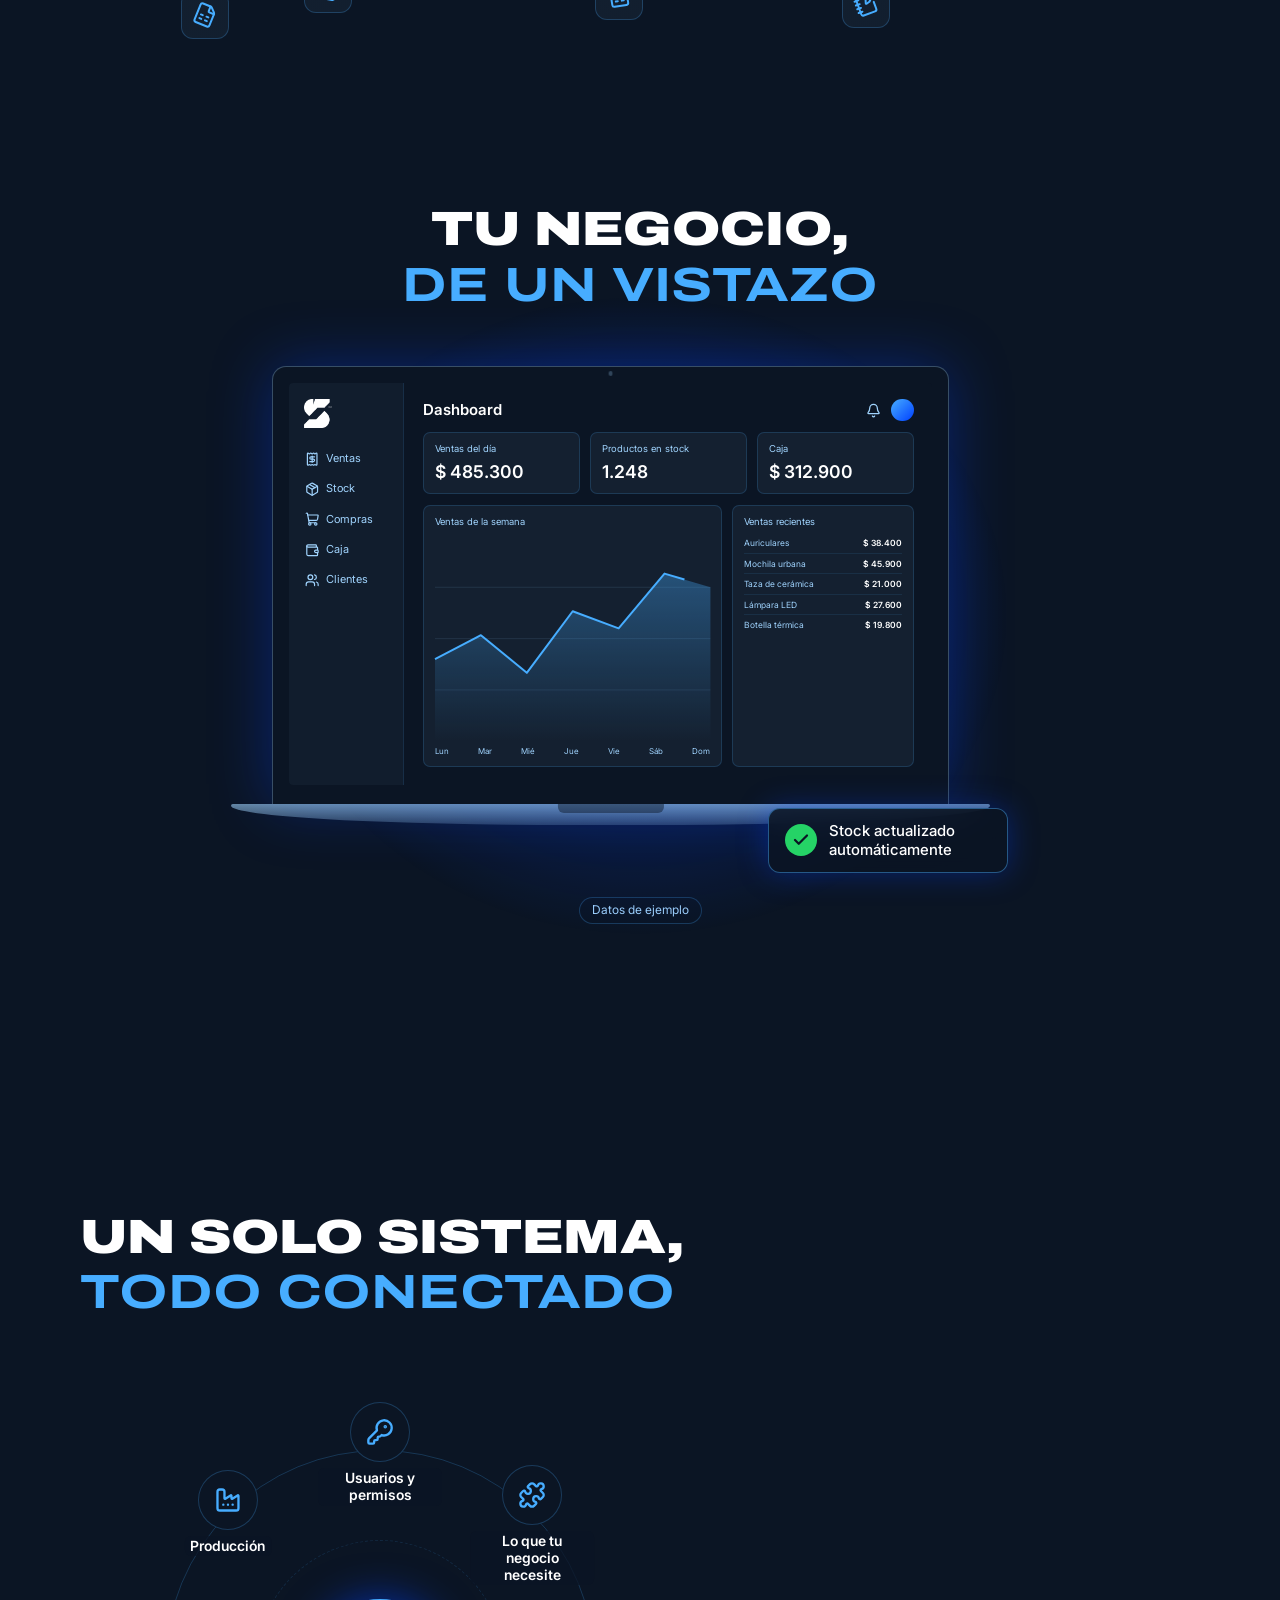
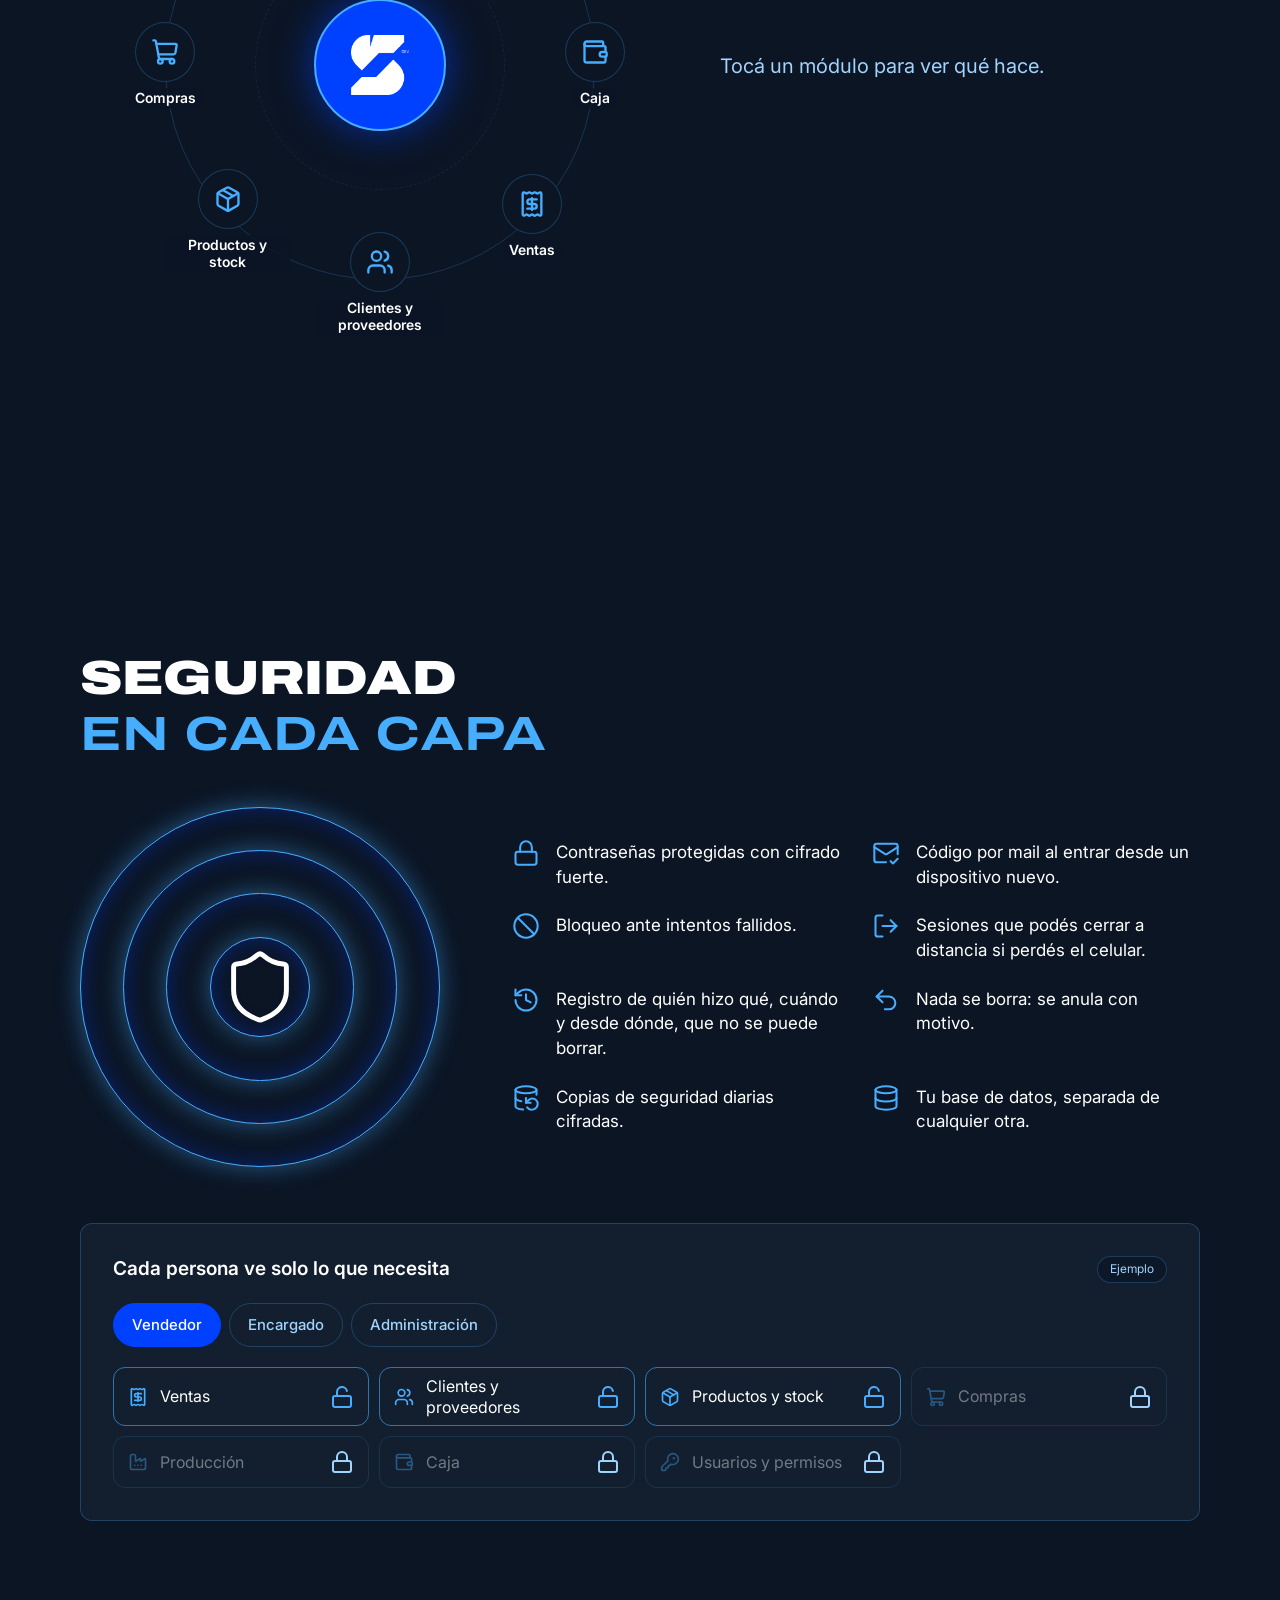
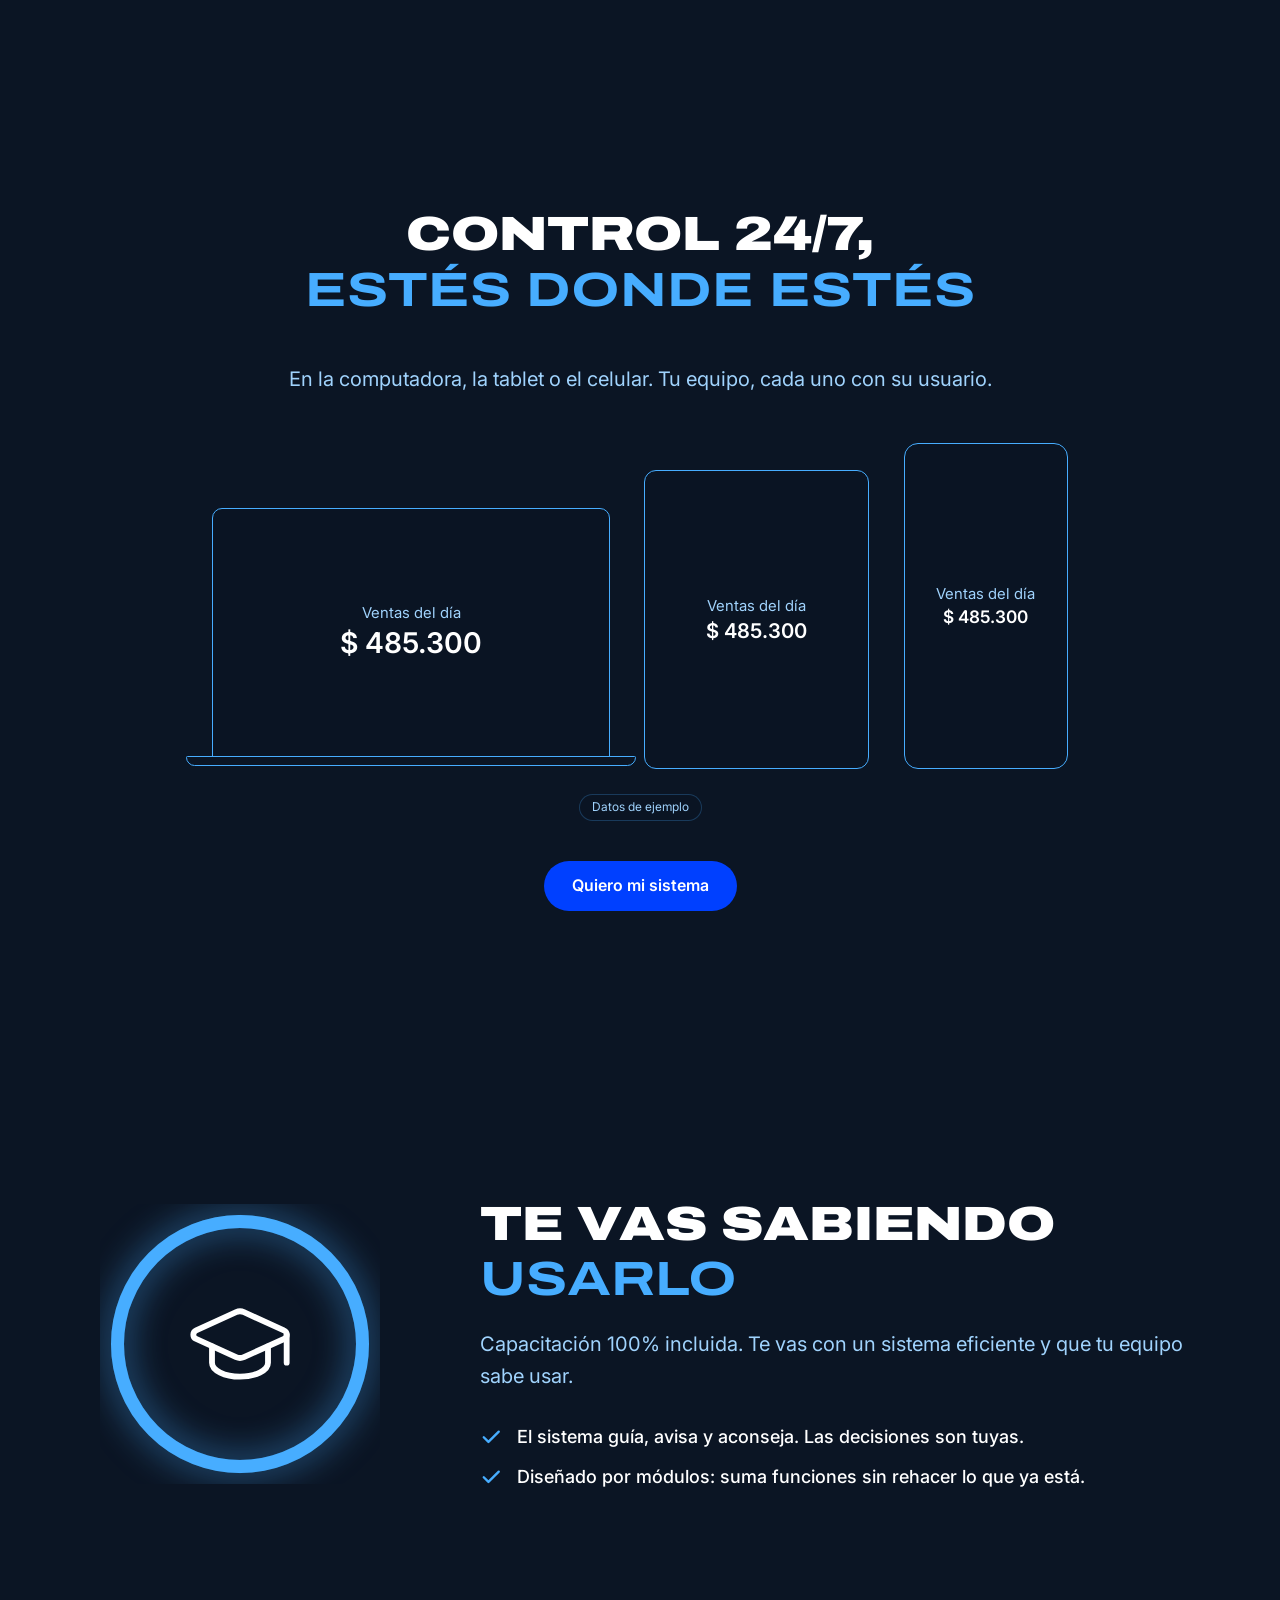
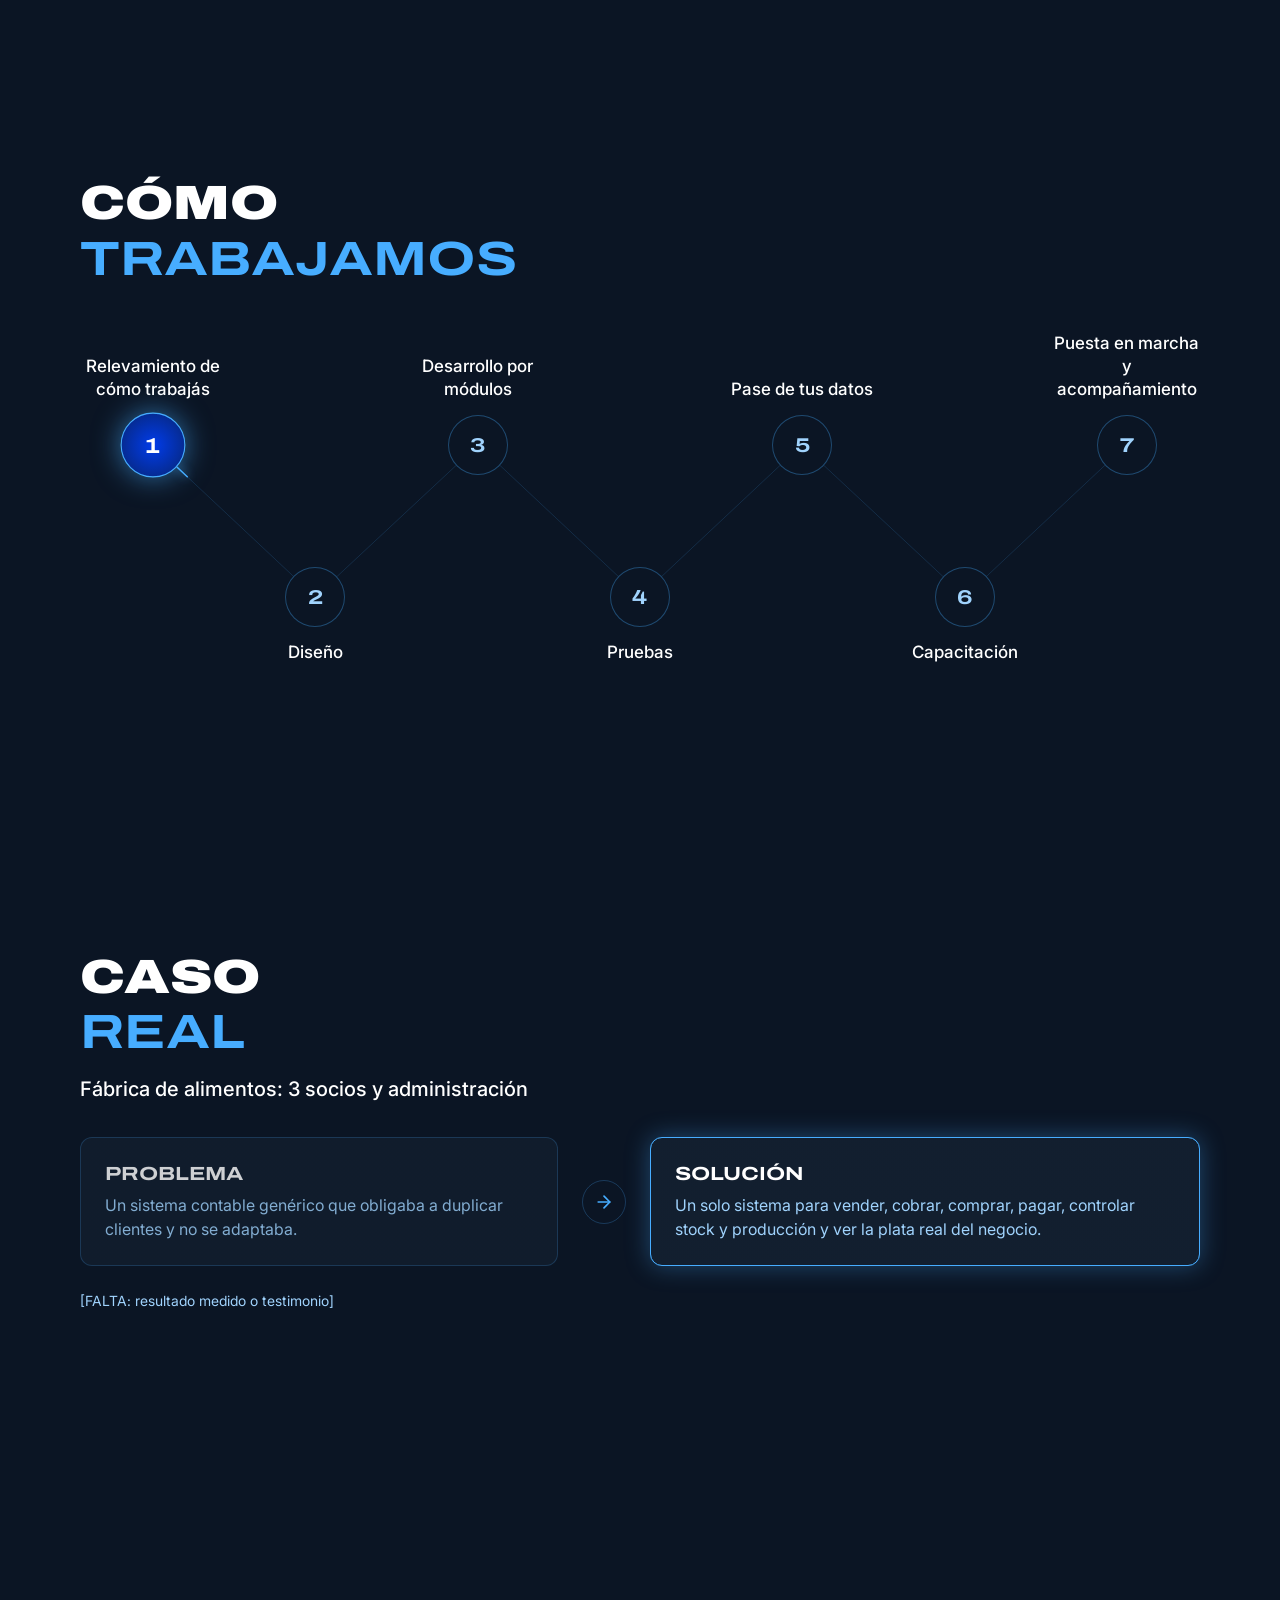
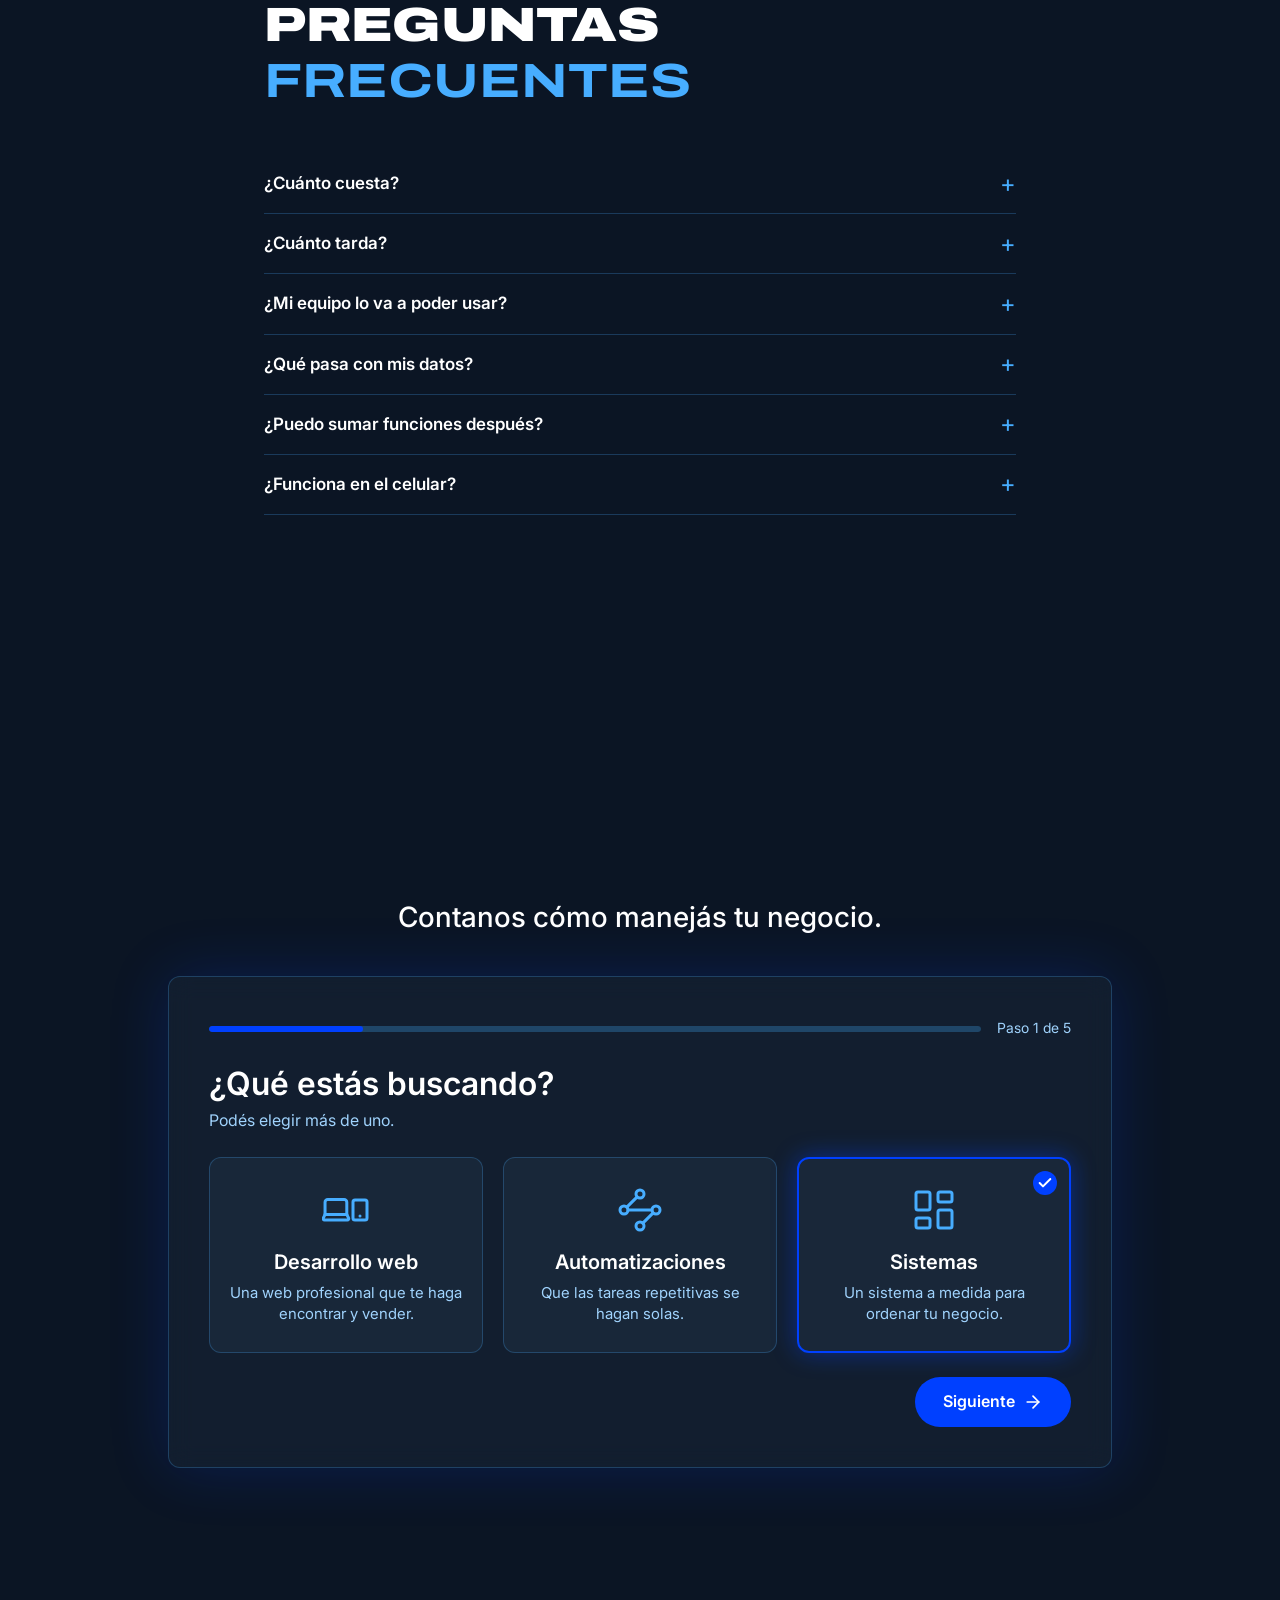
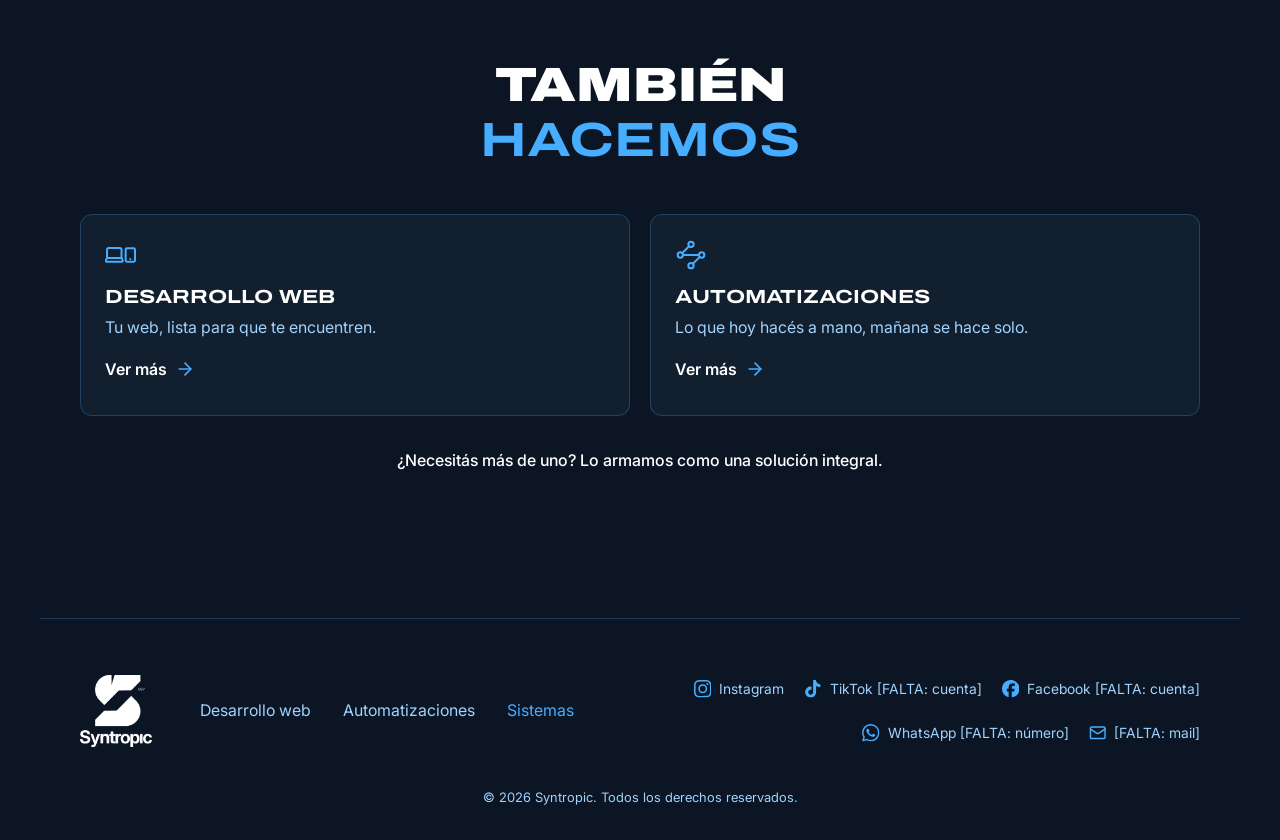
<file: sitio/sistemas/index.html>
<!doctype html>
<html lang="es-AR">
<head>
  <meta charset="utf-8">
  <meta name="viewport" content="width=device-width, initial-scale=1">
  <title>Sistemas de gestión a medida para tu negocio | Syntropic</title>
  <meta name="description" content="Ventas, stock, caja, compras y tu equipo en un solo sistema hecho a tu medida, seguro y accesible desde cualquier lugar, en Argentina.">
  <link rel="preload" href="../assets/fonts/archivo-expanded-black.woff2" as="font" type="font/woff2" crossorigin>
  <link rel="preload" href="../assets/fonts/inter-regular.woff2" as="font" type="font/woff2" crossorigin>
  <link rel="stylesheet" href="../assets/css/base.css">
  <link rel="stylesheet" href="../assets/css/componentes.css">
  <link rel="stylesheet" href="../assets/css/secciones.css">
  <link rel="stylesheet" href="../assets/css/formulario.css">
  <link rel="stylesheet" href="../assets/css/servicio.css">
  <link rel="stylesheet" href="../assets/css/pagina-sistemas.css">
  <!-- Marca que hay JavaScript: sin JS, el menú mobile queda siempre visible -->
  <script>document.documentElement.classList.add('js');</script>
  <!-- Datos estructurados. [FALTA-dominio] se reemplaza al publicar -->
  <script type="application/ld+json">
{
  "@context": "https://schema.org",
  "@graph": [
    {
      "@type": "Service",
      "name": "Sistemas",
      "serviceType": "Sistemas",
      "description": "Ventas, stock, caja, compras y tu equipo en un solo sistema hecho a tu medida, seguro y accesible desde cualquier lugar, en Argentina.",
      "url": "https://[FALTA-dominio]/sistemas/",
      "provider": {
        "@type": "Organization",
        "name": "Syntropic",
        "url": "https://[FALTA-dominio]/",
        "sameAs": [
          "https://www.instagram.com/syntropic__/"
        ]
      },
      "areaServed": {
        "@type": "Country",
        "name": "Argentina"
      }
    },
    {
      "@type": "FAQPage",
      "mainEntity": [
        {
          "@type": "Question",
          "name": "¿Cuánto cuesta?",
          "acceptedAnswer": {
            "@type": "Answer",
            "text": "[FALTA: respuesta de Mauro]"
          }
        },
        {
          "@type": "Question",
          "name": "¿Cuánto tarda?",
          "acceptedAnswer": {
            "@type": "Answer",
            "text": "[FALTA: respuesta de Mauro]"
          }
        },
        {
          "@type": "Question",
          "name": "¿Mi equipo lo va a poder usar?",
          "acceptedAnswer": {
            "@type": "Answer",
            "text": "[FALTA: respuesta de Mauro]"
          }
        },
        {
          "@type": "Question",
          "name": "¿Qué pasa con mis datos?",
          "acceptedAnswer": {
            "@type": "Answer",
            "text": "[FALTA: respuesta de Mauro]"
          }
        },
        {
          "@type": "Question",
          "name": "¿Puedo sumar funciones después?",
          "acceptedAnswer": {
            "@type": "Answer",
            "text": "[FALTA: respuesta de Mauro]"
          }
        },
        {
          "@type": "Question",
          "name": "¿Funciona en el celular?",
          "acceptedAnswer": {
            "@type": "Answer",
            "text": "[FALTA: respuesta de Mauro]"
          }
        }
      ]
    },
    {
      "@type": "BreadcrumbList",
      "itemListElement": [
        {
          "@type": "ListItem",
          "position": 1,
          "name": "Inicio",
          "item": "https://[FALTA-dominio]/"
        },
        {
          "@type": "ListItem",
          "position": 2,
          "name": "Sistemas",
          "item": "https://[FALTA-dominio]/sistemas/"
        }
      ]
    }
  ]
}
  </script>
</head>
<body class="servicio servicio-sis">

  <!-- ===================== Menú ===================== -->
  <header class="menu">
    <div class="menu-contenedor contenedor">
      <a class="menu-logo" href="../">
        <img src="../assets/img/logo-tipo-blanco.webp" alt="Syntropic" width="640" height="143">
      </a>

      <button class="menu-hamburguesa" type="button" aria-expanded="false" aria-controls="menu-principal" aria-label="Abrir menú">
        <span class="menu-hamburguesa-linea"></span>
        <span class="menu-hamburguesa-linea"></span>
        <span class="menu-hamburguesa-linea"></span>
      </button>

      <nav id="menu-principal" class="menu-nav" aria-label="Principal">
        <ul class="menu-lista">
          <li><a href="../desarrollo-web/">Desarrollo web</a></li>
          <li><a href="../automatizaciones/">Automatizaciones</a></li>
          <li><a href="../sistemas/" aria-current="page">Sistemas</a></li>
          <li><a href="#contacto">Contacto</a></li>
        </ul>
      </nav>
    </div>
  </header>

  <main>

    <!-- ===================== Hero ===================== -->
    <section id="inicio" class="hero-servicio hero-sis">
      <div class="contenedor hero-servicio-contenedor">
        <div class="hero-servicio-texto">
          <p class="etiqueta">Sistemas de gestión a medida · Argentina</p>
          <h1 data-demora="900">Todo tu negocio <span class="titulo-linea-2">en un solo lugar</span></h1>
          <p class="bajada">Un sistema hecho a la medida de cómo trabajás. Ventas, stock, caja y tu equipo conectados, estés donde estés, las 24 horas.</p>
          <div class="hero-servicio-botones">
          <a class="boton boton-seccion" href="#contacto" data-servicio="sistemas">Quiero mi sistema</a>
          </div>
        </div>

        <!-- Animación firma: el apretón de manos (pagina-sistemas.js).
             [FALTA: siluetas dibujadas por la diseñadora]. Estas son provisorias:
             los dos trazados están acá y en pagina-sistemas.js (MANO). -->
        <div class="manos" aria-hidden="true">
          <svg class="mano-linea" viewBox="0 0 520 300" focusable="false">
            <path pathLength="1" d="M0 120C80 118 150 124 208 120C226 116 240 106 258 96C286 80 316 66 342 58C358 54 368 66 360 78C350 92 332 104 322 114C366 112 428 110 478 116C494 118 496 138 480 140C500 140 510 142 510 152C510 164 496 164 482 164C496 166 500 172 497 180C494 188 482 188 470 188C478 192 478 200 472 205C464 212 440 210 420 210C380 218 320 224 270 220C240 218 224 210 206 208C140 210 70 214 0 214"></path>
            <path pathLength="1" d="M480 140C440 140 410 141 384 142"></path>
            <path pathLength="1" d="M482 164C440 164 412 165 386 166"></path>
            <path pathLength="1" d="M470 188C436 188 412 189 390 190"></path>
            <path pathLength="1" d="M322 114C312 124 300 130 286 134"></path>
          </svg>
          <div class="mano-bytes"></div>
          <span class="manos-pulso"></span>
        </div>

      </div>
    </section>

    <!-- ===================== El problema ===================== -->
    <section id="problema" class="seccion problema" aria-labelledby="titulo-problema">
      <div class="contenedor">
        <h2 id="titulo-problema" data-entrada>Planillas, cuadernos <span class="titulo-linea-2">y mensajes sueltos</span></h2>

        <ul class="grilla grilla-2" data-entrada="grupo">
          <li class="tarjeta"><svg class="icono" aria-hidden="true"><use href="../assets/img/iconos.svg#i-users"></use></svg><p class="problema-texto">Cargás el mismo cliente dos veces en sistemas que no se adaptan.</p></li>
          <li class="tarjeta"><svg class="icono" aria-hidden="true"><use href="../assets/img/iconos.svg#i-wallet"></use></svg><p class="problema-texto">No sabés cuánta plata tenés realmente.</p></li>
          <li class="tarjeta"><svg class="icono" aria-hidden="true"><use href="../assets/img/iconos.svg#i-package"></use></svg><p class="problema-texto">El stock del sistema no coincide con el del depósito.</p></li>
          <li class="tarjeta"><svg class="icono" aria-hidden="true"><use href="../assets/img/iconos.svg#i-history"></use></svg><p class="problema-texto">Nadie sabe quién cambió qué.</p></li>
        </ul>

        <p class="dato" data-entrada>Investigaciones de Raymond Panko encontraron entre 1,1% y 5,6% de celdas con errores en planillas armadas a mano. Fuente: <a href="https://panko.com/ssr/DevelopmentExperiments.html" target="_blank" rel="noopener">panko.com</a>.</p>

        <!-- Flotan desordenados y, al scrollear, vuelan y entran a la notebook de abajo -->
        <div class="vuelo" aria-hidden="true">
          <span class="vuelo-papel"><svg class="icono" aria-hidden="true"><use href="../assets/img/iconos.svg#i-file-spreadsheet"></use></svg></span>
          <span class="vuelo-papel"><svg class="icono" aria-hidden="true"><use href="../assets/img/iconos.svg#i-notebook-pen"></use></svg></span>
          <span class="vuelo-papel"><svg class="icono" aria-hidden="true"><use href="../assets/img/iconos.svg#i-message-square"></use></svg></span>
          <span class="vuelo-papel"><svg class="icono" aria-hidden="true"><use href="../assets/img/iconos.svg#i-file-spreadsheet"></use></svg></span>
          <span class="vuelo-papel"><svg class="icono" aria-hidden="true"><use href="../assets/img/iconos.svg#i-whatsapp"></use></svg></span>
          <span class="vuelo-papel"><svg class="icono" aria-hidden="true"><use href="../assets/img/iconos.svg#i-notebook-pen"></use></svg></span>
          <span class="vuelo-papel"><svg class="icono" aria-hidden="true"><use href="../assets/img/iconos.svg#i-mail"></use></svg></span>
          <span class="vuelo-papel"><svg class="icono" aria-hidden="true"><use href="../assets/img/iconos.svg#i-message-square"></use></svg></span>
          <span class="vuelo-papel"><svg class="icono" aria-hidden="true"><use href="../assets/img/iconos.svg#i-file-spreadsheet"></use></svg></span>
        </div>
      </div>
    </section>

    <!-- ===================== Mirá cómo funciona ===================== -->
    <section id="demo" class="seccion demo centrada" aria-labelledby="titulo-demo">
      <div class="contenedor">
        <h2 id="titulo-demo" data-entrada>Tu negocio, <span class="titulo-linea-2">de un vistazo</span></h2>

        <!-- Notebook y dashboard de la landing. La demo (primero el total, después el
             filtro, después el detalle) la maneja pagina-sistemas.js. Datos inventados. -->
        <div class="sis-pantallas">
          <div class="notebook notebook-sis" aria-hidden="true">
            <div class="notebook-tapa">
              <div class="pantalla">
                <div class="dash">
                  <div class="dash-lateral">
                    <img class="dash-logo" src="../assets/img/isologo-blanco.webp" alt="" width="64" height="64" loading="lazy" decoding="async">
                    <ul class="dash-menu">
                      <li class="dash-menu-ventas"><svg class="icono" aria-hidden="true"><use href="../assets/img/iconos.svg#i-receipt"></use></svg>Ventas</li>
                      <li><svg class="icono" aria-hidden="true"><use href="../assets/img/iconos.svg#i-package"></use></svg>Stock</li>
                      <li><svg class="icono" aria-hidden="true"><use href="../assets/img/iconos.svg#i-shopping-cart"></use></svg>Compras</li>
                      <li><svg class="icono" aria-hidden="true"><use href="../assets/img/iconos.svg#i-wallet"></use></svg>Caja</li>
                      <li><svg class="icono" aria-hidden="true"><use href="../assets/img/iconos.svg#i-users"></use></svg>Clientes</li>
                    </ul>
                  </div>

                  <div class="dash-principal dash-inicio">
                    <div class="dash-cabecera">
                      <p class="dash-titulo">Dashboard</p>
                      <svg class="icono" aria-hidden="true"><use href="../assets/img/iconos.svg#i-bell"></use></svg>
                      <span class="dash-avatar"></span>
                    </div>

                    <div class="dash-tarjetas">
                      <div class="dash-tarjeta"><p>Ventas del día</p><p class="dash-valor">$ 485.300</p></div>
                      <div class="dash-tarjeta"><p>Productos en stock</p><p class="dash-valor">1.248</p></div>
                      <div class="dash-tarjeta"><p>Caja</p><p class="dash-valor">$ 312.900</p></div>
                    </div>

                    <div class="dash-abajo">
                      <div class="dash-tarjeta dash-grafico">
                        <p>Ventas de la semana</p>
                        <svg viewBox="0 0 300 120" preserveAspectRatio="none">
                          <defs>
                            <linearGradient id="dash-relleno" x1="0" y1="0" x2="0" y2="1">
                              <stop offset="0" stop-color="#47ADFF" stop-opacity="0.35"></stop>
                              <stop offset="1" stop-color="#47ADFF" stop-opacity="0"></stop>
                            </linearGradient>
                          </defs>
                          <path class="dash-grilla" d="M0 30H300M0 60H300M0 90H300"></path>
                          <path class="dash-area" d="M0 72 L50 58 L100 80 L150 44 L200 54 L250 22 L300 30 L300 120 L0 120Z" fill="url(#dash-relleno)"></path>
                          <path class="dash-linea" d="M0 72 L50 58 L100 80 L150 44 L200 54 L250 22 L300 30" pathLength="100"></path>
                        </svg>
                        <div class="dash-dias"><span>Lun</span><span>Mar</span><span>Mié</span><span>Jue</span><span>Vie</span><span>Sáb</span><span>Dom</span></div>
                      </div>

                      <div class="dash-tarjeta dash-tabla">
                        <p>Ventas recientes</p>
                        <ul>
                          <li><span>Auriculares</span><span>$ 38.400</span></li>
                          <li><span>Mochila urbana</span><span>$ 45.900</span></li>
                          <li><span>Taza de cerámica</span><span>$ 21.000</span></li>
                          <li><span>Lámpara LED</span><span>$ 27.600</span></li>
                          <li><span>Botella térmica</span><span>$ 19.800</span></li>
                        </ul>
                      </div>
                    </div>
                  </div>

                  <!-- Pantalla Ventas: filtro y detalle -->
                  <div class="dash-ventas">
                    <div class="dash-cabecera">
                      <p class="dash-titulo">Ventas</p>
                      <span class="dash-filtro activo">Todas</span>
                      <span class="dash-filtro dash-filtro-cobradas">Cobradas</span>
                      <span class="dash-filtro">Pendientes</span>
                    </div>
                    <ul class="dash-filas">
                      <li class="cobrada"><span>Mochila urbana</span><span>Cobrada</span><span>$ 45.900</span></li>
                      <li class="pendiente"><span>Lámpara LED</span><span>Pendiente</span><span>$ 27.600</span></li>
                      <li class="cobrada dash-fila-elegida"><span>Auriculares</span><span>Cobrada</span><span>$ 38.400</span></li>
                      <li class="pendiente"><span>Botella térmica</span><span>Pendiente</span><span>$ 19.800</span></li>
                      <li class="cobrada"><span>Taza de cerámica</span><span>Cobrada</span><span>$ 21.000</span></li>
                    </ul>
                    <div class="dash-detalle">
                      <p class="dash-detalle-titulo">Auriculares</p>
                      <ul>
                        <li><span>Total</span><span>$ 38.400</span></li>
                        <li><span>Estado</span><span>Cobrada</span></li>
                        <li><span>Stock</span><span>Descontado</span></li>
                        <li><span>Caja</span><span>Registrado</span></li>
                      </ul>
                    </div>
                  </div>

                  <span class="dash-cursor"><svg class="icono" aria-hidden="true"><use href="../assets/img/iconos.svg#i-mouse-pointer-2"></use></svg></span>
                </div>
              </div>
            </div>
            <div class="notebook-base"></div>
          </div>

          <div class="sis-stock tarjeta-vidrio">
            <span class="sis-stock-check"><svg class="icono" aria-hidden="true"><use href="../assets/img/iconos.svg#i-check"></use></svg></span>
            <p>Stock actualizado automáticamente</p>
          </div>
        </div>
        <p class="chip-ejemplo demo-chip">Datos de ejemplo</p>
      </div>
    </section>

    <!-- ===================== Módulos ===================== -->
    <section id="modulos" class="seccion seccion-modulos" aria-labelledby="titulo-modulos">
      <div class="contenedor">
        <h2 id="titulo-modulos" data-entrada>Un solo sistema, <span class="titulo-linea-2">todo conectado</span></h2>

        <!-- Desktop: orbitan alrededor de la S; al tocar uno, la órbita se frena, ese módulo
             se acerca y muestra su panel. Mobile: lista desplegable con la S arriba. -->
        <div class="modulos">
          <div class="modulos-sol" aria-hidden="true"><img src="../assets/img/isologo-blanco.webp" alt="" width="800" height="815" loading="lazy" decoding="async"></div>
          <p class="modulos-ayuda">Tocá un módulo para ver qué hace.</p>
          <ul class="modulos-lista">
            <li class="modulo" style="--k: 0">
              <button class="modulo-boton" type="button" aria-expanded="false" aria-controls="modulo-caja"><span class="modulo-planeta"><svg class="icono" aria-hidden="true"><use href="../assets/img/iconos.svg#i-wallet"></use></svg></span><span class="modulo-nombre">Caja</span></button>
              <div class="modulo-panel" id="modulo-caja"><h3>Caja</h3>
                <ul><li>Saldo real de hoy.</li><li>Lo que hay que cobrar y pagar.</li><li>Varias cuentas y cheques.</li><li>Recordatorio de cobro por WhatsApp con un toque.</li><li class="a-confirmar" data-confirmar="en qué módulo va">Varias monedas.</li></ul>
              </div>
            </li>
            <li class="modulo" style="--k: 1">
              <button class="modulo-boton" type="button" aria-expanded="false" aria-controls="modulo-ventas"><span class="modulo-planeta"><svg class="icono" aria-hidden="true"><use href="../assets/img/iconos.svg#i-receipt"></use></svg></span><span class="modulo-nombre">Ventas</span></button>
              <div class="modulo-panel" id="modulo-ventas"><h3>Ventas</h3>
                <ul><li>Venta en una sola pantalla.</li><li>Precios automáticos por tipo de cliente.</li><li>Remitos listos para imprimir o mandar por WhatsApp.</li><li>[FALTA: frase sobre facturación flexible]</li></ul>
              </div>
            </li>
            <li class="modulo" style="--k: 2">
              <button class="modulo-boton" type="button" aria-expanded="false" aria-controls="modulo-clientes"><span class="modulo-planeta"><svg class="icono" aria-hidden="true"><use href="../assets/img/iconos.svg#i-users"></use></svg></span><span class="modulo-nombre">Clientes y proveedores</span></button>
              <div class="modulo-panel" id="modulo-clientes"><h3>Clientes y proveedores</h3>
                <ul><li>[FALTA: funciones de Clientes y proveedores]</li></ul>
              </div>
            </li>
            <li class="modulo" style="--k: 3">
              <button class="modulo-boton" type="button" aria-expanded="false" aria-controls="modulo-stock"><span class="modulo-planeta"><svg class="icono" aria-hidden="true"><use href="../assets/img/iconos.svg#i-package"></use></svg></span><span class="modulo-nombre">Productos y stock</span></button>
              <div class="modulo-panel" id="modulo-stock"><h3>Productos y stock</h3>
                <ul><li>Listas de precios.</li><li>Aumentos programados por fecha.</li><li>Stock por lote con vencimiento.</li><li>Alertas de stock mínimo.</li></ul>
              </div>
            </li>
            <li class="modulo" style="--k: 4">
              <button class="modulo-boton" type="button" aria-expanded="false" aria-controls="modulo-compras"><span class="modulo-planeta"><svg class="icono" aria-hidden="true"><use href="../assets/img/iconos.svg#i-shopping-cart"></use></svg></span><span class="modulo-nombre">Compras</span></button>
              <div class="modulo-panel" id="modulo-compras"><h3>Compras</h3>
                <ul><li>[FALTA: funciones de Compras]</li></ul>
              </div>
            </li>
            <li class="modulo" style="--k: 5">
              <button class="modulo-boton" type="button" aria-expanded="false" aria-controls="modulo-produccion"><span class="modulo-planeta"><svg class="icono" aria-hidden="true"><use href="../assets/img/iconos.svg#i-factory"></use></svg></span><span class="modulo-nombre">Producción</span></button>
              <div class="modulo-panel" id="modulo-produccion"><h3>Producción</h3>
                <ul><li>Recetas que descuentan insumos solos.</li><li>Costo real por caja.</li></ul>
              </div>
            </li>
            <li class="modulo" style="--k: 6">
              <button class="modulo-boton" type="button" aria-expanded="false" aria-controls="modulo-usuarios"><span class="modulo-planeta"><svg class="icono" aria-hidden="true"><use href="../assets/img/iconos.svg#i-key-round"></use></svg></span><span class="modulo-nombre">Usuarios y permisos</span></button>
              <div class="modulo-panel" id="modulo-usuarios"><h3>Usuarios y permisos</h3>
                <ul><li>Cada persona ve solo lo que necesita.</li></ul>
              </div>
            </li>
            <li class="modulo" style="--k: 7">
              <button class="modulo-boton" type="button" aria-expanded="false" aria-controls="modulo-medida"><span class="modulo-planeta"><svg class="icono" aria-hidden="true"><use href="../assets/img/iconos.svg#i-puzzle"></use></svg></span><span class="modulo-nombre">Lo que tu negocio necesite</span></button>
              <div class="modulo-panel" id="modulo-medida"><h3>Lo que tu negocio necesite</h3>
                <ul><li>Diseñado por módulos: suma funciones sin rehacer lo que ya está.</li></ul>
              </div>
            </li>
          </ul>
        </div>
      </div>
    </section>

    <!-- ===================== Seguridad ===================== -->
    <section id="seguridad" class="seccion seguridad" aria-labelledby="titulo-seguridad">
      <div class="contenedor">
        <h2 id="titulo-seguridad" data-entrada>Seguridad <span class="titulo-linea-2">en cada capa</span></h2>

        <div class="seguridad-contenido">
          <!-- Anillos alrededor del escudo: se encienden de afuera hacia adentro -->
          <div class="capas" aria-hidden="true">
            <span class="capa"></span><span class="capa"></span><span class="capa"></span><span class="capa"></span>
            <svg class="icono capas-escudo" aria-hidden="true"><use href="../assets/img/iconos.svg#i-shield"></use></svg>
          </div>

          <ul class="seguridad-lista">
            <li><svg class="icono" aria-hidden="true"><use href="../assets/img/iconos.svg#i-lock"></use></svg><p>Contraseñas protegidas con cifrado fuerte.</p></li>
            <li><svg class="icono" aria-hidden="true"><use href="../assets/img/iconos.svg#i-mail-check"></use></svg><p>Código por mail al entrar desde un dispositivo nuevo.</p></li>
            <li><svg class="icono" aria-hidden="true"><use href="../assets/img/iconos.svg#i-ban"></use></svg><p>Bloqueo ante intentos fallidos.</p></li>
            <li><svg class="icono" aria-hidden="true"><use href="../assets/img/iconos.svg#i-log-out"></use></svg><p>Sesiones que podés cerrar a distancia si perdés el celular.</p></li>
            <li><svg class="icono" aria-hidden="true"><use href="../assets/img/iconos.svg#i-history"></use></svg><p>Registro de quién hizo qué, cuándo y desde dónde, que no se puede borrar.</p></li>
            <li><svg class="icono" aria-hidden="true"><use href="../assets/img/iconos.svg#i-undo-2"></use></svg><p>Nada se borra: se anula con motivo.</p></li>
            <li><svg class="icono" aria-hidden="true"><use href="../assets/img/iconos.svg#i-database-backup"></use></svg><p>Copias de seguridad diarias cifradas.</p></li>
            <li><svg class="icono" aria-hidden="true"><use href="../assets/img/iconos.svg#i-database"></use></svg><p>Tu base de datos, separada de cualquier otra.</p></li>
          </ul>
        </div>

        <!-- Demo de permisos: al cambiar de rol, los módulos se bloquean o se abren -->
        <div class="permisos tarjeta a-confirmar" data-confirmar="qué módulos ve cada rol en este ejemplo" data-entrada>
          <div class="permisos-cabecera">
            <h3>Cada persona ve solo lo que necesita</h3>
            <span class="chip-ejemplo">Ejemplo</span>
          </div>
          <div class="permisos-roles" role="tablist" aria-label="Rol">
            <button class="permisos-rol" type="button" role="tab" id="rol-vendedor" aria-selected="true" aria-controls="permisos-modulos" data-ve="ventas,clientes,stock">Vendedor</button>
            <button class="permisos-rol" type="button" role="tab" id="rol-encargado" aria-selected="false" aria-controls="permisos-modulos" tabindex="-1" data-ve="ventas,clientes,stock,compras,produccion">Encargado</button>
            <button class="permisos-rol" type="button" role="tab" id="rol-administracion" aria-selected="false" aria-controls="permisos-modulos" tabindex="-1" data-ve="ventas,clientes,stock,compras,produccion,caja,usuarios">Administración</button>
          </div>
          <div id="permisos-modulos" role="tabpanel" aria-labelledby="rol-vendedor">
            <ul class="permisos-modulos">
              <li class="permiso abierto" data-modulo="ventas"><svg class="icono" aria-hidden="true"><use href="../assets/img/iconos.svg#i-receipt"></use></svg><span>Ventas</span><span class="permiso-candado" aria-hidden="true"><svg class="icono candado-cerrado" aria-hidden="true"><use href="../assets/img/iconos.svg#i-lock"></use></svg><svg class="icono candado-abierto" aria-hidden="true"><use href="../assets/img/iconos.svg#i-lock-open"></use></svg></span><span class="sr-only permiso-estado">Habilitado</span></li>
              <li class="permiso abierto" data-modulo="clientes"><svg class="icono" aria-hidden="true"><use href="../assets/img/iconos.svg#i-users"></use></svg><span>Clientes y proveedores</span><span class="permiso-candado" aria-hidden="true"><svg class="icono candado-cerrado" aria-hidden="true"><use href="../assets/img/iconos.svg#i-lock"></use></svg><svg class="icono candado-abierto" aria-hidden="true"><use href="../assets/img/iconos.svg#i-lock-open"></use></svg></span><span class="sr-only permiso-estado">Habilitado</span></li>
              <li class="permiso abierto" data-modulo="stock"><svg class="icono" aria-hidden="true"><use href="../assets/img/iconos.svg#i-package"></use></svg><span>Productos y stock</span><span class="permiso-candado" aria-hidden="true"><svg class="icono candado-cerrado" aria-hidden="true"><use href="../assets/img/iconos.svg#i-lock"></use></svg><svg class="icono candado-abierto" aria-hidden="true"><use href="../assets/img/iconos.svg#i-lock-open"></use></svg></span><span class="sr-only permiso-estado">Habilitado</span></li>
              <li class="permiso" data-modulo="compras"><svg class="icono" aria-hidden="true"><use href="../assets/img/iconos.svg#i-shopping-cart"></use></svg><span>Compras</span><span class="permiso-candado" aria-hidden="true"><svg class="icono candado-cerrado" aria-hidden="true"><use href="../assets/img/iconos.svg#i-lock"></use></svg><svg class="icono candado-abierto" aria-hidden="true"><use href="../assets/img/iconos.svg#i-lock-open"></use></svg></span><span class="sr-only permiso-estado">Bloqueado</span></li>
              <li class="permiso" data-modulo="produccion"><svg class="icono" aria-hidden="true"><use href="../assets/img/iconos.svg#i-factory"></use></svg><span>Producción</span><span class="permiso-candado" aria-hidden="true"><svg class="icono candado-cerrado" aria-hidden="true"><use href="../assets/img/iconos.svg#i-lock"></use></svg><svg class="icono candado-abierto" aria-hidden="true"><use href="../assets/img/iconos.svg#i-lock-open"></use></svg></span><span class="sr-only permiso-estado">Bloqueado</span></li>
              <li class="permiso" data-modulo="caja"><svg class="icono" aria-hidden="true"><use href="../assets/img/iconos.svg#i-wallet"></use></svg><span>Caja</span><span class="permiso-candado" aria-hidden="true"><svg class="icono candado-cerrado" aria-hidden="true"><use href="../assets/img/iconos.svg#i-lock"></use></svg><svg class="icono candado-abierto" aria-hidden="true"><use href="../assets/img/iconos.svg#i-lock-open"></use></svg></span><span class="sr-only permiso-estado">Bloqueado</span></li>
              <li class="permiso" data-modulo="usuarios"><svg class="icono" aria-hidden="true"><use href="../assets/img/iconos.svg#i-key-round"></use></svg><span>Usuarios y permisos</span><span class="permiso-candado" aria-hidden="true"><svg class="icono candado-cerrado" aria-hidden="true"><use href="../assets/img/iconos.svg#i-lock"></use></svg><svg class="icono candado-abierto" aria-hidden="true"><use href="../assets/img/iconos.svg#i-lock-open"></use></svg></span><span class="sr-only permiso-estado">Bloqueado</span></li>
            </ul>
          </div>
        </div>
      </div>
    </section>

    <!-- ===================== Siempre con vos ===================== -->
    <section id="siempre-con-vos" class="seccion siempre centrada" aria-labelledby="titulo-siempre">
      <div class="contenedor">
        <h2 id="titulo-siempre" data-entrada>Control 24/7, <span class="titulo-linea-2">estés donde estés</span></h2>
        <p class="seccion-texto" data-entrada>En la computadora, la tablet o el celular. Tu equipo, cada uno con su usuario.</p>

        <!-- El mismo dato cambia a la vez en los tres (datos de ejemplo) -->
        <div class="equipos" aria-hidden="true">
          <div class="equipo equipo-notebook"><div class="equipo-pantalla"><p>Ventas del día</p><p class="equipo-dato">$ 485.300</p></div><span class="equipo-base"></span></div>
          <div class="equipo equipo-tablet"><div class="equipo-pantalla"><p>Ventas del día</p><p class="equipo-dato">$ 485.300</p></div></div>
          <div class="equipo equipo-celular"><div class="equipo-pantalla"><p>Ventas del día</p><p class="equipo-dato">$ 485.300</p></div></div>
        </div>
        <p class="chip-ejemplo">Datos de ejemplo</p>
        <div><a class="boton boton-seccion boton-medio" data-entrada href="#contacto" data-servicio="sistemas">Quiero mi sistema</a></div>
      </div>
    </section>

    <!-- ===================== Capacitación ===================== -->
    <section id="capacitacion" class="seccion capacitacion" aria-labelledby="titulo-capacitacion">
      <div class="contenedor capacitacion-contenedor">
        <div class="capacitacion-circulo" aria-hidden="true">
          <svg class="indicador" viewBox="0 0 64 64" style="--puntaje: 100"><circle class="indicador-fondo" cx="32" cy="32" r="28"></circle><circle class="indicador-arco" cx="32" cy="32" r="28" pathLength="100"></circle></svg>
          <svg class="icono" aria-hidden="true"><use href="../assets/img/iconos.svg#i-graduation-cap"></use></svg>
        </div>
        <div>
          <h2 id="titulo-capacitacion" data-entrada>Te vas sabiendo <span class="titulo-linea-2">usarlo</span></h2>
          <p class="seccion-texto a-confirmar" data-confirmar="alcance de la capacitación" data-entrada>Capacitación 100% incluida. Te vas con un sistema eficiente y que tu equipo sabe usar.</p>
          <ul class="capacitacion-lista" data-entrada="grupo">
            <li><svg class="icono" aria-hidden="true"><use href="../assets/img/iconos.svg#i-check"></use></svg><p>El sistema guía, avisa y aconseja. Las decisiones son tuyas.</p></li>
            <li><svg class="icono" aria-hidden="true"><use href="../assets/img/iconos.svg#i-check"></use></svg><p>Diseñado por módulos: suma funciones sin rehacer lo que ya está.</p></li>
          </ul>
        </div>
      </div>
    </section>

    <!-- ===================== Cómo trabajamos ===================== -->
    <section id="como-trabajamos" class="seccion trabajamos" aria-labelledby="titulo-como-trabajamos">
      <div class="contenedor">
        <h2 id="titulo-como-trabajamos" data-entrada>Cómo <span class="titulo-linea-2">trabajamos</span></h2>

        <!-- La línea que une las estrellas la dibuja servicio.js -->
        <ol class="constelacion a-confirmar" data-confirmar="Confirmar los pasos" style="--pasos: 7">
          <li class="constelacion-paso">
            <span class="constelacion-estrella" aria-hidden="true">1</span>
            <p class="constelacion-texto">Relevamiento de cómo trabajás</p>
          </li>
          <li class="constelacion-paso">
            <span class="constelacion-estrella" aria-hidden="true">2</span>
            <p class="constelacion-texto">Diseño</p>
          </li>
          <li class="constelacion-paso">
            <span class="constelacion-estrella" aria-hidden="true">3</span>
            <p class="constelacion-texto">Desarrollo por módulos</p>
          </li>
          <li class="constelacion-paso">
            <span class="constelacion-estrella" aria-hidden="true">4</span>
            <p class="constelacion-texto">Pruebas</p>
          </li>
          <li class="constelacion-paso">
            <span class="constelacion-estrella" aria-hidden="true">5</span>
            <p class="constelacion-texto">Pase de tus datos</p>
          </li>
          <li class="constelacion-paso">
            <span class="constelacion-estrella" aria-hidden="true">6</span>
            <p class="constelacion-texto">Capacitación</p>
          </li>
          <li class="constelacion-paso">
            <span class="constelacion-estrella" aria-hidden="true">7</span>
            <p class="constelacion-texto">Puesta en marcha y acompañamiento</p>
          </li>
        </ol>
      </div>
    </section>

    <!-- ===================== Caso real ===================== -->
    <section id="caso-real" class="seccion caso-real" aria-labelledby="titulo-caso-real">
      <div class="contenedor">
        <h2 id="titulo-caso-real" data-entrada>Caso <span class="titulo-linea-2">real</span></h2>
        <!-- Sin nombre del cliente hasta tener permiso -->
        <p class="caso-real-quien" data-entrada>Fábrica de alimentos: 3 socios y administración</p>

        <div class="caso-real-pasos">
          <div class="tarjeta caso-real-problema">
            <h3>Problema</h3>
            <p>Un sistema contable genérico que obligaba a duplicar clientes y no se adaptaba.</p>
          </div>
          <span class="caso-real-flecha" aria-hidden="true"><svg class="icono" aria-hidden="true"><use href="../assets/img/iconos.svg#i-arrow-right"></use></svg></span>
          <div class="tarjeta caso-real-solucion">
            <h3>Solución</h3>
            <p>Un solo sistema para vender, cobrar, comprar, pagar, controlar stock y producción y ver la plata real del negocio.</p>
          </div>
        </div>
        <p class="caso-real-falta" data-entrada>[FALTA: resultado medido o testimonio]</p>
      </div>
    </section>

    <!-- ===================== Preguntas frecuentes ===================== -->
    <section id="preguntas-frecuentes" class="seccion faq" aria-labelledby="titulo-preguntas-frecuentes">
      <div class="contenedor">
        <h2 id="titulo-preguntas-frecuentes" data-entrada>Preguntas <span class="titulo-linea-2">frecuentes</span></h2>

        <div class="acordeon" data-entrada="grupo">
          <details class="acordeon-item">
            <summary>¿Cuánto cuesta?</summary>
            <p>[FALTA: respuesta de Mauro]</p>
          </details>
          <details class="acordeon-item">
            <summary>¿Cuánto tarda?</summary>
            <p>[FALTA: respuesta de Mauro]</p>
          </details>
          <details class="acordeon-item">
            <summary>¿Mi equipo lo va a poder usar?</summary>
            <p>[FALTA: respuesta de Mauro]</p>
          </details>
          <details class="acordeon-item">
            <summary>¿Qué pasa con mis datos?</summary>
            <p>[FALTA: respuesta de Mauro]</p>
          </details>
          <details class="acordeon-item">
            <summary>¿Puedo sumar funciones después?</summary>
            <p>[FALTA: respuesta de Mauro]</p>
          </details>
          <details class="acordeon-item">
            <summary>¿Funciona en el celular?</summary>
            <p>[FALTA: respuesta de Mauro]</p>
          </details>
        </div>
      </div>
    </section>

    <!-- ===================== Hablemos (formulario) ===================== -->
    <section id="contacto" class="seccion contacto" aria-labelledby="titulo-contacto">
      <div class="contenedor">
        <h2 id="titulo-contacto">Hablemos</h2>
        <p class="frase" data-entrada>Contanos cómo manejás tu negocio.</p>

        <!-- El formulario lo arma formulario.js (el mismo en todas las páginas) -->
        <div class="formulario-lugar" data-formulario data-servicio="sistemas" data-entrada>
          <noscript><p>Para completar el formulario, activá JavaScript en tu navegador.</p></noscript>
        </div>
      </div>
    </section>

    <!-- ===================== También hacemos ===================== -->
    <section id="tambien-hacemos" class="seccion tambien" aria-labelledby="titulo-tambien-hacemos">
      <div class="contenedor">
        <h2 id="titulo-tambien-hacemos" data-entrada>También <span class="titulo-linea-2">hacemos</span></h2>

        <ul class="tambien-lista" data-entrada="grupo">
          <li>
            <a class="tarjeta tambien-tarjeta" href="../desarrollo-web/">
              <svg class="icono" aria-hidden="true"><use href="../assets/img/iconos.svg#i-web-dispositivos"></use></svg>
              <h3>Desarrollo web</h3>
              <p>Tu web, lista para que te encuentren.</p>
              <span class="tambien-ver">Ver más <svg class="icono" aria-hidden="true"><use href="../assets/img/iconos.svg#i-arrow-right"></use></svg></span>
            </a>
          </li>
          <li>
            <a class="tarjeta tambien-tarjeta" href="../automatizaciones/">
              <svg class="icono" aria-hidden="true"><use href="../assets/img/iconos.svg#i-waypoints"></use></svg>
              <h3>Automatizaciones</h3>
              <p>Lo que hoy hacés a mano, mañana se hace solo.</p>
              <span class="tambien-ver">Ver más <svg class="icono" aria-hidden="true"><use href="../assets/img/iconos.svg#i-arrow-right"></use></svg></span>
            </a>
          </li>
        </ul>
        <p class="tambien-linea" data-entrada>¿Necesitás más de uno? Lo armamos como una solución integral.</p>
      </div>
    </section>

  </main>

  <!-- ===================== Footer ===================== -->
  <footer class="footer">
    <div class="footer-contenedor contenedor">
      <a class="footer-logo" href="../">
        <img src="../assets/img/logo-blanco.webp" alt="Syntropic" width="480" height="475" loading="lazy" decoding="async">
      </a>

      <nav class="footer-nav" aria-label="Servicios">
        <ul>
          <li><a href="../desarrollo-web/">Desarrollo web</a></li>
          <li><a href="../automatizaciones/">Automatizaciones</a></li>
          <li><a href="../sistemas/" aria-current="page">Sistemas</a></li>
        </ul>
      </nav>

      <ul class="footer-contacto">
        <li><a href="https://www.instagram.com/syntropic__/" target="_blank" rel="noopener"><svg class="icono" aria-hidden="true"><use href="../assets/img/iconos.svg#i-instagram"></use></svg> Instagram</a></li>
        <li><svg class="icono" aria-hidden="true"><use href="../assets/img/iconos.svg#i-tiktok"></use></svg> TikTok [FALTA: cuenta]</li>
        <li><svg class="icono" aria-hidden="true"><use href="../assets/img/iconos.svg#i-facebook"></use></svg> Facebook [FALTA: cuenta]</li>
        <li><svg class="icono" aria-hidden="true"><use href="../assets/img/iconos.svg#i-whatsapp"></use></svg> WhatsApp [FALTA: número]</li>
        <li><svg class="icono" aria-hidden="true"><use href="../assets/img/iconos.svg#i-mail"></use></svg> [FALTA: mail]</li>
      </ul>
    </div>

    <p class="footer-legal contenedor">© 2026 Syntropic. Todos los derechos reservados.</p>
  </footer>

  <!-- ===================== WhatsApp flotante ===================== -->
  <div class="whatsapp">
    <span class="whatsapp-falta">[FALTA: número de WhatsApp]</span>
    <a class="whatsapp-boton" aria-label="Escribinos por WhatsApp">
      <svg class="icono" aria-hidden="true"><use href="../assets/img/iconos.svg#i-whatsapp"></use></svg>
    </a>
  </div>

  <script src="../assets/js/vendor/gsap.min.js" defer></script>
  <script src="../assets/js/vendor/ScrollTrigger.min.js" defer></script>
  <script src="../assets/js/utiles.js" defer></script>
  <script src="../assets/js/formulario.js" defer></script>
  <script src="../assets/js/interfaz.js" defer></script>
  <script src="../assets/js/entradas.js" defer></script>
  <script src="../assets/js/servicio.js" defer></script>
  <script src="../assets/js/secciones.js" defer></script>
  <script src="../assets/js/particulas-servicio.js" defer></script>
  <script src="../assets/js/pagina-sistemas.js" defer></script>
</body>
</html>
</file>
<file: sitio/assets/css/base.css>
/* ==========================================================================
   Syntropic: estilos base
   Paleta y tipografías: docs/brief.md, sección Marca.
   ========================================================================== */

/* --- Tipografías (autoalojadas, solo los pesos que se usan) --- */
@font-face {
  font-family: "Archivo Expanded";
  src: url("../fonts/archivo-expanded-black.woff2") format("woff2");
  font-weight: 900;
  font-style: normal;
  font-display: swap;
}
@font-face {
  font-family: "Archivo Expanded";
  src: url("../fonts/archivo-expanded-bold.woff2") format("woff2");
  font-weight: 700;
  font-style: normal;
  font-display: swap;
}
@font-face {
  font-family: "Inter";
  src: url("../fonts/inter-regular.woff2") format("woff2");
  font-weight: 400;
  font-style: normal;
  font-display: swap;
}
@font-face {
  font-family: "Inter";
  src: url("../fonts/inter-medium.woff2") format("woff2");
  font-weight: 500;
  font-style: normal;
  font-display: swap;
}
@font-face {
  font-family: "Inter";
  src: url("../fonts/inter-semibold.woff2") format("woff2");
  font-weight: 600;
  font-style: normal;
  font-display: swap;
}

/* --- Variables --- */
:root {
  /* Paleta oficial */
  --navy: #0B1524;
  --azul: #0040FF;
  --celeste: #47ADFF;
  --celeste-claro: #A0D3FD;
  --blanco: #FFFFFF;
  --whatsapp: #25D366;

  /* Derivados por transparencia (sin colores nuevos) */
  --vidrio-fondo: rgba(160, 211, 253, 0.05);   /* celeste claro al 5% sobre navy */
  --vidrio-borde: rgba(71, 173, 255, 0.25);    /* celeste al 25% */
  --glow-azul: 0 0 24px rgba(0, 64, 255, 0.45);

  /* Tipografía */
  --fuente-titulos: "Archivo Expanded", system-ui, sans-serif;
  --fuente-textos: "Inter", system-ui, sans-serif;

  /* Medidas */
  --radio: 12px;
  --radio-pildora: 999px;
  --margen-lateral: 20px;
  --ancho-max: 1200px;
}

@media (min-width: 768px) {
  :root { --margen-lateral: 40px; }
}

/* --- Reset --- */
*,
*::before,
*::after { box-sizing: border-box; }

* { margin: 0; padding: 0; }

html {
  -webkit-text-size-adjust: 100%;
  text-size-adjust: 100%;
  scroll-behavior: smooth;
}

img,
svg,
canvas,
picture { display: block; max-width: 100%; }

input,
button,
textarea,
select { font: inherit; color: inherit; }

button { cursor: pointer; background: none; border: 0; }

a { color: inherit; text-decoration: none; }

ul,
ol { list-style: none; }

/* --- Base --- */
body {
  min-height: 100vh;
  background-color: var(--navy);
  color: var(--blanco);
  font-family: var(--fuente-textos);
  font-weight: 400;
  font-size: 1rem;
  line-height: 1.6;
  -webkit-font-smoothing: antialiased;
  -moz-osx-font-smoothing: grayscale;
}

h1,
h2,
h3 {
  font-family: var(--fuente-titulos);
  font-weight: 900;
  line-height: 1.05;
  text-transform: uppercase;
  text-wrap: balance;
}

/* Título de dos líneas del brandbook: primera Black, segunda más liviana */
.titulo-linea-2 {
  display: block;
  font-weight: 700;
  color: var(--celeste);
}

.texto-secundario { color: var(--celeste-claro); }

.contenedor {
  width: 100%;
  max-width: var(--ancho-max);
  margin-inline: auto;
  padding-inline: var(--margen-lateral);
}

/* Foco visible para teclado */
:focus-visible {
  outline: 2px solid var(--celeste);
  outline-offset: 3px;
}

/* Solo para lectores de pantalla */
.sr-only {
  position: absolute;
  width: 1px;
  height: 1px;
  overflow: hidden;
  clip: rect(0 0 0 0);
  white-space: nowrap;
}

/* --- Botón --- */
.boton {
  display: inline-flex;
  align-items: center;
  justify-content: center;
  gap: 0.5em;
  min-height: 48px;
  padding: 0.75rem 1.75rem;
  background-color: var(--azul);
  color: var(--blanco);
  font-family: var(--fuente-textos);
  font-weight: 600;
  font-size: 1rem;
  border-radius: var(--radio-pildora);
  transition: box-shadow 0.25s ease, transform 0.25s ease;
}

.boton:hover { box-shadow: var(--glow-azul); }
.boton:active { transform: translateY(1px); }

/* --- Tarjeta de vidrio oscuro --- */
.tarjeta-vidrio {
  background-color: var(--vidrio-fondo);
  border: 1px solid var(--vidrio-borde);
  border-radius: var(--radio);
  -webkit-backdrop-filter: blur(12px);
  backdrop-filter: blur(12px);
  padding: 1.5rem;
}

/* --- Transición entre páginas ---
   Mejora progresiva: donde no existe (Firefox), la navegación es normal.
   El nombre va en el contenido del menú y no en .menu: si fuera en .menu, el
   vidrio esmerilado dejaría de desenfocar lo que pasa por debajo. */
@media (prefers-reduced-motion: no-preference) {
  @view-transition { navigation: auto; }

  .menu-contenedor { view-transition-name: menu; }

  ::view-transition-old(root),
  ::view-transition-new(root) { animation-duration: 0.35s; }
}

/* --- Movimiento reducido --- */
@media (prefers-reduced-motion: reduce) {
  html { scroll-behavior: auto; }
  *,
  *::before,
  *::after {
    animation-duration: 0.01ms !important;
    animation-iteration-count: 1 !important;
    transition-duration: 0.01ms !important;
  }
}
</file>
<file: sitio/assets/css/componentes.css>
/* ==========================================================================
   Syntropic: componentes reutilizables
   Piezas que se repiten en la landing y que se van a reusar en las páginas
   de servicio de la v2. Registro en docs/componentes.md.
   ========================================================================== */

:root {
  /* Botón flotante de WhatsApp: los botones de sección le dejan este lugar */
  --whatsapp-tamano: 56px;
  --whatsapp-margen: 16px;
  --altura-menu: 56px; /* menú fijo: 56 px en mobile y tablet, 72 px en desktop */
}

/* --- Ícono (sprite: assets/img/iconos.svg) --- */
.icono {
  width: 1.25em;
  height: 1.25em;
  flex-shrink: 0;
  color: var(--celeste);
  stroke-width: 2; /* grosor de los íconos de línea; se ajusta por componente */
}

/* --- Textos que se repiten en todas las secciones --- */
.etiqueta {
  font-size: 0.75rem;
  font-weight: 500;
  line-height: 1.5;
  letter-spacing: 0.18em;
  text-transform: uppercase;
  color: var(--celeste-claro);
}

.frase {
  font-size: 1.25rem;
  font-weight: 500;
  line-height: 1.35;
  color: var(--blanco);
}

.bajada {
  font-size: 1rem;
  color: var(--celeste-claro);
}

@media (min-width: 1024px) {
  .frase { font-size: 1.75rem; }
  .bajada { font-size: 1.25rem; }
}

/* --- Botón de sección --- */
/* En mobile ocupa todo el ancho menos el lugar del botón de WhatsApp,
   para que nunca se superpongan. */
.boton-seccion {
  width: calc(100% - (var(--whatsapp-tamano) + var(--whatsapp-margen) + 8px - var(--margen-lateral)));
}

@media (min-width: 768px) {
  .boton-seccion { width: auto; }
}

/* Botón secundario: borde, sin relleno */
.boton-secundario {
  background-color: transparent;
  box-shadow: inset 0 0 0 1px var(--celeste);
}

.boton-secundario:hover { box-shadow: inset 0 0 0 1px var(--celeste), var(--glow-azul); }

/* Dos botones juntos: el principal (al formulario) y "Ver más" (a la página) */
.botones-seccion {
  display: flex;
  flex-wrap: wrap;
  gap: 0.75rem;
  width: 100%;
}

/* --- Píldora (etiqueta con ícono) --- */
.pildora {
  display: flex;
  align-items: center;
  gap: 0.5rem;
  min-height: 44px;
  padding: 0.5rem 0.875rem;
  border: 1px solid var(--celeste);
  border-radius: var(--radio-pildora);
  font-size: 0.8125rem;
  line-height: 1.3;
  color: var(--blanco);
}

.pildora strong { font-weight: 600; }

@media (min-width: 1024px) {
  .pildora { font-size: 0.9375rem; padding-inline: 1rem; }
}

/* --- Dispositivos: notebook y celular hechos en CSS ---
   Los colores salen de la paleta con transparencia: el "aluminio" es celeste
   claro sobre navy. Las medidas van en % para que escalen con el ancho. */
.pantalla {
  position: relative;
  overflow: hidden;
  background-color: var(--navy);
}

/* Capturas apiladas: solo la .activa se ve (fundido al cambiar) */
.pantalla-captura {
  position: absolute;
  inset: 0;
  width: 100%;
  height: 100%;
  object-fit: cover;
  object-position: top center;
  opacity: 0;
  transition: opacity 0.6s ease;
}

.pantalla-captura.activa { opacity: 1; }

.notebook { position: relative; }

.notebook-tapa {
  position: relative;
  padding: 2.4% 2.4% 2.8%;
  background-color: var(--navy);
  border: 1px solid rgba(160, 211, 253, 0.3);
  border-bottom: 0;
  border-radius: 14px 14px 0 0;
  box-shadow: 0 0 60px rgba(0, 64, 255, 0.35);
}

/* Cámara */
.notebook-tapa::before {
  content: "";
  position: absolute;
  top: 0.9%;
  left: 50%;
  width: 0.7%;
  aspect-ratio: 1;
  border-radius: 50%;
  background-color: rgba(160, 211, 253, 0.25);
  transform: translateX(-50%);
}

.notebook-tapa .pantalla {
  aspect-ratio: 16 / 10;
  border-radius: 4px;
}

/* Base: más ancha que la tapa, con la muesca para abrirla */
.notebook-base {
  position: relative;
  width: 112%;
  margin-left: -6%;
  aspect-ratio: 100 / 2.8;
  background: linear-gradient(to bottom, rgba(160, 211, 253, 0.6), rgba(160, 211, 253, 0.2));
  border-radius: 2px 2px 50% 50% / 2px 2px 100% 100%;
}

.notebook-base::before {
  content: "";
  position: absolute;
  top: 0;
  left: 50%;
  width: 14%;
  height: 45%;
  background-color: rgba(11, 21, 36, 0.45);
  border-radius: 0 0 6px 6px;
  transform: translateX(-50%);
}

.celular {
  position: relative;
  padding: 3.4%;
  background-color: var(--navy);
  border: 1px solid rgba(160, 211, 253, 0.4);
  border-radius: 15% / 7%;
  box-shadow: 0 0 0 3px rgba(160, 211, 253, 0.08), 0 0 50px rgba(0, 64, 255, 0.4);
}

.celular .pantalla {
  aspect-ratio: 600 / 1298;
  border-radius: 12% / 5.6%;
}

/* Isla de la cámara */
.celular::after {
  content: "";
  position: absolute;
  top: 2.6%;
  left: 50%;
  width: 28%;
  aspect-ratio: 3.4;
  border-radius: 999px;
  background-color: var(--navy);
  transform: translateX(-50%);
}

/* --- Indicador circular (puntaje) ---
   El arco llega hasta --puntaje (0 a 100). Con JavaScript arranca vacío y se
   llena al recibir la clase .lleno; sin JavaScript se ve lleno de entrada. */
.indicador {
  display: block;
  width: 3.5rem;
  height: 3.5rem;
  margin: 0 auto 0.5rem;
  transform: rotate(-90deg);
}

.indicador circle {
  fill: none;
  stroke-width: 5;
}

.indicador-fondo { stroke: rgba(71, 173, 255, 0.2); }

.indicador-arco {
  stroke: var(--celeste);
  stroke-linecap: round;
  stroke-dasharray: var(--puntaje, 0) 100;
  filter: drop-shadow(0 0 4px rgba(71, 173, 255, 0.7));
  transition: stroke-dasharray 1.4s ease-out, opacity 0.3s ease;
}

.js .indicador:not(.lleno) .indicador-arco {
  stroke-dasharray: 0 100;
  opacity: 0;
}

/* --- Nodo del lienzo de automatizaciones --- */
.nodo {
  display: flex;
  align-items: center;
  gap: 0.875rem;
  padding: 0.75rem 1rem;
  background-color: var(--navy);
  background-image: linear-gradient(var(--vidrio-fondo), var(--vidrio-fondo));
  border: 1px solid var(--vidrio-borde);
  border-radius: var(--radio);
}

.nodo .icono { width: 1.5rem; height: 1.5rem; }

.nodo-texto {
  display: flex;
  flex-direction: column;
  line-height: 1.3;
}

.nodo-texto strong {
  font-weight: 600;
  color: var(--blanco);
}

.nodo-texto span {
  font-size: 0.875rem;
  color: var(--celeste-claro);
}

/* --- Bloque con ícono, título y una línea --- */
.bloque {
  display: flex;
  align-items: flex-start;
  gap: 1rem;
}

.bloque .icono {
  width: 2.25rem;
  height: 2.25rem;
  stroke-width: 1.5;
}

.bloque h3 {
  font-size: 1rem;
  font-weight: 700;
  margin-bottom: 0.25rem;
}

.bloque p { color: var(--celeste-claro); }

@media (min-width: 1024px) {
  .bloque .icono { width: 2.75rem; height: 2.75rem; }
  .bloque h3 { font-size: 1.25rem; }
  .bloque p { font-size: 1.125rem; }
}

/* --- Acordeón (desplegable nativo) --- */
.acordeon-item {
  border-bottom: 1px solid var(--vidrio-borde);
}

.acordeon-item summary {
  display: flex;
  align-items: center;
  justify-content: space-between;
  gap: 1rem;
  min-height: 56px;
  padding-block: 1rem;
  font-size: 1.0625rem;
  font-weight: 600;
  cursor: pointer;
  list-style: none;
}

.acordeon-item summary::-webkit-details-marker { display: none; }

/* Signo + que gira a × al abrir */
.acordeon-item summary::after {
  content: "+";
  flex-shrink: 0;
  font-size: 1.5rem;
  font-weight: 400;
  line-height: 1;
  color: var(--celeste);
  transition: transform 0.25s ease;
}

.acordeon-item[open] summary::after { transform: rotate(45deg); }

.acordeon-item p {
  padding-bottom: 1.25rem;
  color: var(--celeste-claro);
}

/* --- Botón flotante de WhatsApp --- */
.whatsapp {
  position: fixed;
  right: var(--whatsapp-margen);
  bottom: var(--whatsapp-margen);
  z-index: 40;
  display: flex;
  flex-direction: column;
  align-items: center;
  gap: 0.375rem;
  transition: opacity 0.25s ease, visibility 0.25s ease;
}

.whatsapp.oculto {
  opacity: 0;
  visibility: hidden;
}

.whatsapp-boton {
  display: grid;
  place-items: center;
  width: var(--whatsapp-tamano);
  height: var(--whatsapp-tamano);
  border-radius: 50%;
  background-color: var(--whatsapp);
  box-shadow: 0 4px 16px rgba(11, 21, 36, 0.5);
}

.whatsapp-boton .icono {
  width: 30px;
  height: 30px;
  color: var(--blanco);
}

/* Marcador temporal: del mismo ancho que el botón, para no tapar nada */
.whatsapp-falta {
  width: var(--whatsapp-tamano);
  padding: 0.25rem 0.125rem;
  border-radius: 6px;
  background-color: var(--navy);
  border: 1px solid var(--vidrio-borde);
  font-size: 0.5625rem;
  text-align: center;
  overflow-wrap: anywhere;
  line-height: 1.3;
  color: var(--celeste-claro);
}

/* --- Textos por confirmar: se marcan solo en desarrollo (clase de utiles.js) ---
   El detalle de qué falta confirmar va en data-confirmar. */
.desarrollo .a-confirmar {
  position: relative;
  outline: 1px dashed rgba(160, 211, 253, 0.55);
  outline-offset: 6px;
}

.desarrollo .a-confirmar::before {
  content: "A confirmar: " attr(data-confirmar);
  position: absolute;
  z-index: 3;
  bottom: calc(100% + 8px);
  left: -6px;
  width: max-content;
  max-width: calc(100% + 12px);
  padding: 0.125rem 0.5rem;
  border-radius: 6px 6px 0 0;
  background-color: var(--navy);
  font-family: var(--fuente-textos);
  font-size: 0.6875rem;
  font-weight: 500;
  line-height: 1.3;
  letter-spacing: 0;
  text-align: left;
  text-transform: none;
  color: var(--celeste-claro);
}

/* --- Entradas suaves (entradas.js): fundido y subida corta ---
   Las clases las pone JavaScript solo en lo que está debajo de la pantalla
   y se sacan al terminar. */
.entrada-espera {
  opacity: 0;
  transform: translateY(18px);
}

.entrada-espera.entrada-llega {
  opacity: 1;
  transform: none;
  transition: opacity 0.7s ease, transform 0.75s cubic-bezier(0.2, 0.7, 0.2, 1);
  transition-delay: var(--entrada-demora, 0ms);
}

/* ==========================================================================
   Canvas de partículas (lo crea particulas.js; sin JavaScript no existe)
   ========================================================================== */
/* Fijo, de pantalla completa y detrás del contenido. No recibe toques:
   los botones, links y el formulario siguen funcionando igual. */
.particulas {
  position: fixed;
  inset: 0;
  width: 100%;
  height: 100%;
  z-index: 0;
  pointer-events: none;
}

/* El contenido va por encima del canvas */
main,
.footer {
  position: relative;
  z-index: 1;
}

/* Movimiento reducido: S estática de puntos dentro del hero, sin canvas fijo */
.hero-visual { position: relative; }

.particulas-estaticas {
  position: absolute;
  inset: 0;
  width: 100%;
  height: 100%;
  pointer-events: none;
}
</file>
<file: sitio/assets/css/secciones.css>
/* ==========================================================================
   Syntropic: secciones de la landing
   Mobile first (390 px). Cortes: 768 px (tablet) y 1024 px (desktop).
   ========================================================================== */

/* --- Común a todas las secciones --- */
.seccion {
  --seccion-espacio: 96px;
  padding-block: var(--seccion-espacio);
  /* Al llegar desde un link, el título frena siempre a la misma distancia
     debajo del menú fijo, sea cual sea el alto del menú (56 o 72 px). */
  scroll-margin-top: calc(var(--altura-menu) + 40px - var(--seccion-espacio));
}

/* Títulos de la cadena de bytes. Tamaño final: en 390 px "DESARROLLO" ocupa
   casi todo el ancho y "WEB" baja a la segunda línea (como el mockup mobile);
   tope de 72 px desde tablet. El tamaño importa para las partículas: cuanto
   más grande el h2, más nítida la forma muestreada con 0 y 1. */
.seccion h2 {
  font-size: clamp(1.75rem, 9.4vw, 4.5rem);
  margin-bottom: 1.25rem;
}

@media (min-width: 1024px) {
  .seccion { --seccion-espacio: 144px; }
}

/* ==========================================================================
   Menú
   ========================================================================== */
/* Fijo arriba y siempre visible. Vidrio esmerilado: desenfoca y oscurece apenas
   lo que pasa por debajo. El efecto va en un pseudo-elemento porque un
   backdrop-filter en el propio header encerraría el menú mobile de pantalla
   completa (position: fixed) dentro de los 56 px del header. */
.menu {
  position: fixed;
  inset: 0 0 auto 0;
  z-index: 50;
}

.menu::before {
  content: "";
  position: absolute;
  inset: 0;
  background-color: rgba(11, 21, 36, 0.35); /* navy muy transparente */
  -webkit-backdrop-filter: blur(14px);
  backdrop-filter: blur(14px);
  pointer-events: none;
}

/* Navegadores sin backdrop-filter: el tinte se hace más denso para que se lea */
@supports not ((backdrop-filter: blur(1px)) or (-webkit-backdrop-filter: blur(1px))) {
  .menu::before { background-color: rgba(11, 21, 36, 0.85); }
}

.menu-contenedor { position: relative; }

.menu-contenedor {
  display: flex;
  align-items: center;
  justify-content: space-between;
  height: var(--altura-menu);
}

.menu-logo {
  position: relative;
  z-index: 2;
  display: flex;
  align-items: center;
  min-height: 44px;
}

.menu-logo img { width: 128px; height: auto; }

.menu-lista a {
  display: inline-flex;
  align-items: center;
  min-height: 44px;
  transition: color 0.2s ease;
}

.menu-lista a:hover { color: var(--celeste); }

/* La página en la que estás */
.menu-lista a[aria-current="page"],
.footer-nav a[aria-current="page"] { color: var(--celeste); }

/* Hamburguesa (mobile y tablet) */
.menu-hamburguesa {
  position: relative;
  z-index: 2;
  display: none;
  flex-direction: column;
  justify-content: center;
  gap: 6px;
  width: 44px;
  height: 44px;
  padding: 10px;
}

.menu-hamburguesa-linea {
  display: block;
  height: 2px;
  background-color: var(--blanco);
  border-radius: 2px;
  transition: transform 0.25s ease, opacity 0.25s ease;
}

.js .menu-hamburguesa { display: flex; }

/* Sin JavaScript, la lista queda visible debajo del logo */
.menu-lista {
  display: flex;
  flex-wrap: wrap;
  gap: 0 1.25rem;
}

/* Con JavaScript: pantalla completa navy con los links grandes */
.js .menu-nav {
  position: fixed;
  inset: 0;
  z-index: 1;
  display: flex;
  align-items: center;
  padding-inline: var(--margen-lateral);
  background-color: var(--navy);
  opacity: 0;
  visibility: hidden;
  transition: opacity 0.25s ease, visibility 0.25s ease;
}

.js .menu-lista {
  flex-direction: column;
  gap: 0.75rem;
}

.js .menu-lista a {
  font-family: var(--fuente-titulos);
  font-weight: 700;
  font-size: 1.5rem;
  text-transform: uppercase;
}

.menu.abierto .menu-nav {
  opacity: 1;
  visibility: visible;
}

.menu.abierto .menu-hamburguesa-linea:nth-child(1) { transform: translateY(8px) rotate(45deg); }
.menu.abierto .menu-hamburguesa-linea:nth-child(2) { opacity: 0; }
.menu.abierto .menu-hamburguesa-linea:nth-child(3) { transform: translateY(-8px) rotate(-45deg); }

/* Con el menú abierto, la página de atrás no scrollea */
body.menu-abierto { overflow: hidden; }

@media (min-width: 1024px) {
  :root { --altura-menu: 72px; }

  .menu-logo img { width: 160px; }

  .js .menu-hamburguesa { display: none; }

  .js .menu-nav {
    position: static;
    display: block;
    padding: 0;
    background: none;
    opacity: 1;
    visibility: visible;
  }

  .js .menu-lista {
    flex-direction: row;
    gap: 2.5rem;
  }

  .js .menu-lista a {
    font-family: var(--fuente-textos);
    font-weight: 400;
    font-size: 1.0625rem;
    text-transform: none;
  }
}

/* ==========================================================================
   Hero
   ========================================================================== */
.hero {
  position: relative;
  display: flex;
  flex-direction: column;
  min-height: 100vh;
  min-height: 100svh;
  padding-top: var(--altura-menu);
}

.hero-contenedor {
  flex: 1;
  display: flex;
  flex-direction: column;
}

/* Mobile: la galaxia ocupa la mitad de arriba */
.hero-visual {
  flex: 1;
  min-height: 35svh;
}

.hero-texto {
  display: flex;
  flex-direction: column;
  align-items: flex-start;
  gap: 1rem;
  padding-bottom: 40px;
}

.hero h1 {
  font-size: clamp(1.75rem, 8.4vw, 5rem);
}

.hero .titulo-linea-2 { margin-top: 0.1em; }

.hero .boton { margin-top: 0.5rem; }

/* "Scrolleá": solo desde tablet (en mobile no entra, como en el mockup) */
.hero-scroll {
  display: none;
}

@media (min-width: 768px) {
  .hero-scroll {
    position: absolute;
    left: 50%;
    bottom: 24px;
    transform: translateX(-50%);
    display: flex;
    flex-direction: column;
    align-items: center;
    gap: 0.25rem;
    min-height: 44px;
    font-size: 0.875rem;
    color: var(--celeste-claro);
  }

  .hero-scroll .icono { color: var(--celeste-claro); stroke-width: 1.5; }

  .hero-texto { padding-bottom: 96px; }
}

@media (min-width: 1024px) {
  .hero-contenedor {
    flex-direction: row-reverse;
    align-items: center;
  }

  /* La galaxia es un canvas de fondo: el texto puede ocupar más ancho */
  .hero-visual {
    flex: 0 0 30%;
    align-self: stretch;
  }

  .hero-texto {
    flex: 1;
    gap: 1.5rem;
    padding-bottom: 0;
  }

  .hero h1 { font-size: clamp(2.5rem, 4vw, 3.75rem); }

  .hero .bajada { max-width: 32em; }
}

/* ==========================================================================
   Desarrollo web
   ========================================================================== */
.dw-contenedor {
  display: grid;
  gap: 2.5rem;
}

.dw-texto .frase { margin-bottom: 0.5rem; }

.pildoras {
  display: grid;
  grid-template-columns: 1fr 1fr;
  gap: 0.5rem;
  margin-top: 1.75rem;
}

.dw-visual {
  display: grid;
  gap: 2rem;
  min-width: 0;
}

.dw-pantallas {
  position: relative;
  display: flex;
  justify-content: center;
}

/* Mobile: solo el celular (sin notebook), con la tarjeta del puntaje encima */
.dw-pantallas {
  isolation: isolate; /* el brillo de atrás queda debajo de las pantallas */
}

/* Brillo azul detrás de las pantallas (se recorta a los costados para no generar scroll horizontal) */
.dw-pantallas::before {
  content: "";
  position: absolute;
  inset: -8% 0;
  z-index: -1;
  background: radial-gradient(closest-side, rgba(0, 64, 255, 0.5), rgba(0, 64, 255, 0.18) 60%, rgba(0, 64, 255, 0));
  pointer-events: none;
}

.dw-pantallas .notebook { display: none; }

/* Mobile: celular grande, corrido a la derecha. La tarjeta del puntaje va
   abajo a la izquierda y apenas pisa el borde de abajo del celular (arriba
   taparía el logo y el título de cada web); el padding le hace lugar. */
.dw-pantallas .celular { width: 80%; margin-left: 20%; }
.dw-pantallas { padding-bottom: 9.5rem; }

/* Tarjeta del puntaje: muestra el PageSpeed del cliente que se está viendo */
.dw-puntaje {
  position: absolute;
  z-index: 2;
  bottom: 0;
  left: 0;
  width: 8.75rem;
  padding: 0.875rem 0.75rem;
  text-align: center;
  background-color: rgba(11, 21, 36, 0.85);
}

.dw-puntaje-circulo {
  position: relative;
  width: 5rem;
  margin: 0 auto 0.5rem;
}

.dw-puntaje-circulo .indicador {
  width: 100%;
  height: auto;
  margin: 0;
}

.dw-puntaje-numero {
  position: absolute;
  inset: 0;
  display: grid;
  place-items: center;
  font-family: var(--fuente-titulos);
  font-weight: 700;
  font-size: 1.375rem;
  line-height: 1;
  color: var(--blanco);
}

.dw-puntaje-titulo {
  font-weight: 600;
  font-size: 0.9375rem;
  color: var(--blanco);
}

.dw-puntaje-fuente,
.dw-puntaje-seo {
  margin-top: 0.25rem;
  font-size: 0.6875rem;
  line-height: 1.35;
  color: var(--celeste-claro);
}

.dw-puntaje-seo { font-weight: 600; color: var(--celeste); }

/* Entrada: las pantallas suben con un fundido y la tarjeta llega después */
.js .dw-pantallas .notebook,
.js .dw-pantallas .celular,
.js .dw-puntaje {
  opacity: 0;
  transform: translateY(24px);
  transition: opacity 0.8s ease, transform 0.8s cubic-bezier(0.2, 0.7, 0.2, 1);
}

.js .dw-pantallas .celular { transition-delay: 0.15s; }
.js .dw-puntaje { transition-delay: 0.4s; }

.js .dw-pantallas.visible .notebook,
.js .dw-pantallas.visible .celular,
.js .dw-pantallas.visible .dw-puntaje {
  opacity: 1;
  transform: none;
}

@media (prefers-reduced-motion: reduce) {
  .js .dw-pantallas .notebook,
  .js .dw-pantallas .celular,
  .js .dw-puntaje {
    opacity: 1;
    transform: none;
    transition-delay: 0s;
  }
}

.clientes {
  display: grid;
  gap: 0.75rem;
  min-width: 0;
  text-align: center;
}

/* Fila que se desliza con el dedo */
.clientes-lista {
  display: flex;
  gap: 0;
  overflow-x: auto;
  scroll-snap-type: x proximity;
  scrollbar-width: none;
  -webkit-overflow-scrolling: touch;
}

.clientes-lista::-webkit-scrollbar { display: none; }

.clientes-lista li {
  flex-shrink: 0;
  scroll-snap-align: start;
}

.clientes-lista li + li { border-left: 1px solid var(--vidrio-borde); }

/* Centrada cuando entra; si no entra, se desliza sin cortar el primero */
.clientes-lista li:first-child { margin-left: auto; }
.clientes-lista li:last-child { margin-right: auto; }

.cliente {
  min-height: 44px;
  padding: 0.25rem 1.25rem;
  font-size: 1.25rem;
  font-weight: 500;
  white-space: nowrap;
  color: var(--celeste-claro);
  opacity: 0.7;
}

.cliente[aria-pressed="true"] {
  color: var(--blanco);
  opacity: 1;
  text-decoration: underline;
  text-decoration-color: var(--azul);
  text-decoration-thickness: 3px;
  text-underline-offset: 10px;
}

@media (min-width: 768px) {
  .pildoras {
    display: flex;
    flex-wrap: wrap;
  }

  .dw-boton,
  .sis-boton { justify-self: start; }

  /* Desde tablet: notebook con el celular adelante, superpuesto a la esquina
     de abajo a la derecha. El celular va grande (más que la proporción
     física) para que la web de adentro se lea. */
  /* Todo se mide contra --c (el ancho del conjunto), para que la proporción
     sea la misma en tablet y desktop. El celular mide 36% (unos 200 px en
     desktop, 45% de la notebook) y arranca al 60% del alto de la pantalla
     de la notebook: así se superpone a la esquina de abajo a la derecha sin
     tapar el título ni el botón de ninguna web (el logo de ATR baja hasta el
     59% y llega hasta el 92% del ancho). Por eso cuelga por debajo de la
     notebook, y el padding de abajo le reserva ese lugar. */
  .dw-visual { container-type: inline-size; }

  .dw-pantallas {
    --c: min(100cqw, 40rem);
    align-items: flex-start;
    width: var(--c);
    margin-inline: auto;
    padding-top: 3rem;
    padding-bottom: calc(var(--c) * 0.49);
  }

  .dw-pantallas .notebook {
    display: block;
    width: 80%;
    margin-right: 20%;
  }

  .dw-pantallas .celular {
    position: absolute;
    z-index: 1;
    top: calc(3rem + var(--c) * 0.305);
    right: 0;
    width: 36%;
    margin-left: 0;
    padding: calc(var(--c) * 0.022);
  }

  .dw-puntaje { top: 0; bottom: auto; left: -1.5rem; }

  /* Fuera del celular, los clientes entran en una o dos líneas, sin deslizar */
  .clientes-lista {
    flex-wrap: wrap;
    justify-content: center;
    overflow: visible;
  }

  .clientes-lista li:first-child { margin-left: 0; }
  .clientes-lista li:last-child { margin-right: 0; }
}

/* Desde 1280 px: el título arriba a todo el ancho y debajo dos columnas,
   textos a la izquierda y pantallas a la derecha. .dw-texto se "disuelve"
   (display: contents) para que el h2, la frase, la bajada y las píldoras
   se ubiquen solos en la grilla. Antes de 1280 se usa la disposición de tablet. */
@media (min-width: 1280px) {
  .dw-contenedor {
    grid-template-columns: 1fr 1.15fr;
    grid-template-rows: auto auto auto auto 1fr;
    grid-template-areas:
      "titulo titulo"
      "frase visual"
      "bajada visual"
      "pildoras visual"
      "boton visual";
    column-gap: 5rem;
    row-gap: 0;
  }

  .dw-texto { display: contents; }
  .dw-texto h2 { grid-area: titulo; }
  .dw-texto .frase { grid-area: frase; }
  .dw-texto .bajada { grid-area: bajada; }
  .dw-texto .pildoras { grid-area: pildoras; align-self: start; }
  .dw-visual { grid-area: visual; align-self: center; }
  .dw-boton { grid-area: boton; align-self: start; margin-top: 2.5rem; }

  .dw-pantallas { --c: 100cqw; }

  /* La tarjeta del puntaje se corre hacia el espacio entre columnas */
  .dw-puntaje { top: 0.5rem; left: -3rem; }

  .cliente { font-size: 1rem; padding-inline: 0.875rem; }
}

/* ==========================================================================
   Automatizaciones
   ========================================================================== */
/* Grilla de puntos sutil: celeste al 10%, como el lienzo de n8n o Make */
.auto {
  background-image: radial-gradient(rgba(71, 173, 255, 0.1) 1px, transparent 1.5px);
  background-size: 24px 24px;
}

.auto-texto {
  display: flex;
  flex-direction: column;
  align-items: flex-start;
  gap: 0.75rem;
}

.auto-texto h2 { margin-bottom: 0.5rem; }

.auto h2 { font-size: clamp(1.25rem, 6.2vw, 4.5rem); }

.auto-texto .botones-seccion { margin-top: 0.75rem; }

/* Mobile: flujo vertical (disparadores, la S, acciones) */
.lienzo {
  display: grid;
  gap: 2rem;
  justify-items: center;
  margin-top: 3.5rem;
}

.nodos {
  display: grid;
  gap: 0.75rem;
  width: 100%;
  max-width: 22rem;
}

.nodo-central {
  display: grid;
  justify-items: center;
  gap: 0.875rem;
  text-align: center;
  font-weight: 500;
}

.nodo-central-circulo {
  display: grid;
  place-items: center;
  width: 112px;
  height: 112px;
  border-radius: 50%;
  background-color: var(--azul);
  border: 2px solid var(--celeste);
  box-shadow: 0 0 40px rgba(0, 64, 255, 0.6);
}

.nodo-central-circulo img { width: 46%; height: auto; }

/* --- Cables y luces (los dibuja secciones.js) ---
   El SVG cubre todo el lienzo por detrás de los nodos. Cada cable tiene una
   línea base, un brillo que la recorre y un punto de luz. */
.lienzo { position: relative; }

.lienzo-cables {
  position: absolute;
  inset: 0;
  width: 100%;
  height: 100%;
  overflow: visible;
  pointer-events: none;
}

.nodos,
.nodo-central { position: relative; z-index: 1; }

.cable {
  fill: none;
  stroke: rgba(71, 173, 255, 0.45);
  stroke-width: 1.5;
}

.cable-brillo {
  fill: none;
  stroke: var(--celeste-claro);
  stroke-width: 2;
  stroke-linecap: round;
  opacity: 0;
  filter: drop-shadow(0 0 4px rgba(71, 173, 255, 0.9));
}

.cable-punto {
  fill: var(--blanco);
  opacity: 0;
  filter: drop-shadow(0 0 5px rgba(71, 173, 255, 1));
}

/* Mobile y tablet: los cables bajan por la izquierda de los nodos */
.lienzo .nodos { padding-left: 2.75rem; max-width: 24.75rem; }

/* Entrada: los nodos aparecen en orden y después se trazan los cables.
   El orden (--orden) lo pone secciones.js. */
.js .lienzo .nodo,
.js .lienzo .nodo-central {
  opacity: 0;
  transform: translateY(16px);
  transition: opacity 0.6s ease, transform 0.6s cubic-bezier(0.2, 0.7, 0.2, 1);
  transition-delay: calc(var(--orden, 0) * 90ms);
}

.js .lienzo.visible .nodo,
.js .lienzo.visible .nodo-central {
  opacity: 1;
  transform: none;
}

.js .lienzo .cable {
  stroke-dasharray: 1;
  stroke-dashoffset: 1;
  transition: stroke-dashoffset 1.1s ease-in-out;
  transition-delay: calc(0.75s + var(--orden, 0) * 60ms);
}

.js .lienzo.visible .cable { stroke-dashoffset: 0; }

@media (prefers-reduced-motion: reduce) {
  .js .lienzo .nodo,
  .js .lienzo .nodo-central {
    opacity: 1;
    transform: none;
    transition-delay: 0s;
  }

  .js .lienzo .cable {
    stroke-dashoffset: 0;
    transition-delay: 0s;
  }
}

.conectamos {
  display: grid;
  gap: 1.5rem;
  margin-top: 4.5rem;
  text-align: center;
}

/* Mobile: fila que se desliza sola (con JavaScript y sin movimiento reducido).
   secciones.js duplica los logos y agrega .en-movimiento: la fila corre la
   mitad de su largo y vuelve a empezar sin salto. Los bordes se desvanecen. */
.conectamos-lista {
  display: flex;
  flex-wrap: wrap;
  justify-content: center;
  align-items: center;
  gap: 1.5rem 2rem;
}

.conectamos-lista .clon { display: none; }

@media (max-width: 767px) {
  .conectamos-marquesina.en-movimiento {
    overflow: hidden;
    margin-inline: calc(var(--margen-lateral) * -1);
    -webkit-mask-image: linear-gradient(to right, transparent, #000 12%, #000 88%, transparent);
    mask-image: linear-gradient(to right, transparent, #000 12%, #000 88%, transparent);
  }

  .en-movimiento .conectamos-lista {
    flex-wrap: nowrap;
    justify-content: flex-start;
    width: max-content;
    gap: 0;
    animation: marquesina 28s linear infinite;
  }

  .en-movimiento .conectamos-lista li { padding-inline: 1rem; }
  .en-movimiento .conectamos-lista .clon { display: flex; }
}

@keyframes marquesina {
  to { transform: translateX(-50%); }
}

.conectamos-lista .icono {
  width: 32px;
  height: 32px;
  color: var(--blanco);
  opacity: 0.7;
}

.conectamos-lista .icono-ancho { width: 64px; }

/* Logo sin versión oficial monocroma (Excel): ícono de planilla con el nombre al lado */
.conectamos-con-nombre {
  display: flex;
  align-items: center;
  gap: 0.375rem;
  color: var(--blanco);
  opacity: 0.7;
  font-weight: 600;
}

.conectamos-con-nombre .icono { opacity: 1; stroke-width: 1.75; }

@media (min-width: 768px) {
  /* El ancho máximo va en los textos y no en el bloque: así el h2 de una sola
     línea no se sale de su caja en desktop */
  .auto-texto {
    align-items: center;
    text-align: center;
  }

  .auto-texto .botones-seccion { justify-content: center; }

  .auto-texto .frase,
  .auto-texto .bajada { max-width: 48rem; }
}

@media (min-width: 1024px) {
  .auto h2 { font-size: clamp(2.5rem, 5vw, 4.5rem); }

  /* Desktop: disparadores | S | acciones */
  .lienzo {
    grid-template-columns: 1fr auto 1fr;
    align-items: center;
    gap: 4rem;
    margin-top: 5rem;
  }

  .nodos { max-width: 20rem; }
  .lienzo .nodos { padding-left: 0; max-width: 20rem; }
  .nodos-disparadores { justify-self: start; }
  .nodos-acciones { justify-self: end; }

  .nodo-central-circulo { width: 168px; height: 168px; }

  .nodo-central { font-size: 1.125rem; }

  .conectamos-lista { gap: 2rem 3rem; }
  .conectamos-lista .icono { width: 40px; height: 40px; }
  .conectamos-lista .icono-ancho { width: 80px; }
}

/* ==========================================================================
   Sistemas
   ========================================================================== */
/* Mobile: título y frase, la notebook, los bloques y el botón */
.sis-contenedor {
  display: grid;
  gap: 2.5rem;
}

.sis-texto .frase { margin-bottom: 0.5rem; }

.sis-visual { min-width: 0; }

/* Notebook con brillo azul detrás y la tarjeta del stock superpuesta a la
   derecha. La perspectiva es la de alguien que mira apenas desde arriba. */
.sis-pantallas {
  position: relative;
  isolation: isolate;
  width: 100%;
  max-width: 36rem;
  margin-inline: auto;
  padding: 0.5rem 0 3rem;
  perspective: 1400px;
  perspective-origin: 50% 30%;
}

.sis-pantallas::before {
  content: "";
  position: absolute;
  inset: -12% 0;
  z-index: -1;
  background: radial-gradient(closest-side, rgba(0, 64, 255, 0.5), rgba(0, 64, 255, 0.18) 60%, rgba(0, 64, 255, 0));
  pointer-events: none;
}

.notebook-sis {
  width: 88%;
  margin-inline: auto;
  transform-style: preserve-3d;
}

/* La tapa gira sobre su borde de abajo (la bisagra). Del lado de atrás
   (::after) está la tapa de aluminio, que se ve solo mientras está cerrada. */
.notebook-sis .notebook-tapa {
  transform-origin: 50% 100%;
  transform-style: preserve-3d;
}

.notebook-sis .notebook-tapa .pantalla { backface-visibility: hidden; }

.notebook-sis .notebook-tapa::after {
  content: "";
  position: absolute;
  inset: 0;
  border-radius: 14px 14px 0 0;
  background: linear-gradient(to bottom, rgba(160, 211, 253, 0.45), rgba(160, 211, 253, 0.2));
  transform: rotateX(180deg) translateZ(1px);
  backface-visibility: hidden;
}

/* --- Dashboard ---
   Todo se mide en em y 1em es 1/64 del ancho de la pantalla (cqw): el
   dashboard escala entero con la notebook y se ve nítido en cualquier ancho. */
.notebook-sis .pantalla { container-type: inline-size; }

.dash {
  position: absolute;
  inset: 0;
  display: flex;
  font-size: calc(100cqw / 64);
  line-height: 1.25;
  color: var(--blanco);
  background-color: var(--navy);
}

.dash p { margin: 0; }

.dash .icono { width: 1.3em; height: 1.3em; stroke-width: 2; }

.dash-lateral {
  flex: 0 0 11.5em;
  padding: 1.6em 0.9em;
  background-color: rgba(160, 211, 253, 0.04);
  border-right: 1px solid rgba(71, 173, 255, 0.12);
}

.dash-logo {
  display: block;
  width: 2.8em;
  height: auto;
  margin: 0 0 1.8em 0.6em;
}

.dash-menu {
  display: grid;
  gap: 0.35em;
  font-size: 1.1em;
  color: var(--celeste-claro);
}

.dash-menu li {
  display: flex;
  align-items: center;
  gap: 0.6em;
  padding: 0.55em 0.6em;
  border-radius: 0.5em;
}

.dash-menu .icono { color: var(--celeste-claro); }

.dash-menu .activo {
  color: var(--blanco);
  background-color: rgba(71, 173, 255, 0.14);
}

.dash-menu .activo .icono { color: var(--celeste); }

.dash-principal {
  flex: 1;
  display: flex;
  flex-direction: column;
  gap: 1.1em;
  min-width: 0;
  padding: 1.6em 1.8em 1.8em;
}

.dash-cabecera {
  display: flex;
  align-items: center;
  gap: 1em;
}

.dash-titulo {
  flex: 1;
  font-size: 1.5em;
  font-weight: 600;
}

.dash-cabecera .icono { width: 1.5em; height: 1.5em; color: var(--celeste-claro); }

.dash-avatar {
  width: 2.2em;
  height: 2.2em;
  border-radius: 50%;
  background: linear-gradient(135deg, var(--celeste), var(--azul));
}

.dash-tarjetas {
  display: grid;
  grid-template-columns: repeat(3, 1fr);
  gap: 1em;
}

.dash-tarjeta {
  min-width: 0;
  padding: 1em 1.1em;
  background-color: rgba(160, 211, 253, 0.06);
  border: 1px solid rgba(71, 173, 255, 0.18);
  border-radius: 0.7em;
}

.dash-tarjeta > p:first-child {
  font-size: 0.95em;
  color: var(--celeste-claro);
}

.dash .dash-valor {
  margin-top: 0.35em;
  font-size: 1.75em;
  font-weight: 600;
  white-space: nowrap;
}

.dash-abajo {
  flex: 1;
  display: grid;
  grid-template-columns: 1.65fr 1fr;
  gap: 1em;
  min-height: 0;
}

.dash-grafico {
  display: flex;
  flex-direction: column;
}

.dash-grafico svg {
  flex: 1;
  width: 100%;
  min-height: 0;
  margin-top: 0.8em;
  overflow: visible;
}

.dash-grilla { stroke: rgba(160, 211, 253, 0.1); stroke-width: 1; vector-effect: non-scaling-stroke; }

.dash-linea {
  fill: none;
  stroke: var(--celeste);
  stroke-width: 2;
  stroke-linejoin: round;
  vector-effect: non-scaling-stroke;
}

.dash-dias {
  display: flex;
  justify-content: space-between;
  margin-top: 0.5em;
  font-size: 0.8em;
  color: var(--celeste-claro);
}

.dash-tabla ul {
  display: grid;
  gap: 0.15em;
  margin-top: 0.7em;
  font-size: 0.85em;
}

.dash-tabla li {
  display: flex;
  justify-content: space-between;
  gap: 0.5em;
  padding: 0.45em 0;
  border-bottom: 1px solid rgba(71, 173, 255, 0.1);
  color: var(--celeste-claro);
  white-space: nowrap;
}

.dash-tabla li:last-child { border-bottom: 0; }
.dash-tabla li span:last-child { color: var(--blanco); font-weight: 600; }

/* --- Tarjeta "Stock actualizado automáticamente" ---
   Check en verde WhatsApp (#25D366): excepción a la paleta aprobada por Mauro. */
.sis-stock {
  position: absolute;
  z-index: 2;
  right: 0;
  bottom: 0;
  display: flex;
  align-items: center;
  gap: 0.625rem;
  max-width: 13.5rem;
  padding: 0.625rem 0.875rem;
  background-color: rgba(11, 21, 36, 0.85);
  border-color: rgba(71, 173, 255, 0.45);
  box-shadow: 0 0 30px rgba(0, 64, 255, 0.35);
}

.sis-stock p {
  font-weight: 500;
  font-size: 0.875rem;
  line-height: 1.3;
}

.sis-stock-check {
  display: grid;
  place-items: center;
  flex-shrink: 0;
  width: 2rem;
  height: 2rem;
  border-radius: 50%;
  background-color: #25D366;
}

.sis-stock-check .icono {
  width: 1.125rem;
  height: 1.125rem;
  color: var(--navy);
  stroke-width: 3;
}

/* --- Apertura (con JavaScript) ---
   Al entrar en pantalla la notebook aparece cerrada y la tapa se abre (una
   sola vez, queda abierta). Después se prende la pantalla, se dibuja la
   línea del gráfico y llega la tarjeta del stock. Sin JavaScript o con
   movimiento reducido se ve abierta y completa desde el principio. */
.js .notebook-sis {
  opacity: 0;
  transform: translateY(24px);
  transition: opacity 0.6s ease, transform 0.8s cubic-bezier(0.2, 0.7, 0.2, 1);
}

.js .notebook-sis .notebook-tapa {
  transform: rotateX(-90deg);
  transition: transform 1.5s cubic-bezier(0.35, 0.05, 0.2, 1) 0.35s;
}

.js .dash {
  opacity: 0;
  filter: brightness(2.2);
  transition: opacity 0.35s ease 1.75s, filter 0.9s ease 1.75s;
}

.js .dash-linea {
  stroke-dasharray: 100;
  stroke-dashoffset: 100;
  transition: stroke-dashoffset 1.3s ease-out 2.3s;
}

.js .dash-area {
  opacity: 0;
  transition: opacity 0.8s ease 2.9s;
}

.js .sis-stock {
  opacity: 0;
  transform: translateY(16px) scale(0.96);
  transition: opacity 0.6s ease 3.4s, transform 0.7s cubic-bezier(0.2, 0.7, 0.2, 1) 3.4s;
}

.js .sis-pantallas.abierta .notebook-sis,
.js .sis-pantallas.abierta .sis-stock {
  opacity: 1;
  transform: none;
}

.js .sis-pantallas.abierta .notebook-tapa { transform: rotateX(0deg); }
.js .sis-pantallas.abierta .dash { opacity: 1; filter: none; }
.js .sis-pantallas.abierta .dash-linea { stroke-dashoffset: 0; }
.js .sis-pantallas.abierta .dash-area { opacity: 1; }

@media (prefers-reduced-motion: reduce) {
  .js .notebook-sis,
  .js .notebook-sis .notebook-tapa,
  .js .sis-stock {
    opacity: 1;
    transform: none;
    transition-delay: 0s;
  }

  .js .dash,
  .js .dash-area { opacity: 1; filter: none; transition-delay: 0s; }
  .js .dash-linea { stroke-dashoffset: 0; transition-delay: 0s; }
}

.sis-bloques {
  display: grid;
  gap: 1.75rem;
}

@media (min-width: 1024px) {
  .sis-contenedor {
    grid-template-columns: 1fr 1fr;
    grid-template-areas:
      "texto visual"
      "bloques visual"
      "boton visual";
    column-gap: 4rem;
    row-gap: 2.5rem;
    align-items: center;
  }

  .sis-texto { grid-area: texto; }
  .sis-visual { grid-area: visual; }
  .sis-bloques { grid-area: bloques; }
  .sis-boton { grid-area: boton; }

  .sis-pantallas { max-width: none; padding-bottom: 0; }

  /* Como en la referencia: la tarjeta asoma por el borde derecho, a media altura */
  .notebook-sis { width: 90%; margin-left: 0; }
  .sis-stock { top: 48%; bottom: auto; right: -0.5rem; max-width: 15rem; gap: 0.75rem; padding: 0.75rem 1rem; }
  .sis-stock p { font-size: 0.9375rem; }
}

/* ==========================================================================
   Preguntas frecuentes
   ========================================================================== */
.faq .contenedor { max-width: 52rem; }

.faq h2 {
  font-size: clamp(1.25rem, 6.2vw, 3rem);
  margin-bottom: 1.5rem;
}

/* ==========================================================================
   Hablemos (formulario)
   ========================================================================== */
.contacto .contenedor {
  max-width: 64rem;
  text-align: center;
}

.contacto .frase { margin-bottom: 2.5rem; }

/* ==========================================================================
   Footer
   ========================================================================== */
.footer {
  padding-bottom: calc(var(--whatsapp-tamano) + var(--whatsapp-margen) * 2);
}

.footer-contenedor {
  display: grid;
  justify-items: center;
  gap: 1.75rem;
  padding-top: 3rem;
  border-top: 1px solid var(--vidrio-borde);
  text-align: center;
}

.footer-logo img { width: 72px; height: auto; }

.footer-nav ul,
.footer-contacto {
  display: grid;
  gap: 0.25rem;
}

.footer-nav a {
  display: inline-flex;
  align-items: center;
  min-height: 44px;
  color: var(--celeste-claro);
  transition: color 0.2s ease;
}

.footer-nav a:hover { color: var(--blanco); }

.footer-contacto li {
  display: flex;
  align-items: center;
  justify-content: center;
  gap: 0.5rem;
  min-height: 44px;
  font-size: 0.875rem;
  color: var(--celeste-claro);
}

.footer-contacto a {
  display: inline-flex;
  align-items: center;
  gap: 0.5rem;
  min-height: 44px;
  transition: color 0.2s ease;
}

.footer-contacto a:hover { color: var(--blanco); }

.footer-legal {
  margin-top: 2rem;
  font-size: 0.8125rem;
  text-align: center;
  color: var(--celeste-claro);
}

@media (min-width: 1024px) {
  .footer { padding-bottom: 2rem; }

  .footer-contenedor {
    grid-template-columns: auto auto 1fr;
    align-items: center;
    justify-items: start;
    gap: 3rem;
    text-align: left;
  }

  .footer-nav ul,
  .footer-contacto {
    display: flex;
    gap: 0 2rem;
  }

  .footer-nav a { white-space: nowrap; }

  .footer-contacto {
    justify-self: end;
    flex-wrap: wrap;
    justify-content: flex-end;
    gap: 0 1.25rem;
  }
}
</file>
<file: sitio/assets/css/formulario.css>
/* ==========================================================================
   Syntropic: formulario por pasos (lo arma formulario.js)
   El mismo en la landing y en las tres páginas de servicio.
   ========================================================================== */

/* Lugar reservado: la página no salta cuando JavaScript lo arma */
.formulario-lugar { min-height: 36rem; }
.formulario-lugar:has(.formulario) { min-height: 0; }

.formulario {
  padding: 1.25rem;
  text-align: left;
  box-shadow: 0 0 60px rgba(0, 64, 255, 0.2);
}

.formulario-progreso {
  display: flex;
  align-items: center;
  gap: 1rem;
  margin-bottom: 1.5rem;
}

.formulario-barra {
  flex: 1;
  height: 6px;
  border: 0;
  border-radius: 3px;
  background-color: rgba(71, 173, 255, 0.15);
  appearance: none;
  -webkit-appearance: none;
  overflow: hidden;
}

.formulario-barra::-webkit-progress-bar {
  background-color: rgba(71, 173, 255, 0.15);
  border-radius: 3px;
}

.formulario-barra::-webkit-progress-value {
  background-color: var(--azul);
  border-radius: 3px;
}

.formulario-barra::-moz-progress-bar {
  background-color: var(--azul);
  border-radius: 3px;
}

.formulario-paso {
  flex-shrink: 0;
  font-size: 0.875rem;
  color: var(--celeste-claro);
}

.formulario-pregunta {
  border: 0;
  min-width: 0;
}

.formulario-pregunta legend {
  padding: 0;
  font-size: 1.5rem;
  font-weight: 600;
  line-height: 1.25;
}

.formulario-aclaracion {
  margin: 0.25rem 0 1.5rem;
  color: var(--celeste-claro);
}

.opciones {
  display: grid;
  gap: 0.75rem;
}

.formulario-falta {
  margin-top: 1.5rem;
  font-size: 0.875rem;
  color: var(--celeste-claro);
}

.formulario-pie {
  display: flex;
  flex-wrap: wrap;
  align-items: center;
  justify-content: space-between;
  gap: 1rem;
  margin-top: 1.5rem;
}

.etiqueta-integral {
  padding: 0.375rem 0.875rem;
  border: 1px solid var(--vidrio-borde);
  border-radius: var(--radio-pildora);
  font-size: 0.875rem;
  color: var(--celeste-claro);
}

.formulario-botones {
  display: flex;
  align-items: center;
  gap: 1rem;
}

.formulario-atras {
  min-height: 48px;
  padding-inline: 0.5rem;
  color: var(--celeste-claro);
}

.formulario-siguiente .icono { color: var(--blanco); }

/* Mobile: "Siguiente" queda fijo abajo de la pantalla mientras se ve el formulario */
@media (max-width: 767px) {
  .formulario-pie {
    position: sticky;
    bottom: 0;
    z-index: 2;
    margin: 1rem -1.25rem -1.25rem;
    gap: 0.75rem;
    padding: 0.5rem 1.25rem calc(1rem + env(safe-area-inset-bottom));
    border-radius: 0 0 var(--radio) var(--radio);
    /* El mismo tono de la tarjeta, pero opaco: lo que pasa por debajo no se ve */
    background: linear-gradient(var(--vidrio-fondo), var(--vidrio-fondo)), var(--navy);
  }

  /* Lo que sube se desvanece al acercarse al pie */
  .formulario-pie::before {
    content: "";
    position: absolute;
    inset: auto 0 100%;
    height: 1.25rem;
    background: linear-gradient(to top, rgba(11, 21, 36, 0.9), rgba(11, 21, 36, 0));
    pointer-events: none;
  }

  .etiqueta-integral { font-size: 0.8125rem; line-height: 1.35; }

  .formulario-botones { width: 100%; }
  .formulario-siguiente { flex: 1; }
}

@media (min-width: 768px) {
  .formulario { padding: 2.5rem; }

  .formulario-pregunta legend { font-size: 2rem; }

  .opciones { grid-template-columns: repeat(3, 1fr); gap: 1.25rem; }

  .formulario-botones { margin-left: auto; }
}

.formulario [hidden] { display: none; }

.formulario-pregunta legend:focus,
.formulario-gracias:focus { outline: none; }

.formulario-barra::-webkit-progress-value { transition: width 0.4s ease; }

/* --- Campos --- */
.campos {
  display: grid;
  gap: 1.75rem;
  margin-top: 1.5rem;
}

.campo {
  min-width: 0;
  border: 0;
}

.formulario .campo-etiqueta {
  display: block;
  margin-bottom: 0.625rem;
  padding: 0;
  font-size: 1.0625rem;
  font-weight: 500;
  line-height: 1.35;
}

.campo-opcional {
  font-size: 0.875rem;
  font-weight: 400;
  color: var(--celeste-claro);
}

.campo-ayuda {
  margin: -0.375rem 0 0.625rem;
  font-size: 0.875rem;
  color: var(--celeste-claro);
}

/* 16 px de letra: con menos, el iPhone hace zoom al tocar el campo */
.campo-entrada {
  display: block;
  width: 100%;
  min-height: 48px;
  padding: 0.75rem 1rem;
  font-size: 1rem;
  line-height: 1.4;
  color: var(--blanco);
  background-color: rgba(11, 21, 36, 0.6);
  border: 1px solid var(--vidrio-borde);
  border-radius: var(--radio);
  transition: border-color 0.2s ease, box-shadow 0.2s ease;
}

textarea.campo-entrada { resize: vertical; }

.campo-entrada::placeholder { color: var(--celeste-claro); opacity: 0.65; }

.campo-entrada:hover { border-color: var(--celeste); }

.campo-entrada:focus {
  outline: none;
  border-color: var(--celeste);
  box-shadow: 0 0 0 1px var(--celeste);
}

.campo-entrada[aria-invalid="true"] { border-color: var(--blanco); }

/* Sin rojo: la paleta es solo la de la marca. El aviso va en blanco con un signo */
.campo-error {
  display: flex;
  align-items: center;
  gap: 0.5rem;
  margin-top: 0.625rem;
  font-size: 0.875rem;
  font-weight: 500;
  color: var(--blanco);
}

.campo-error::before {
  content: "!";
  display: grid;
  place-items: center;
  flex-shrink: 0;
  width: 1.25rem;
  height: 1.25rem;
  border-radius: 50%;
  font-size: 0.8125rem;
  font-weight: 600;
  color: var(--navy);
  background-color: var(--celeste);
}

/* --- Fichas (opciones chicas, una o varias) --- */
.fichas {
  display: flex;
  flex-wrap: wrap;
  gap: 0.625rem;
}

.ficha {
  position: relative;
  display: inline-flex;
  align-items: center;
  min-height: 44px;
  padding: 0.5rem 1.125rem;
  font-size: 0.9375rem;
  line-height: 1.3;
  color: var(--blanco);
  background-color: var(--vidrio-fondo);
  border: 1px solid var(--vidrio-borde);
  border-radius: 22px;
  cursor: pointer;
  transition: border-color 0.2s ease, background-color 0.2s ease, box-shadow 0.2s ease;
}

.ficha:hover { border-color: var(--celeste); }

.ficha:has(.opcion-input:checked) {
  background-color: rgba(0, 64, 255, 0.35);
  border-color: var(--azul);
  box-shadow: 0 0 0 1px var(--azul), var(--glow-azul);
}

.ficha:has(.opcion-input:focus-visible) {
  outline: 2px solid var(--celeste);
  outline-offset: 3px;
}

.campo .formulario-falta { margin: 0 0 0.5rem; }

/* --- Gracias --- */
.formulario-gracias {
  display: grid;
  justify-items: center;
  gap: 0.75rem;
  padding-block: 2.5rem;
  text-align: center;
}

.formulario-gracias-check {
  display: grid;
  place-items: center;
  width: 4.5rem;
  height: 4.5rem;
  margin-bottom: 0.5rem;
  border-radius: 50%;
  background-color: var(--azul);
  box-shadow: 0 0 40px rgba(0, 64, 255, 0.6);
}

.formulario-gracias-check .icono {
  width: 2.25rem;
  height: 2.25rem;
  color: var(--blanco);
}

.formulario-gracias-titulo {
  font-family: var(--fuente-titulos);
  font-weight: 900;
  font-size: 2rem;
  line-height: 1.1;
  text-transform: uppercase;
}

.formulario-gracias-texto {
  font-size: 1.125rem;
  color: var(--celeste-claro);
}

/* --- Opción seleccionable (tarjeta del formulario) --- */
.opcion {
  position: relative;
  display: grid;
  grid-template-columns: auto 1fr;
  grid-template-areas:
    "icono titulo"
    "icono texto";
  align-items: center;
  column-gap: 1rem;
  min-height: 88px;
  padding: 1rem 2.75rem 1rem 1rem;
  border: 1px solid var(--vidrio-borde);
  border-radius: var(--radio);
  background-color: var(--vidrio-fondo);
  cursor: pointer;
  transition: border-color 0.2s ease, box-shadow 0.2s ease;
}

/* El checkbox real queda accesible pero invisible: la tarjeta es el control */
.opcion-input {
  position: absolute;
  opacity: 0;
  width: 1px;
  height: 1px;
}

.opcion-icono {
  grid-area: icono;
  width: 2.5rem;
  height: 2.5rem;
  stroke-width: 1.5;
}

.opcion-titulo {
  grid-area: titulo;
  align-self: end;
  font-weight: 600;
  font-size: 1.0625rem;
}

.opcion-texto {
  grid-area: texto;
  align-self: start;
  font-size: 0.875rem;
  line-height: 1.4;
  color: var(--celeste-claro);
}

.opcion-check {
  position: absolute;
  top: 0.75rem;
  right: 0.75rem;
  width: 1.5rem;
  height: 1.5rem;
  padding: 0.25rem;
  border-radius: 50%;
  background-color: var(--azul);
  color: var(--blanco);
  stroke-width: 3;
  opacity: 0;
  transition: opacity 0.2s ease;
}

.opcion:hover { border-color: var(--celeste); }

.opcion:has(.opcion-input:checked) {
  border: 2px solid var(--azul);
  padding: calc(1rem - 1px) calc(2.75rem - 1px) calc(1rem - 1px) calc(1rem - 1px);
  box-shadow: var(--glow-azul);
}

.opcion:has(.opcion-input:checked) .opcion-check { opacity: 1; }

.opcion:has(.opcion-input:focus-visible) {
  outline: 2px solid var(--celeste);
  outline-offset: 3px;
}

@media (min-width: 768px) {
  .opcion {
    grid-template-columns: 1fr;
    grid-template-areas:
      "icono"
      "titulo"
      "texto";
    justify-items: center;
    row-gap: 0.25rem;
    padding: 1.75rem 1.25rem;
    text-align: center;
  }

  .opcion:has(.opcion-input:checked) {
    padding: calc(1.75rem - 1px) calc(1.25rem - 1px);
  }

  .opcion-icono { width: 3rem; height: 3rem; margin-bottom: 0.5rem; }
  .opcion-titulo { font-size: 1.25rem; }
  .opcion-texto { font-size: 0.9375rem; }
}
</file>
<file: laboratorio/galaxia/lab.css>
/* Laboratorio de la galaxia (no se publica). Solo colores de la paleta. */
:root {
  --navy: #0B1524;
  --azul: #0040FF;
  --celeste: #47ADFF;
  --celeste-claro: #A0D3FD;
  --blanco: #FFFFFF;
  --ancho-panel: 340px;
}

* { box-sizing: border-box; }

html, body {
  margin: 0;
  height: 100%;
  background: var(--navy);
  color: var(--blanco);
  font: 13px/1.4 system-ui, -apple-system, "Segoe UI", sans-serif;
  overflow: hidden;
}

.escenario {
  position: fixed;
  inset: 0 var(--ancho-panel) 0 0;
  display: flex;
  align-items: center;
  justify-content: center;
}
body.sin-panel .escenario { right: 0; }

.marco {
  position: relative;
  width: 100%;
  height: 100%;
  background: var(--navy);
}
.marco canvas { display: block; width: 100%; height: 100%; touch-action: none; }

/* Simular celular: 390 px de ancho, alto de un iPhone (o lo que entre) */
body.celular .marco {
  width: 390px;
  height: min(844px, 100%);
  outline: 1px solid rgba(71, 173, 255, 0.35);
}

.hud {
  position: absolute;
  top: 12px;
  left: 12px;
  display: flex;
  flex-direction: column;
  gap: 2px;
  padding: 8px 10px;
  border-radius: 8px;
  background: rgba(11, 21, 36, 0.75);
  border: 1px solid rgba(71, 173, 255, 0.25);
  color: var(--celeste-claro);
  font-variant-numeric: tabular-nums;
  pointer-events: none;
  z-index: 2;
}
.hud b { color: var(--blanco); }
.hud-detalle { font-size: 11px; opacity: 0.8; }

.panel {
  position: fixed;
  top: 0;
  right: 0;
  bottom: 0;
  width: var(--ancho-panel);
  overflow-y: auto;
  padding: 12px 14px 40px;
  background: rgba(11, 21, 36, 0.96);
  border-left: 1px solid rgba(71, 173, 255, 0.25);
  z-index: 3;
}
body.sin-panel .panel { display: none; }

.panel-cabecera {
  display: flex;
  align-items: center;
  justify-content: space-between;
  margin-bottom: 10px;
  font-size: 14px;
}

.panel-acciones { display: flex; flex-wrap: wrap; gap: 6px; }

.boton, .boton-chico, .mostrar {
  font: inherit;
  color: var(--blanco);
  background: rgba(71, 173, 255, 0.12);
  border: 1px solid rgba(71, 173, 255, 0.4);
  border-radius: 6px;
  padding: 6px 10px;
  cursor: pointer;
}
.boton-chico { padding: 3px 8px; font-size: 12px; }
.boton:hover, .boton-chico:hover, .mostrar:hover { background: rgba(71, 173, 255, 0.25); }
.boton-principal { background: var(--azul); border-color: var(--azul); }
.boton-principal:hover { background: var(--azul); filter: brightness(1.15); }
.boton[aria-pressed="true"] { background: var(--azul); border-color: var(--celeste); }
.boton:focus-visible, .boton-chico:focus-visible, .mostrar:focus-visible,
select:focus-visible, input:focus-visible { outline: 2px solid var(--celeste); outline-offset: 2px; }

.mostrar {
  position: fixed;
  top: 12px;
  right: 12px;
  z-index: 3;
  background: rgba(11, 21, 36, 0.85);
}

.aviso { min-height: 1.4em; margin: 8px 0 4px; color: var(--celeste-claro); font-size: 12px; }

details {
  border-top: 1px solid rgba(71, 173, 255, 0.18);
  padding: 6px 0;
}
summary {
  cursor: pointer;
  font-weight: 600;
  color: var(--celeste-claro);
  padding: 4px 0;
}

.control { margin: 8px 0; }
.control label {
  display: flex;
  justify-content: space-between;
  gap: 8px;
  margin-bottom: 2px;
}
.control output { color: var(--celeste); font-variant-numeric: tabular-nums; }
.control input[type="range"] { width: 100%; accent-color: var(--celeste); }
.control .nota { font-size: 11px; color: var(--celeste-claro); opacity: 0.75; margin-top: 2px; }

.control-color { display: flex; align-items: center; gap: 8px; }
.control-color select {
  flex: 1;
  font: inherit;
  color: var(--blanco);
  background: var(--navy);
  border: 1px solid rgba(71, 173, 255, 0.4);
  border-radius: 6px;
  padding: 4px;
}
.muestra {
  width: 18px;
  height: 18px;
  border-radius: 50%;
  border: 1px solid rgba(255, 255, 255, 0.3);
  flex: none;
}

.fila-botones { display: flex; gap: 6px; margin-top: 6px; }

/* Viendo el laboratorio desde el celu: panel abajo */
@media (max-width: 760px) {
  :root { --ancho-panel: 0px; }
  .escenario { inset: 0 0 45vh 0; }
  body.sin-panel .escenario { bottom: 0; }
  .panel { top: auto; left: 0; width: auto; height: 45vh; border-left: 0; border-top: 1px solid rgba(71, 173, 255, 0.25); }
  body.celular .marco { width: 100%; height: 100%; }
}
</file>
<file: laboratorio/manos/lab.css>
/* Laboratorio de las manos (no se publica). Solo colores de la paleta. */
:root {
  --navy: #0B1524;
  --azul: #0040FF;
  --celeste: #47ADFF;
  --celeste-claro: #A0D3FD;
  --blanco: #FFFFFF;
  --ancho-panel: 340px;
}

* { box-sizing: border-box; }

html, body {
  margin: 0;
  height: 100%;
  background: var(--navy);
  color: var(--blanco);
  font: 13px/1.4 system-ui, -apple-system, "Segoe UI", sans-serif;
  overflow: hidden;
}

.escenario {
  position: fixed;
  inset: 0 var(--ancho-panel) 0 0;
  display: flex;
  align-items: center;
  justify-content: center;
}
body.sin-panel .escenario { right: 0; }

.marco {
  position: relative;
  width: 100%;
  height: 100%;
  background: var(--navy);
}

/* Simular celular: 390 px de ancho, alto de un iPhone (o lo que entre) */
body.celular .marco {
  width: 390px;
  height: min(844px, 100%);
  outline: 1px solid rgba(71, 173, 255, 0.35);
}

.hud {
  position: absolute;
  top: 12px;
  left: 12px;
  display: flex;
  flex-direction: column;
  gap: 2px;
  padding: 8px 10px;
  border-radius: 8px;
  background: rgba(11, 21, 36, 0.75);
  border: 1px solid rgba(71, 173, 255, 0.25);
  color: var(--celeste-claro);
  font-variant-numeric: tabular-nums;
  pointer-events: none;
  z-index: 2;
}
.hud b { color: var(--blanco); }
.hud-detalle { font-size: 11px; opacity: 0.8; }

.panel {
  position: fixed;
  top: 0;
  right: 0;
  bottom: 0;
  width: var(--ancho-panel);
  overflow-y: auto;
  padding: 12px 14px 40px;
  background: rgba(11, 21, 36, 0.96);
  border-left: 1px solid rgba(71, 173, 255, 0.25);
  z-index: 3;
}
body.sin-panel .panel { display: none; }

.panel-cabecera {
  display: flex;
  align-items: center;
  justify-content: space-between;
  margin-bottom: 10px;
  font-size: 14px;
}

.panel-acciones { display: flex; flex-wrap: wrap; gap: 6px; }

.boton, .boton-chico, .mostrar {
  font: inherit;
  color: var(--blanco);
  background: rgba(71, 173, 255, 0.12);
  border: 1px solid rgba(71, 173, 255, 0.4);
  border-radius: 6px;
  padding: 6px 10px;
  cursor: pointer;
}
.boton-chico { padding: 3px 8px; font-size: 12px; }
.boton:hover, .boton-chico:hover, .mostrar:hover { background: rgba(71, 173, 255, 0.25); }
.boton-principal { background: var(--azul); border-color: var(--azul); }
.boton-principal:hover { background: var(--azul); filter: brightness(1.15); }
.boton[aria-pressed="true"] { background: var(--azul); border-color: var(--celeste); }
.boton:focus-visible, .boton-chico:focus-visible, .mostrar:focus-visible,
select:focus-visible, input:focus-visible { outline: 2px solid var(--celeste); outline-offset: 2px; }

.mostrar {
  position: fixed;
  top: 12px;
  right: 12px;
  z-index: 3;
  background: rgba(11, 21, 36, 0.85);
}

.aviso { min-height: 1.4em; margin: 8px 0 4px; color: var(--celeste-claro); font-size: 12px; }

details {
  border-top: 1px solid rgba(71, 173, 255, 0.18);
  padding: 6px 0;
}
summary {
  cursor: pointer;
  font-weight: 600;
  color: var(--celeste-claro);
  padding: 4px 0;
}

.control { margin: 8px 0; }
.control label {
  display: flex;
  justify-content: space-between;
  gap: 8px;
  margin-bottom: 2px;
}
.control output { color: var(--celeste); font-variant-numeric: tabular-nums; }
.control input[type="range"] { width: 100%; accent-color: var(--celeste); }
.control .nota { font-size: 11px; color: var(--celeste-claro); opacity: 0.75; margin-top: 2px; }

.control-color { display: flex; align-items: center; gap: 8px; }
.control-color select {
  flex: 1;
  font: inherit;
  color: var(--blanco);
  background: var(--navy);
  border: 1px solid rgba(71, 173, 255, 0.4);
  border-radius: 6px;
  padding: 4px;
}
.muestra {
  width: 18px;
  height: 18px;
  border-radius: 50%;
  border: 1px solid rgba(255, 255, 255, 0.3);
  flex: none;
}

.fila-botones { display: flex; gap: 6px; margin-top: 6px; }

/* Viendo el laboratorio desde el celu: panel abajo */
@media (max-width: 760px) {
  :root { --ancho-panel: 0px; }
  .escenario { inset: 0 0 45vh 0; }
  body.sin-panel .escenario { bottom: 0; }
  .panel { top: auto; left: 0; width: auto; height: 45vh; border-left: 0; border-top: 1px solid rgba(71, 173, 255, 0.25); }
  body.celular .marco { width: 100%; height: 100%; }
}

/* --- Propio de las manos --- */
@font-face { font-family: "Archivo Expanded"; src: url("archivo-expanded-black.woff2") format("woff2"); font-weight: 900; font-display: swap; }
@font-face { font-family: "Archivo Expanded"; src: url("archivo-expanded-bold.woff2") format("woff2"); font-weight: 700; font-display: swap; }
@font-face { font-family: "Inter"; src: url("inter-regular.woff2") format("woff2"); font-weight: 400; font-display: swap; }
@font-face { font-family: "Inter"; src: url("inter-semibold.woff2") format("woff2"); font-weight: 600; font-display: swap; }

.marco { overflow: hidden; container-type: size; }
.rodar {
  position: absolute; inset: 0;
  overflow-x: hidden; overflow-y: auto;
  outline-offset: -2px;
  scrollbar-width: none; /* así el ancho simulado es exacto: 390 px */
}
.rodar:focus-visible { outline: 2px solid var(--celeste); }
/* El pin: el hero queda pegado mientras dura la pista (alto puesto por manos.js) */
.pista { position: relative; min-height: 100cqh; }
.hero { position: sticky; top: 0; height: 100cqh; overflow: hidden; }
.hero canvas { position: absolute; inset: 0; width: 100%; height: 100%; display: block; }
.barra-menu { position: absolute; inset: 0 0 auto; height: 56px; background: rgba(11, 21, 36, 0.35); border-bottom: 1px solid rgba(71, 173, 255, 0.15); z-index: 2; }

.texto {
  position: absolute; z-index: 1;
  left: 20px; right: 20px; bottom: 24px;
  display: flex; flex-direction: column; align-items: flex-start; gap: 12px;
  font-family: "Inter", system-ui, sans-serif;
}
.texto p, .texto h1 { margin: 0; }
.etiqueta { color: var(--celeste-claro); font-size: 11px; letter-spacing: 0.12em; text-transform: uppercase; }
.texto h1 { font: 900 clamp(26px, 8cqw, 68px)/1.02 "Archivo Expanded", system-ui, sans-serif; text-transform: uppercase; }
.texto h1 span { display: block; margin-top: 0.1em; font-weight: 700; color: var(--celeste); }
.bajada { color: var(--celeste-claro); font-size: 15px; line-height: 1.5; }
.cta {
  display: inline-flex; align-items: center; min-height: 48px; padding: 0 28px;
  border-radius: 999px; background: var(--azul); color: var(--blanco);
  font-weight: 600; font-size: 16px; text-decoration: none;
}
.cta:focus-visible { outline: 2px solid var(--celeste); outline-offset: 2px; }

@container (min-width: 768px) {
  .barra-menu { height: 72px; }
  .texto { left: clamp(32px, 5cqw, 96px); right: auto; bottom: auto; top: 50%; transform: translateY(-50%); width: min(37cqw, 620px); gap: 18px; }
  .etiqueta { font-size: 13px; }
  .texto h1 { font-size: clamp(26px, 3.6cqw, 56px); }
  .bajada { font-size: 17px; max-width: 30em; }
}

.siguiente {
  min-height: 100cqh; display: grid; place-items: center;
  border-top: 1px solid rgba(71, 173, 255, 0.18);
  color: var(--celeste-claro); font-family: "Inter", system-ui, sans-serif; font-size: 16px;
}
.hud { top: auto; bottom: 12px; left: auto; right: 12px; z-index: 4; }
body.celular .hud { position: fixed; top: 12px; bottom: auto; left: 12px; right: auto; }
@media (max-width: 760px) {
  /* En un celu real el panel va por encima: las manos se ven en su tamaño */
  .escenario { inset: 0; }
  .panel { height: 42vh; }
  body.celular .marco { outline: 0; }
  .hud, body.celular .hud { position: absolute; top: 64px; bottom: auto; left: 8px; right: auto; padding: 4px 8px; font-size: 10px; }
  .hud-detalle { font-size: 9px; }
}
</file>
<file: sitio/assets/css/servicio.css>
/* ==========================================================================
   Syntropic: plantilla de las páginas de servicio
   (docs/paginas-servicio.md, secciones "Plantilla común" y "Animaciones
   comunes"). Mobile first (390 px). Cortes: 768 px y 1024 px.
   El menú, el footer, las preguntas y los dispositivos salen de
   componentes.css y secciones.css; el formulario, de formulario.css.
   ========================================================================== */

/* Nada se sale de costado (elementos rotados o que entran desde afuera) */
.servicio main { overflow-x: clip; }

.servicio .seccion { position: relative; }

.servicio .seccion h2 {
  font-size: clamp(1.5rem, 6.6vw, 3rem);
  margin-bottom: 2rem;
}

.servicio .seccion h2 .titulo-linea-2 { margin-top: 0.1em; }

/* HABLEMOS conserva el tamaño de la landing */
.servicio .contacto h2 {
  font-size: clamp(1.75rem, 9.4vw, 4.5rem);
  margin-bottom: 1.25rem;
}

.seccion-texto {
  max-width: 44rem;
  font-size: 1.0625rem;
  color: var(--celeste-claro);
}

@media (min-width: 1024px) {
  .servicio .seccion h2 { margin-bottom: 3rem; }
  .servicio .contacto h2 { margin-bottom: 1.25rem; }
  .seccion-texto { font-size: 1.25rem; }
}

/* Los textos en plural centrados en las secciones que lo piden */
.centrada { text-align: center; }
.centrada .seccion-texto { margin-inline: auto; }

/* --- Hero del servicio --- */
.hero-servicio {
  position: relative;
  padding-top: calc(var(--altura-menu) + 40px);
  padding-bottom: 48px;
}

.hero-servicio-texto {
  display: flex;
  flex-direction: column;
  align-items: flex-start;
  gap: 1rem;
}

.hero-servicio h1 {
  font-size: clamp(1.625rem, 8vw, 4.25rem);
}

.hero-servicio .titulo-linea-2 { margin-top: 0.1em; }

/* El h1 lo forman los bytes (particulas-servicio.js). Respaldo: si el
   JavaScript no llega, a los 4 segundos aparece solo. Sin JavaScript o con
   movimiento reducido se ve desde el principio. Arranca al 0,4% y no en cero:
   a la vista es lo mismo, pero el navegador lo cuenta como dibujado desde el
   principio (si no, PageSpeed mediría la animación como demora de carga). */
@keyframes h1-respaldo {
  from { opacity: 0.004; }
  to { opacity: 1; }
}

.js .hero-servicio h1 { animation: h1-respaldo 0.4s ease 4s both; }

@media (prefers-reduced-motion: reduce) {
  .js .hero-servicio h1 { animation: none; }
}

.hero-servicio-botones {
  display: flex;
  flex-wrap: wrap;
  gap: 0.75rem;
  width: 100%;
  margin-top: 0.5rem;
}

@media (min-width: 768px) {
  .hero-servicio { padding-top: calc(var(--altura-menu) + 64px); padding-bottom: 72px; }
  .hero-servicio .bajada { max-width: 40rem; }
}

/* --- Botón en la mitad de la página --- */
.boton-medio { margin-top: 2.5rem; }

@media (min-width: 768px) {
  .centrada .boton-medio { margin-inline: auto; }
}

/* --- Dato con fuente (texto chico) --- */
.dato {
  max-width: 46rem;
  margin-top: 2rem;
  padding-left: 1rem;
  border-left: 2px solid var(--azul);
  font-size: 0.875rem;
  line-height: 1.55;
  color: var(--celeste-claro);
}

.dato a {
  color: var(--blanco);
  text-decoration: underline;
  text-underline-offset: 3px;
}

/* --- Tarjeta de vidrio común de estas páginas --- */
.tarjeta {
  position: relative;
  padding: 1.25rem;
  background-color: var(--navy);
  background-image: linear-gradient(var(--vidrio-fondo), var(--vidrio-fondo));
  border: 1px solid var(--vidrio-borde);
  border-radius: var(--radio);
}

/* Brillo del borde: se prende con opacidad (no anima sombras) */
.tarjeta::after {
  content: "";
  position: absolute;
  inset: -1px;
  border: 1px solid var(--celeste);
  border-radius: inherit;
  box-shadow: 0 0 24px rgba(71, 173, 255, 0.35);
  opacity: 0;
  pointer-events: none;
  transition: opacity 0.6s ease;
}

.tarjeta h3 {
  font-family: var(--fuente-textos);
  font-size: 1.0625rem;
  font-weight: 600;
  line-height: 1.3;
  text-transform: none;
}

.tarjeta h3 + p { margin-top: 0.375rem; }

.tarjeta p {
  font-size: 0.9375rem;
  line-height: 1.5;
  color: var(--celeste-claro);
}

.tarjeta > .icono {
  width: 2rem;
  height: 2rem;
  margin-bottom: 0.875rem;
  stroke-width: 1.5;
}

.grilla {
  display: grid;
  gap: 1rem;
}

@media (min-width: 768px) {
  .grilla-2 { grid-template-columns: repeat(2, 1fr); gap: 1.25rem; }
  .grilla-3 { grid-template-columns: repeat(2, 1fr); gap: 1.25rem; }
  .tarjeta { padding: 1.5rem; }
}

@media (min-width: 1024px) {
  .grilla-3 { grid-template-columns: repeat(3, 1fr); }
  .tarjeta h3 { font-size: 1.1875rem; }
  .tarjeta p { font-size: 1rem; }
}

/* --- Etiqueta chica "Ejemplo" --- */
.chip-ejemplo {
  display: inline-block;
  padding: 0.25rem 0.75rem;
  border: 1px solid var(--vidrio-borde);
  border-radius: var(--radio-pildora);
  font-size: 0.75rem;
  line-height: 1.4;
  color: var(--celeste-claro);
  background-color: rgba(11, 21, 36, 0.7);
}

/* --- Cómo trabajamos: constelación --- */
.constelacion {
  position: relative;
  display: grid;
  gap: 2.5rem;
}

.constelacion-paso {
  display: grid;
  grid-template-columns: 52px 1fr;
  align-items: center;
  gap: 1.25rem;
}

/* Mobile: vertical a la izquierda, apenas en zigzag */
.constelacion-paso:nth-child(even) { grid-template-columns: 52px 1fr; padding-left: 26px; }

.constelacion-estrella {
  position: relative;
  z-index: 1;
  display: grid;
  place-items: center;
  width: 52px;
  height: 52px;
  border-radius: 50%;
  background-color: var(--navy);
  border: 1px solid rgba(71, 173, 255, 0.35);
  font-family: var(--fuente-titulos);
  font-weight: 700;
  font-size: 1.125rem;
  color: var(--celeste-claro);
  transition: color 0.5s ease, transform 0.5s cubic-bezier(0.2, 1.6, 0.4, 1);
}

/* El brillo de la estrella: un halo que aparece con opacidad */
.constelacion-estrella::before {
  content: "";
  position: absolute;
  inset: -1px;
  z-index: -1;
  border: 1px solid var(--celeste);
  border-radius: 50%;
  background: radial-gradient(circle, rgba(0, 64, 255, 0.9), rgba(0, 64, 255, 0.35));
  box-shadow: 0 0 26px rgba(71, 173, 255, 0.6);
  opacity: 0;
  transition: opacity 0.6s ease;
}

.constelacion-estrella.encendida { color: var(--blanco); transform: scale(1.08); }
.constelacion-estrella.encendida::before { opacity: 1; }

.constelacion-texto {
  font-size: 1.0625rem;
  font-weight: 500;
  line-height: 1.35;
}

.constelacion-dibujo {
  position: absolute;
  inset: 0;
  pointer-events: none;
}

.constelacion-cielo {
  width: 100%;
  height: 100%;
  overflow: visible;
}

.constelacion-cielo path {
  fill: none;
  stroke: var(--celeste);
  stroke-linecap: round;
  stroke-linejoin: round;
}

.constelacion-fondo { stroke-width: 1; opacity: 0.16; }

.constelacion-linea {
  stroke-width: 1.5;
  stroke-dasharray: 1;
  stroke-dashoffset: 1;
  filter: drop-shadow(0 0 5px rgba(71, 173, 255, 0.9));
}

/* Sin JavaScript no hay línea: las estrellas se ven igual de bien */

/* Desktop: zigzag horizontal. Las de arriba llevan el texto encima y las de
   abajo, debajo: la línea nunca cruza un texto. */
@media (min-width: 1024px) {
  .constelacion {
    grid-template-columns: repeat(var(--pasos), 1fr);
    grid-template-rows: auto 60px 64px 60px auto;
    justify-items: center;
    gap: 0.875rem 1rem;
  }

  .constelacion-paso { display: contents; }

  .constelacion-estrella { width: 60px; height: 60px; font-size: 1.25rem; grid-row: 2; }
  .constelacion-texto { grid-row: 1; align-self: end; text-align: center; max-width: 11rem; }

  .constelacion-paso:nth-child(even) .constelacion-estrella { grid-row: 4; }
  .constelacion-paso:nth-child(even) .constelacion-texto { grid-row: 5; align-self: start; }

  .constelacion-paso:nth-child(1) > * { grid-column: 1; }
  .constelacion-paso:nth-child(2) > * { grid-column: 2; }
  .constelacion-paso:nth-child(3) > * { grid-column: 3; }
  .constelacion-paso:nth-child(4) > * { grid-column: 4; }
  .constelacion-paso:nth-child(5) > * { grid-column: 5; }
  .constelacion-paso:nth-child(6) > * { grid-column: 6; }
  .constelacion-paso:nth-child(7) > * { grid-column: 7; }
}

/* --- También hacemos --- */
.tambien-lista { display: grid; gap: 1rem; }

.tambien-tarjeta {
  display: block;
  height: 100%;
}

.tambien-tarjeta h3 { font-family: var(--fuente-titulos); font-weight: 700; text-transform: uppercase; }

.tambien-ver {
  display: inline-flex;
  align-items: center;
  gap: 0.5rem;
  min-height: 44px;
  margin-top: 0.5rem;
  font-weight: 600;
  color: var(--blanco);
}

.tambien-ver .icono { transition: transform 0.25s ease; }

.tambien-tarjeta:hover::after,
.tambien-tarjeta:focus-visible::after { opacity: 1; }
.tambien-tarjeta:hover .tambien-ver .icono { transform: translateX(4px); }

.tambien-linea {
  margin-top: 2rem;
  font-weight: 500;
  text-align: center;
}

.servicio .tambien h2 { text-align: center; }

@media (min-width: 768px) {
  .tambien-lista { grid-template-columns: 1fr 1fr; gap: 1.25rem; }
}

/* En estas páginas el formulario no es lo último: menos aire hacia abajo */
.servicio .contacto { padding-bottom: 48px; }
</file>
<file: sitio/assets/css/pagina-automatizaciones.css>
/* ==========================================================================
   Syntropic: página Automatizaciones
   El lienzo, los nodos y la fila de logos salen de componentes.css y
   secciones.css. Mobile first (390 px).
   ========================================================================== */

/* --- Hilo conductor (pagina-automatizaciones.js) ---
   Un cable por la izquierda de toda la página. En mobile, pegado al borde. */
.hilo {
  --hilo-x: 9px;
  position: absolute;
  inset: 0 auto 0 var(--hilo-x);
  width: 0;
  pointer-events: none;
}

.hilo-cable,
.hilo-luz {
  position: absolute;
  inset: 0 auto 0 -0.5px;
  width: 1px;
  background-color: var(--celeste);
  transform-origin: 50% 0;
}

.hilo-cable { opacity: 0.22; }

.hilo-luz {
  transform: scaleY(0);
  opacity: 0.85;
  box-shadow: 0 0 8px rgba(71, 173, 255, 0.8);
}

.hilo-punto {
  position: absolute;
  top: -5px;
  left: -5px;
  z-index: 2;
  width: 10px;
  height: 10px;
  border-radius: 50%;
  background-color: var(--blanco);
  box-shadow: 0 0 12px 4px rgba(71, 173, 255, 0.85);
}

.hilo.quieto .hilo-punto { display: none; }

.hilo-nodo {
  position: absolute;
  z-index: 1;
  width: 13px;
  height: 13px;
  margin: -6.5px 0 0 -6.5px;
  border-radius: 50%;
  background-color: var(--navy);
  border: 1.5px solid rgba(71, 173, 255, 0.5);
}

.hilo-nodo::before,
.hilo-nodo::after {
  content: "";
  position: absolute;
  inset: -1.5px;
  border-radius: 50%;
  opacity: 0;
}

.hilo-nodo::before {
  background-color: var(--celeste);
  box-shadow: 0 0 14px 2px rgba(71, 173, 255, 0.8);
  transition: opacity 0.4s ease;
}

.hilo-nodo::after { border: 1.5px solid var(--celeste); }

.hilo-nodo.encendido::before { opacity: 1; }
.hilo-nodo.encendido::after { animation: hilo-late 0.9s ease-out; }

@keyframes hilo-late {
  0% { opacity: 0.9; transform: scale(1); }
  100% { opacity: 0; transform: scale(3.6); }
}

@media (min-width: 768px) {
  .hilo { --hilo-x: max(18px, calc((100vw - var(--ancho-max)) / 2 - 8px)); }
  .hilo-nodo { width: 17px; height: 17px; margin: -8.5px 0 0 -8.5px; }
}

/* En mobile el texto deja lugar al hilo */
@media (max-width: 767px) {
  .servicio-auto main .contenedor { padding-left: 28px; }
}

/* --- Hero: lienzo interactivo --- */
.hero-auto {
  background-image: radial-gradient(rgba(71, 173, 255, 0.1) 1px, transparent 1.5px);
  background-size: 24px 24px;
}

.hero-lienzo { margin-top: 3rem; }

.hero-lienzo .lienzo { margin-top: 1.5rem; }

.hero-lienzo-consigna {
  display: flex;
  flex-wrap: wrap;
  align-items: center;
  gap: 0.5rem 0.75rem;
  font-size: 1.125rem;
  font-weight: 600;
}

.hero-lienzo-consigna .chip-ejemplo { font-weight: 400; }

button.nodo {
  width: 100%;
  color: var(--blanco);
  text-align: left;
  cursor: pointer;
}

button.nodo:hover { border-color: var(--celeste); }

/* Un disparador elegido: él y sus acciones prendidos, lo demás apagado */
.lienzo button.nodo[aria-pressed="true"],
.lienzo .nodo.elegido {
  border-color: var(--celeste);
  box-shadow: 0 0 22px rgba(71, 173, 255, 0.45);
}

.js .lienzo.visible .nodo { transition: opacity 0.5s ease, transform 0.6s cubic-bezier(0.2, 0.7, 0.2, 1), box-shadow 0.4s ease, border-color 0.4s ease; }
.js .lienzo.visible.eligiendo .nodo { transition-delay: 0s; }
.js .lienzo.visible.eligiendo .nodos-acciones .nodo:not(.elegido) { opacity: 0.32; }
.js .lienzo.visible.eligiendo .nodos-disparadores .nodo[aria-pressed="false"] { opacity: 0.7; }
.lienzo-cables g { transition: opacity 0.5s ease; }
.lienzo-cables g.apagado { opacity: 0.2; }

@media (min-width: 768px) {
  .hero-auto .hero-servicio-texto { align-items: center; text-align: center; }
  .hero-auto .hero-servicio-botones { justify-content: center; }
  .hero-lienzo-consigna { justify-content: center; }
}

@media (min-width: 1024px) {
  .hero-auto { padding-top: calc(var(--altura-menu) + 40px); }
  .hero-auto h1 { font-size: clamp(2.25rem, 4.4vw, 4rem); }
  .hero-lienzo { margin-top: 2.5rem; }
  .hero-lienzo .lienzo { margin-top: 1rem; }
  .hero-lienzo .nodos { gap: 0.625rem; }
  .hero-lienzo .nodo { padding-block: 0.625rem; }
}

/* --- El problema --- */
.problema-texto { font-weight: 500; }

.tarjeta .problema-texto {
  font-size: 1.0625rem;
  line-height: 1.4;
  color: var(--blanco);
}

@media (min-width: 768px) {
  .tarjeta .problema-texto { font-size: 1.125rem; }
}

.pila { margin-top: 2.5rem; }

.pila-contador {
  display: flex;
  align-items: baseline;
  gap: 0.75rem;
  color: var(--celeste-claro);
}

.pila-numero {
  font-family: var(--fuente-titulos);
  font-weight: 900;
  font-size: 3rem;
  line-height: 1;
  color: var(--blanco);
  font-variant-numeric: tabular-nums;
}

.pila-cancha {
  position: relative;
  height: 220px;
  margin-top: 1rem;
}

.pila-tarea {
  position: absolute;
  top: 0;
  left: 0;
  display: grid;
  place-items: center;
  width: 44px;
  height: 44px;
  border-radius: 12px;
  background-color: var(--navy);
  background-image: linear-gradient(var(--vidrio-fondo), var(--vidrio-fondo));
  border: 1px solid var(--vidrio-borde);
}

.pila-tarea .icono { width: 22px; height: 22px; color: var(--celeste-claro); }

.pila-tarea::after {
  content: "";
  position: absolute;
  inset: -1px;
  border: 1px solid var(--celeste);
  border-radius: inherit;
  box-shadow: 0 0 18px rgba(71, 173, 255, 0.5);
  opacity: 0;
  transition: opacity 0.4s ease;
}

.pila-tarea.ordenada::after { opacity: 1; }

/* El pulso entra desde el hilo conductor */
.pila-cable {
  position: absolute;
  top: 50%;
  left: -19px;
  right: 0;
  height: 1px;
  background-color: var(--celeste);
  opacity: 0.7;
  transform: scaleX(0);
  transform-origin: 0 50%;
}

.pila-pulso {
  position: absolute;
  top: calc(50% - 6px);
  left: -6px;
  z-index: 2;
  width: 12px;
  height: 12px;
  border-radius: 50%;
  background-color: var(--blanco);
  box-shadow: 0 0 16px 6px rgba(71, 173, 255, 0.85);
  opacity: 0;
}

@media (min-width: 768px) {
  .pila-cable { left: calc(-1 * (var(--margen-lateral) + 8px)); }
  .pila-tarea { width: 52px; height: 52px; }
  .pila-tarea .icono { width: 26px; height: 26px; }
}

/* --- Recorridos: nodos unidos por un cable --- */
.recorrido { position: relative; }

.recorrido-dibujo {
  position: absolute;
  inset: 0;
  z-index: 2;
  pointer-events: none;
}

.recorrido-cables { width: 100%; height: 100%; overflow: visible; }

.recorrido-cable {
  fill: none;
  stroke: rgba(71, 173, 255, 0.5);
  stroke-width: 1.5;
}

.recorrido-punto {
  fill: var(--blanco);
  filter: drop-shadow(0 0 6px rgba(71, 173, 255, 1));
}

.cadena { display: grid; gap: 1.75rem; }

.cadena .tarjeta.con-pulso::after { opacity: 1; transition-duration: 0.15s; }

@media (max-width: 1023px) {
  .cadena .tarjeta { display: flex; align-items: center; gap: 1rem; }
  .cadena .tarjeta > .icono { margin: 0; }
}

@media (min-width: 1024px) {
  .cadena { grid-template-columns: repeat(5, 1fr); gap: 1.75rem; }
  .cadena .tarjeta h3 { font-size: 1.0625rem; }
}

/* --- Lo que no tiene límite --- */
.limite { overflow: clip; border-block: 1px solid rgba(71, 173, 255, 0.14); }

.limite .contenedor { position: relative; }

/* El centro se oscurece apenas para que el texto se lea sobre la red */
.limite .contenedor::before {
  content: "";
  position: absolute;
  inset: -15% 0;
  z-index: -1;
  background: radial-gradient(closest-side, rgba(11, 21, 36, 0.92) 45%, rgba(11, 21, 36, 0));
}

.limite .contenedor { z-index: 1; }

.limite-red { position: absolute; inset: 0; }
.limite-red svg { width: 100%; height: 100%; }

.red-punto {
  fill: var(--celeste);
  transform: translate(var(--dx), var(--dy));
  opacity: 0.4;
  transition: transform 1.3s cubic-bezier(0.3, 0.1, 0.2, 1), opacity 1s ease;
  transition-delay: calc(var(--orden) * 12ms);
}

.red-linea {
  fill: none;
  stroke: var(--celeste);
  stroke-width: 1;
  stroke-dasharray: 1;
  stroke-dashoffset: 1;
  opacity: 0.45;
  transition: stroke-dashoffset 0.9s ease-in-out;
  transition-delay: calc(1.1s + var(--orden) * 22ms);
}

.limite-red.unida .red-punto { transform: none; opacity: 1; }
.limite-red.unida .red-linea { stroke-dashoffset: 0; }

@media (prefers-reduced-motion: reduce) {
  .red-punto { transform: none; opacity: 1; transition-delay: 0s; }
  .red-linea { stroke-dashoffset: 0; transition-delay: 0s; }
}

/* --- Beneficios: cada nodo recibe un pulso por su cable --- */
.beneficios-lista { display: grid; gap: 1.25rem; }

.beneficio {
  --largo: calc(1.25rem + var(--i) * 0.75rem);
  display: flex;
  align-items: center;
}

.beneficio-cable {
  position: relative;
  flex: 0 0 calc(var(--largo) + 19px);
  height: 1px;
  margin-left: -19px;
  overflow: visible;
  background-color: rgba(71, 173, 255, 0.45);
}

/* El tramo que se mueve mide lo mismo que el cable: con translateX va de
   punta a punta, y la luz está en su extremo derecho */
.beneficio-cable::before {
  content: "";
  position: absolute;
  inset: -4px 0;
  background: radial-gradient(circle at calc(100% - 4px) 50%, #FFFFFF 0 2.5px, rgba(71, 173, 255, 0.8) 3px, rgba(71, 173, 255, 0) 8px);
  opacity: 0;
}

.beneficio-nodo {
  position: relative;
  display: grid;
  place-items: center;
  flex-shrink: 0;
  width: 56px;
  height: 56px;
  border-radius: 50%;
  background-color: var(--navy);
  border: 1px solid var(--vidrio-borde);
}

.beneficio-nodo::after {
  content: "";
  position: absolute;
  inset: -1px;
  border: 1px solid var(--celeste);
  border-radius: 50%;
  background: radial-gradient(circle, rgba(0, 64, 255, 0.55), rgba(0, 64, 255, 0.1));
  box-shadow: 0 0 26px rgba(71, 173, 255, 0.6);
  opacity: 0;
}

.beneficio-nodo .icono { position: relative; z-index: 1; width: 26px; height: 26px; stroke-width: 1.75; }

.beneficio p {
  margin-left: 1rem;
  font-size: 1.125rem;
  font-weight: 600;
  line-height: 1.3;
}

.js .beneficio p { opacity: 0.35; transition: opacity 0.6s ease 0.7s; }
.js .beneficio.visible p { opacity: 1; }

.beneficios-lista.en-vista .beneficio.visible .beneficio-cable::before {
  animation: beneficio-viaje 4.5s linear infinite;
  animation-delay: calc(var(--i) * 0.45s);
}

.beneficios-lista.en-vista .beneficio.visible .beneficio-nodo::after {
  animation: beneficio-brilla 4.5s ease infinite;
  animation-delay: calc(var(--i) * 0.45s);
}

@keyframes beneficio-viaje {
  0% { transform: translateX(-100%); opacity: 0; }
  2% { opacity: 1; }
  18% { transform: translateX(0); opacity: 1; }
  20%, 100% { transform: translateX(0); opacity: 0; }
}

@keyframes beneficio-brilla {
  0%, 17% { opacity: 0; }
  24% { opacity: 1; }
  70%, 100% { opacity: 0.3; }
}

@media (prefers-reduced-motion: reduce) {
  .beneficios-lista .beneficio-nodo::after { opacity: 0.8; animation: none !important; }
  .js .beneficio p { opacity: 1; }
  .beneficio-cable::before { animation: none !important; }
}

@media (min-width: 768px) {
  .beneficio { --largo: calc(3rem + var(--i) * 4.5rem); }
  .beneficio-cable { flex-basis: calc(var(--largo) + var(--margen-lateral) + 8px); margin-left: calc(-1 * (var(--margen-lateral) + 8px)); }
  .beneficio-nodo { width: 72px; height: 72px; }
  .beneficio-nodo .icono { width: 32px; height: 32px; }
  .beneficio p { margin-left: 1.5rem; font-size: 1.5rem; }
}

@media (min-width: 1024px) {
  .beneficio { --largo: calc(3rem + var(--i) * 7rem); }
}

/* --- Vos seguís al mando --- */
.mando-flujo .chip-ejemplo { margin-bottom: 1rem; }

.cadena-flujo .nodo {
  position: relative;
  min-height: 64px;
}

.cadena-flujo .nodo::after {
  content: "";
  position: absolute;
  inset: -1px;
  border: 1px solid var(--celeste);
  border-radius: inherit;
  box-shadow: 0 0 22px rgba(71, 173, 255, 0.5);
  opacity: 0;
  pointer-events: none;
  transition: opacity 0.6s ease;
}

.cadena-flujo .nodo.con-pulso::after { opacity: 1; transition-duration: 0.15s; }

.nodo-revision.titila::after { animation: titila 0.55s ease-in-out infinite alternate; }

@keyframes titila {
  from { opacity: 0.15; }
  to { opacity: 1; }
}

.nodo-check {
  display: grid;
  place-items: center;
  flex-shrink: 0;
  width: 28px;
  height: 28px;
  margin-left: auto;
  border-radius: 50%;
  background-color: var(--azul);
  opacity: 0;
  transform: scale(0.4);
  transition: opacity 0.3s ease, transform 0.4s cubic-bezier(0.2, 1.8, 0.4, 1);
}

.nodo .nodo-check .icono { width: 16px; height: 16px; color: var(--blanco); stroke-width: 3; }
.nodo-revision.aprobado .nodo-check { opacity: 1; transform: none; }

.mando-lista { margin-top: 3rem; }

@media (min-width: 768px) {
  .mando-lista { grid-template-columns: repeat(3, 1fr); }
}

@media (min-width: 1024px) {
  .cadena-flujo { grid-template-columns: 1.1fr 0.6fr 1.25fr 1.2fr; gap: 3rem; align-items: center; }
}

/* --- Se conecta con todo: una ola de luz recorre los logos --- */
.conexiones .conectamos { margin-top: 0; }

.conexiones .conectamos-lista { max-width: 60rem; margin-inline: auto; }
.conexiones .conectamos-con-nombre { white-space: nowrap; }

@media (min-width: 768px) {
  .conexiones .conectamos-lista { gap: 2.25rem 3rem; }

  .conectamos-lista.en-vista > li { animation: ola 4.8s ease-in-out infinite; }
  .conectamos-lista.en-vista > li:nth-child(2) { animation-delay: 0.15s; }
  .conectamos-lista.en-vista > li:nth-child(3) { animation-delay: 0.3s; }
  .conectamos-lista.en-vista > li:nth-child(4) { animation-delay: 0.45s; }
  .conectamos-lista.en-vista > li:nth-child(5) { animation-delay: 0.6s; }
  .conectamos-lista.en-vista > li:nth-child(6) { animation-delay: 0.75s; }
  .conectamos-lista.en-vista > li:nth-child(7) { animation-delay: 0.9s; }
  .conectamos-lista.en-vista > li:nth-child(8) { animation-delay: 1.05s; }
  .conectamos-lista.en-vista > li:nth-child(9) { animation-delay: 1.2s; }
  .conectamos-lista.en-vista > li:nth-child(10) { animation-delay: 1.35s; }
  .conectamos-lista.en-vista > li:nth-child(11) { animation-delay: 1.5s; }
  .conectamos-lista.en-vista > li:nth-child(12) { animation-delay: 1.65s; }
  .conectamos-lista.en-vista > li:nth-child(13) { animation-delay: 1.8s; }
  .conectamos-lista.en-vista > li:nth-child(14) { animation-delay: 1.95s; }
  .conectamos-lista.en-vista > li:nth-child(15) { animation-delay: 2.1s; }
}

@keyframes ola {
  0%, 22%, 100% { transform: none; }
  8% { transform: translateY(-7px) scale(1.08); }
}
</file>
<file: sitio/assets/css/pagina-desarrollo-web.css>
/* ==========================================================================
   Syntropic: página Desarrollo web
   La notebook, el celular y la tarjeta del puntaje salen de componentes.css
   y secciones.css. Mobile first (390 px).
   ========================================================================== */

/* --- Hero --- */
.hero-web .hero-servicio-contenedor { display: grid; gap: 3rem; }

.hero-web-visual { min-width: 0; }

/* La tarjeta del puntaje espera a que la pantalla se prenda */
.js .hero-web .dw-pantallas.visible:not(.prendida) .dw-puntaje {
  opacity: 0;
  transform: translateY(24px);
}

@media (min-width: 1024px) {
  .hero-web .hero-servicio-contenedor {
    grid-template-columns: 1fr 1.1fr;
    align-items: center;
    gap: 4rem;
  }

  /* En la landing .dw-visual vive en otra grilla (secciones.css) */
  .hero-web-visual { grid-area: auto; }

  .hero-web h1 { font-size: clamp(2.25rem, 3.7vw, 3.5rem); }

  .hero-web .dw-pantallas { padding-top: 1.5rem; padding-bottom: calc(var(--c) * 0.46); }
  .hero-web .dw-pantallas .celular { top: calc(1.5rem + var(--c) * 0.305); }
}

/* Desde tablet, la tarjeta del puntaje va debajo de la notebook: así no tapa
   el título de ninguna web (acá es lo primero que se ve de la página) */
@media (min-width: 768px) {
  .hero-web .dw-puntaje { top: calc(3rem + var(--c) * 0.575); left: 6%; }
}

@media (min-width: 1024px) {
  .hero-web .dw-puntaje { top: calc(1.5rem + var(--c) * 0.575); }
}

/* --- La web se arma sola (pagina-desarrollo-web.js) --- */
.armado {
  position: absolute;
  inset: 0;
  overflow: hidden;
  background-color: var(--navy);
  transition: opacity 0.5s ease 0.15s;
}

.armado svg { position: absolute; inset: 0; width: 100%; height: 100%; }

.armado path {
  fill: rgba(71, 173, 255, 0.05);
  stroke: var(--celeste);
  stroke-width: 1.5;
  stroke-dasharray: 1;
  stroke-dashoffset: 1;
  fill-opacity: 0;
  transition: stroke-dashoffset 0.75s ease-in-out, fill-opacity 0.6s ease;
  transition-delay: calc(0.85s + var(--orden) * 0.07s);
}

.armado.dibujando path { stroke-dashoffset: 0; fill-opacity: 1; }

.armado-byte {
  position: absolute;
  font-weight: 600;
  font-size: 0.6875rem;
  line-height: 1;
  color: var(--celeste-claro);
}

.armado-destello {
  position: absolute;
  inset: 0;
  background: radial-gradient(closest-side, rgba(255, 255, 255, 0.95), rgba(160, 211, 253, 0.6) 55%, rgba(71, 173, 255, 0.25));
  opacity: 0;
}

.armado.prendida { opacity: 0; }

.armado.prendida .armado-destello { animation: destello 0.45s ease-out; }

@keyframes destello {
  0% { opacity: 0; }
  35% { opacity: 1; }
  100% { opacity: 0.4; }
}

/* --- Confianza --- */
.confianza {
  padding-block: 2.5rem;
  text-align: center;
  border-block: 1px solid rgba(71, 173, 255, 0.14);
  background-color: rgba(160, 211, 253, 0.025);
}

.confianza-lista {
  display: grid;
  grid-template-columns: repeat(3, 1fr);
  gap: 0.5rem;
  max-width: 48rem;
  margin: 1.25rem auto 0;
}

.confianza-lista li { display: grid; align-content: start; gap: 0.125rem; }

.confianza-numero {
  font-family: var(--fuente-titulos);
  font-weight: 900;
  font-size: clamp(1.75rem, 8vw, 3rem);
  line-height: 1.1;
  color: var(--blanco);
  font-variant-numeric: tabular-nums;
}

.confianza-nombre { font-size: 0.9375rem; font-weight: 500; color: var(--celeste); line-height: 1.3; }

.confianza-fuente { margin-top: 1rem; font-size: 0.75rem; color: var(--celeste-claro); }

/* --- El problema: del caos al orden --- */
.caos .tarjeta { height: 100%; will-change: transform; }

.caos .caos-texto {
  font-size: 1.0625rem;
  font-weight: 500;
  line-height: 1.4;
  color: var(--blanco);
}

@media (min-width: 768px) {
  .caos .tarjeta { display: flex; align-items: center; gap: 1.25rem; padding: 1.75rem; }
  .caos .tarjeta > .icono { width: 2.5rem; height: 2.5rem; margin: 0; }
  .caos .caos-texto { font-size: 1.1875rem; }
}

/* --- Qué incluye: cada tarjeta se enciende como una estrella --- */
.estrellas .tarjeta > .icono {
  opacity: 0.55;
  transition: opacity 0.6s ease;
}

.estrellas .tarjeta.encendida > .icono { opacity: 1; }
.estrellas .tarjeta.encendida::after { opacity: 0.5; animation: estrella 1.1s ease-out; }

@keyframes estrella {
  0% { opacity: 0; }
  35% { opacity: 1; }
  100% { opacity: 0.5; }
}

/* En dos columnas (tablet) la última queda sola: ocupa todo el ancho */
@media (min-width: 768px) and (max-width: 1023px) {
  .estrellas > li:last-child { grid-column: 1 / -1; }
}

/* --- $0 de mantenimiento --- */
.mantenimiento { overflow: clip; }

.mantenimiento::before {
  content: "";
  position: absolute;
  inset: 12% 0;
  background: radial-gradient(closest-side, rgba(0, 64, 255, 0.42), rgba(0, 64, 255, 0.14) 60%, rgba(0, 64, 255, 0));
  pointer-events: none;
}

.mantenimiento .contenedor { position: relative; }

.servicio .mantenimiento h2 { font-size: clamp(1.625rem, 8vw, 4.25rem); }

.cero {
  position: relative;
  display: inline-block;
  margin: 0 0.22em 0.12em 0;
  font-size: 2.6em;
  line-height: 1;
}

/* El latido: un resplandor detrás del número (opacidad y tamaño) */
.cero::before {
  content: "";
  position: absolute;
  inset: -30% -25%;
  z-index: -1;
  border-radius: 50%;
  background: radial-gradient(closest-side, rgba(71, 173, 255, 0.55), rgba(0, 64, 255, 0.25) 55%, rgba(0, 64, 255, 0));
  opacity: 0.35;
}

.mantenimiento.visible.en-vista .cero::before { animation: latido 2.4s ease-in-out infinite; }

@keyframes latido {
  0%, 100% { opacity: 0.35; transform: scale(0.96); }
  30% { opacity: 1; transform: scale(1.1); }
}

.cero-orbita {
  position: absolute;
  top: 50%;
  left: 50%;
  width: 136%;
  max-width: none;
  transform: translate(-50%, -50%);
  overflow: visible;
}

.cero-orbita ellipse {
  fill: none;
  stroke: var(--celeste);
  stroke-width: 1.2;
  stroke-dasharray: 1;
  stroke-dashoffset: 1;
  opacity: 0.75;
}

.cero-orbita circle { fill: var(--blanco); filter: drop-shadow(0 0 5px rgba(71, 173, 255, 1)); }

@media (prefers-reduced-motion: reduce) {
  .cero-orbita ellipse { stroke-dashoffset: 0; }
}

.mantenimiento-letra { margin-top: 1rem; font-size: 0.8125rem; color: var(--celeste-claro); }

/* --- Velocidad: anillos --- */
.anillos {
  display: grid;
  gap: 1rem;
  margin-top: 2.5rem;
}

.anillo {
  display: grid;
  grid-template-columns: auto 1fr;
  align-items: center;
  column-gap: 1.25rem;
}

.anillo-circulo { position: relative; grid-row: 1 / 3; width: 6rem; }

.anillo .indicador { width: 100%; height: auto; margin: 0; }

.anillo h3 { align-self: end; }
.anillo h3 + p { align-self: start; margin-top: 0.125rem; }

.anillo .anillo-numero {
  position: absolute;
  inset: 0;
  display: grid;
  place-items: center;
  font-family: var(--fuente-titulos);
  font-weight: 700;
  font-size: 1.625rem;
  line-height: 1;
  color: var(--blanco);
}

.anillos-fuente { margin-top: 1rem; font-size: 0.8125rem; color: var(--celeste-claro); }

@media (min-width: 768px) {
  .anillos { grid-template-columns: repeat(3, 1fr); gap: 1.25rem; }

  .anillo { grid-template-columns: 1fr; justify-items: center; row-gap: 0.25rem; padding: 2rem 1rem; text-align: center; }
  .anillo-circulo { grid-row: auto; width: 9.5rem; margin-bottom: 0.75rem; }
  .anillo .anillo-numero { font-size: 2.5rem; }
  .anillos-fuente { text-align: center; }
}

/* --- Casos --- */
.casos-lista { display: grid; gap: 1.25rem; perspective: 1400px; }

.caso { padding: 0; overflow: hidden; }

.caso img {
  width: 100%;
  height: auto;
  border-bottom: 1px solid var(--vidrio-borde);
}

.caso-texto { display: grid; gap: 0.5rem; padding: 1.25rem; }

.caso-dato strong { color: var(--blanco); font-weight: 600; }

/* Giran hasta quedar de frente (JavaScript pone .de-frente) */
.js .caso {
  opacity: 0;
  transform: rotateY(-22deg) translateY(26px);
  transform-origin: 0 50%;
  transition: opacity 0.7s ease, transform 0.9s cubic-bezier(0.2, 0.7, 0.2, 1);
}

.js .caso.de-frente { opacity: 1; transform: none; }

@media (prefers-reduced-motion: reduce) {
  .js .caso { opacity: 1; transform: none; }
}

@media (min-width: 768px) and (max-width: 1023px) {
  .caso { display: grid; grid-template-columns: 1.1fr 1fr; align-items: center; }
  .caso img { border-bottom: 0; border-right: 1px solid var(--vidrio-borde); height: 100%; object-fit: cover; object-position: top; }
}

@media (min-width: 1024px) {
  .casos-lista { grid-template-columns: repeat(3, 1fr); }
  .caso-texto { padding: 1.5rem; }
}
</file>
<file: sitio/assets/css/pagina-sistemas.css>
/* ==========================================================================
   Syntropic: página Sistemas
   La notebook, el dashboard y la tarjeta del stock salen de secciones.css.
   Mobile first (390 px).
   ========================================================================== */

/* --- Hero: el apretón de manos (provisorio) --- */
.hero-sis .hero-servicio-contenedor { display: grid; gap: 1.5rem; }

.manos {
  position: relative;
  order: -1;
  width: 100%;
  max-width: 900px;
  margin-inline: auto;
  aspect-ratio: 940 / 230;
}

.mano-linea,
.mano-bytes {
  position: absolute;
  top: 50%;
  width: 55.32%;
  aspect-ratio: 520 / 300;
  transform: translateY(-50%);
}

.mano-linea { left: 0; z-index: 1; overflow: visible; }
.mano-bytes { right: 0; }

.mano-linea path {
  fill: none;
  stroke: var(--celeste-claro);
  stroke-width: 3.5;
  stroke-linecap: round;
  stroke-linejoin: round;
}

/* El borde de la muñeca se desvanece */
.mano-linea { -webkit-mask-image: linear-gradient(to right, transparent, #000 28%); mask-image: linear-gradient(to right, transparent, #000 28%); }

.js .manos:not(.quietas) .mano-linea path {
  stroke-dasharray: 1;
  stroke-dashoffset: 1;
}

.js .manos.trazando .mano-linea path {
  stroke-dashoffset: 0;
  transition: stroke-dashoffset 1.5s ease-in-out 0.15s;
}

.js .manos.trazando .mano-linea path:not(:first-child) { transition: stroke-dashoffset 0.5s ease 1.4s; }

.js .manos.trazando .mano-linea { animation: mano-llega 1.9s cubic-bezier(0.2, 0.7, 0.2, 1) both; }

@keyframes mano-llega {
  from { transform: translate(-9%, -50%); }
  to { transform: translate(0, -50%); }
}

/* Pulso en el contacto */
.manos-pulso {
  position: absolute;
  top: 50%;
  left: 50%;
  width: 34%;
  aspect-ratio: 1;
  border-radius: 50%;
  background: radial-gradient(closest-side, rgba(255, 255, 255, 0.55), rgba(71, 173, 255, 0.4) 30%, rgba(0, 64, 255, 0.28) 60%, rgba(0, 64, 255, 0));
  opacity: 0;
  transform: translate(-50%, -50%) scale(0.3);
}

.manos.juntas .manos-pulso { animation: manos-pulso 1.6s ease-out both; }
.manos.quietas .manos-pulso { opacity: 0.35; transform: translate(-50%, -50%); }

@keyframes manos-pulso {
  0% { opacity: 0; transform: translate(-50%, -50%) scale(0.3); }
  30% { opacity: 1; transform: translate(-50%, -50%) scale(1.1); }
  100% { opacity: 0.3; transform: translate(-50%, -50%) scale(1); }
}

@media (max-width: 767px) {
  .hero-sis { padding-top: calc(var(--altura-menu) + 16px); }
}

@media (min-width: 768px) {
  .hero-sis { padding-top: calc(var(--altura-menu) + 24px); }
  .hero-sis .hero-servicio-texto { align-items: center; text-align: center; }
  .hero-sis .hero-servicio-botones { justify-content: center; }
  .mano-linea path { stroke-width: 2.5; }
  .manos { aspect-ratio: 940 / 260; }
}

@media (min-width: 1024px) {
  .hero-sis h1 { font-size: clamp(2.25rem, 4.6vw, 4.25rem); }
}

/* --- El problema: los papeles sueltos --- */
.tarjeta .problema-texto {
  font-size: 1.0625rem;
  font-weight: 500;
  line-height: 1.4;
  color: var(--blanco);
}

.vuelo {
  position: relative;
  z-index: 3;
  height: 190px;
  margin-top: 2.5rem;
  pointer-events: none;
}

.vuelo-papel {
  position: absolute;
  display: grid;
  place-items: center;
  width: 48px;
  height: 48px;
  border-radius: 12px;
  background-color: var(--navy);
  background-image: linear-gradient(var(--vidrio-fondo), var(--vidrio-fondo));
  border: 1px solid var(--vidrio-borde);
}

.vuelo-papel .icono { width: 24px; height: 24px; }

.vuelo-papel:nth-child(1) { left: 2%; top: 18%; --r: -14deg; }
.vuelo-papel:nth-child(2) { left: 20%; top: 58%; --r: 11deg; }
.vuelo-papel:nth-child(3) { left: 33%; top: 6%; --r: 18deg; }
.vuelo-papel:nth-child(4) { left: 46%; top: 62%; --r: -9deg; }
.vuelo-papel:nth-child(5) { left: 55%; top: 22%; --r: 24deg; }
.vuelo-papel:nth-child(6) { left: 68%; top: 66%; --r: -20deg; }
.vuelo-papel:nth-child(7) { left: 74%; top: 4%; --r: 8deg; }
.vuelo-papel:nth-child(8) { left: 86%; top: 44%; --r: -12deg; }
.vuelo-papel:nth-child(9) { left: 9%; top: 72%; --r: 22deg; }

/* Flotan: el ícono de adentro se mueve, la caja la lleva JavaScript */
.vuelo-papel .icono { transform: rotate(var(--r)); }
.vuelo.en-vista .vuelo-papel .icono { animation: flota 3.4s ease-in-out infinite alternate; }
.vuelo.en-vista .vuelo-papel:nth-child(even) .icono { animation-duration: 4.2s; animation-direction: alternate-reverse; }

@keyframes flota {
  from { transform: rotate(var(--r)) translateY(-4px); }
  to { transform: rotate(calc(var(--r) * -1)) translateY(5px); }
}

/* La notebook recibe los papeles: menos aire entre las dos secciones */
.servicio-sis .problema { padding-bottom: 16px; }

/* --- Demo del dashboard --- */
.demo .sis-pantallas { max-width: 46rem; padding-bottom: 3rem; }
.demo .notebook-sis { width: 92%; }

/* La tarjeta del stock va abajo, para no tapar la tabla ni el detalle */
.demo .sis-stock { top: auto; bottom: 0; right: 0; text-align: left; }

.demo-chip { margin-top: 1.5rem; }

.demo .dash { overflow: hidden; text-align: left; }

.demo .dash-inicio { transition: opacity 0.4s ease; }

.demo .dash.en-ventas .dash-inicio { opacity: 0; }

.demo .dash-menu li { transition: background-color 0.3s ease, color 0.3s ease; }

.demo .dash.en-ventas .dash-menu-ventas {
  color: var(--blanco);
  background-color: rgba(71, 173, 255, 0.14);
}

.dash-ventas {
  position: absolute;
  inset: 0 0 0 11.5em;
  display: flex;
  flex-direction: column;
  gap: 1.2em;
  padding: 1.6em 1.8em 1.8em;
  opacity: 0;
  visibility: hidden;
  transition: opacity 0.4s ease, visibility 0.4s;
}

.dash.en-ventas .dash-ventas { opacity: 1; visibility: visible; }

.dash-filtro {
  padding: 0.35em 0.9em;
  border: 1px solid rgba(71, 173, 255, 0.25);
  border-radius: 99em;
  font-size: 0.95em;
  color: var(--celeste-claro);
  transition: background-color 0.3s ease, color 0.3s ease;
}

.dash-filtro.activo { background-color: var(--azul); border-color: var(--azul); color: var(--blanco); }

.dash-filas { display: grid; gap: 0.7em; }

.dash-filas li {
  display: grid;
  grid-template-columns: 1.5fr 1fr auto;
  align-items: center;
  gap: 1em;
  padding: 0.95em 1.1em;
  font-size: 1.1em;
  background-color: rgba(160, 211, 253, 0.06);
  border: 1px solid rgba(71, 173, 255, 0.18);
  border-radius: 0.6em;
  transition: opacity 0.45s ease, transform 0.45s ease, border-color 0.3s ease;
}

.dash-filas span:nth-child(2) { font-size: 0.9em; color: var(--celeste-claro); }
.dash-filas span:nth-child(3) { font-weight: 600; }
.dash-filas .cobrada span:nth-child(2) { color: var(--celeste); }

/* Al filtrar, las pendientes se apagan */
.dash.filtrado .dash-filas .pendiente { opacity: 0.12; transform: scale(0.97); }
.dash.con-detalle .dash-fila-elegida { border-color: var(--celeste); }

.dash-detalle {
  position: absolute;
  inset: 0 0 0 auto;
  width: 23em;
  padding: 2em 1.8em;
  background-color: var(--navy);
  background-image: linear-gradient(rgba(160, 211, 253, 0.1), rgba(160, 211, 253, 0.1));
  border-left: 1px solid rgba(71, 173, 255, 0.35);
  transform: translateX(105%);
  transition: transform 0.6s cubic-bezier(0.2, 0.7, 0.2, 1);
}

.dash.con-detalle .dash-detalle { transform: none; }

.dash .dash-detalle-titulo { margin-bottom: 1em; font-size: 1.5em; font-weight: 600; }

.dash-detalle li {
  display: flex;
  justify-content: space-between;
  gap: 1em;
  padding: 0.8em 0;
  font-size: 1.1em;
  border-bottom: 1px solid rgba(71, 173, 255, 0.15);
  color: var(--celeste-claro);
}

.dash-detalle li span:last-child { font-weight: 600; color: var(--blanco); }

.dash-cursor {
  position: absolute;
  top: 0;
  left: 0;
  z-index: 5;
  opacity: 0;
  transform: translate3d(30em, 22em, 0);
  transition: transform 0.9s cubic-bezier(0.4, 0.1, 0.2, 1), opacity 0.3s ease;
}

.dash-cursor.visible { opacity: 1; }

.dash .dash-cursor .icono {
  width: 2.4em;
  height: 2.4em;
  color: var(--blanco);
  fill: var(--navy);
  filter: drop-shadow(0 2px 4px rgba(11, 21, 36, 0.8));
  transition: transform 0.15s ease;
}

.dash-cursor::before {
  content: "";
  position: absolute;
  top: -1.2em;
  left: -1.2em;
  width: 3em;
  height: 3em;
  border-radius: 50%;
  background-color: rgba(71, 173, 255, 0.55);
  opacity: 0;
  transform: scale(0.3);
}

.dash-cursor.toca::before { animation: toque 0.35s ease-out; }
.dash-cursor.toca .icono { transform: scale(0.85); }

@keyframes toque {
  0% { opacity: 1; transform: scale(0.3); }
  100% { opacity: 0; transform: scale(1.3); }
}

/* --- Módulos --- */
.modulos { position: relative; }

.modulos-sol {
  display: grid;
  place-items: center;
  width: 96px;
  height: 96px;
  margin: 0 auto 1.25rem;
  border-radius: 50%;
  background-color: var(--azul);
  border: 2px solid var(--celeste);
  box-shadow: 0 0 40px rgba(0, 64, 255, 0.6);
}

.modulos-sol img { width: 46%; height: auto; }

.modulos-ayuda {
  margin-bottom: 1.5rem;
  text-align: center;
  color: var(--celeste-claro);
}

html:not(.js) .modulos-ayuda { display: none; }

.modulo { border-bottom: 1px solid var(--vidrio-borde); }

.modulo-boton {
  display: flex;
  align-items: center;
  gap: 1rem;
  width: 100%;
  min-height: 64px;
  font-size: 1.0625rem;
  font-weight: 600;
  text-align: left;
}

.modulo-planeta {
  position: relative;
  display: grid;
  place-items: center;
  flex-shrink: 0;
  width: 44px;
  height: 44px;
  border-radius: 50%;
  background-color: var(--navy);
  border: 1px solid var(--vidrio-borde);
}

.modulo-planeta::after {
  content: "";
  position: absolute;
  inset: -1px;
  border: 1px solid var(--celeste);
  border-radius: 50%;
  box-shadow: 0 0 22px rgba(71, 173, 255, 0.55);
  opacity: 0;
  transition: opacity 0.35s ease;
}

.modulo-boton:hover .modulo-planeta::after,
.modulo.abierto .modulo-planeta::after { opacity: 1; }

.modulo-planeta .icono { width: 22px; height: 22px; }

.modulo-nombre { flex: 1; }

.modulo-boton::after {
  content: "+";
  font-size: 1.5rem;
  font-weight: 400;
  line-height: 1;
  color: var(--celeste);
  transition: transform 0.25s ease;
}

.modulo.abierto .modulo-boton::after { transform: rotate(45deg); }

.js .modulo-panel { display: none; }
.js .modulo.abierto .modulo-panel { display: block; }

.modulo-panel h3 { display: none; }

.modulo-panel ul { padding: 0.25rem 0 1.25rem 60px; display: grid; gap: 0.625rem; }

.modulo-panel li {
  position: relative;
  padding-left: 1.125rem;
  line-height: 1.45;
  color: var(--celeste-claro);
}

/* La viñeta es un destello (el ::before queda para "a confirmar") */
.modulo-panel li::after {
  content: "";
  position: absolute;
  top: 0.55em;
  left: 0;
  width: 7px;
  height: 7px;
  border-radius: 50%;
  background-color: var(--celeste);
  box-shadow: 0 0 8px rgba(71, 173, 255, 0.9);
}

.js .modulo.abierto .modulo-panel { animation: panel-llega 0.45s cubic-bezier(0.2, 0.7, 0.2, 1); }

@keyframes panel-llega {
  from { opacity: 0; transform: translateY(-8px); }
  to { opacity: 1; transform: none; }
}

.desarrollo .modulo-panel .a-confirmar { margin-top: 1.5rem; }

/* Desktop: la galaxia. Todos los botones están en el centro de la órbita y
   la animación los lleva a su lugar; el panel aparece a la derecha. */
@media (min-width: 1024px) {
  .js .modulos {
    --r: 215px;
    --cx: 300px;
    --cy: 300px;
    height: 600px;
  }

  .js .modulos-sol {
    position: absolute;
    top: var(--cy);
    left: var(--cx);
    width: 132px;
    height: 132px;
    margin: -66px 0 0 -66px;
  }

  /* Órbitas dibujadas */
  .js .modulos::before,
  .js .modulos::after {
    content: "";
    position: absolute;
    top: var(--cy);
    left: var(--cx);
    border: 1px solid rgba(71, 173, 255, 0.22);
    border-radius: 50%;
    pointer-events: none;
  }

  .js .modulos::before { width: 430px; height: 430px; margin: -215px 0 0 -215px; }
  .js .modulos::after { width: 250px; height: 250px; margin: -125px 0 0 -125px; border-style: dashed; opacity: 0.6; }

  .js .modulos-ayuda {
    position: absolute;
    top: var(--cy);
    left: calc(var(--cx) + 340px);
    right: 0;
    margin: -0.75em 0 0;
    font-size: 1.25rem;
    text-align: left;
    transition: opacity 0.3s ease;
  }

  .js .modulos.con-panel .modulos-ayuda { opacity: 0; }

  .js .modulo { border: 0; }

  .js .modulo-boton {
    --desde: calc(var(--k) * 45deg);
    position: absolute;
    z-index: 1;
    top: calc(var(--cy) - 48px);
    left: calc(var(--cx) - 62px);
    display: flex;
    flex-direction: column;
    justify-content: center;
    gap: 0.375rem;
    width: 124px;
    min-height: 96px;
    font-size: 0.875rem;
    line-height: 1.2;
    text-align: center;
    transform: rotate(var(--desde)) translateX(var(--r)) rotate(calc(var(--desde) * -1));
  }

  .js .modulo-boton::after { display: none; }

  .js .modulo-nombre { flex: none; padding: 0.125rem 0.375rem; border-radius: 6px; background-color: rgba(11, 21, 36, 0.75); }

  .js .modulo-planeta {
    width: 60px;
    height: 60px;
    transition: transform 0.6s cubic-bezier(0.2, 1.4, 0.4, 1);
  }

  .js .modulo-planeta .icono { width: 28px; height: 28px; }

  .js .modulo.abierto .modulo-planeta { transform: scale(1.35); background-color: var(--azul); }
  .js .modulo.abierto .modulo-planeta .icono { color: var(--blanco); }
  .js .modulo.abierto .modulo-nombre { transform: translateY(8px); color: var(--blanco); }
  .js .modulos.con-panel .modulo:not(.abierto) .modulo-boton { opacity: 0.55; }
  .js .modulo-boton { transition: opacity 0.4s ease; }

  .js .modulo-panel {
    position: absolute;
    top: 50%;
    left: calc(var(--cx) + 330px);
    right: 0;
    max-width: 30rem;
    padding: 2rem;
    border: 1px solid var(--celeste);
    border-radius: var(--radio);
    background-color: var(--navy);
    background-image: linear-gradient(var(--vidrio-fondo), var(--vidrio-fondo));
    box-shadow: 0 0 40px rgba(0, 64, 255, 0.3);
    transform: translateY(-50%);
  }

  .js .modulo-panel h3 { display: block; margin-bottom: 1.25rem; font-size: 1.375rem; font-weight: 700; }
  .js .modulo-panel ul { padding: 0; gap: 0.875rem; font-size: 1.0625rem; }

  .js .modulo.abierto .modulo-panel { animation: panel-sale 0.55s cubic-bezier(0.2, 0.7, 0.2, 1) 0.35s both; }

  @keyframes panel-sale {
    from { opacity: 0; transform: translate(-60px, -50%) scale(0.9); }
    to { opacity: 1; transform: translateY(-50%); }
  }

  @media (prefers-reduced-motion: no-preference) {
    .js .modulo-boton { animation: orbita 80s linear infinite; }
    .js .modulos:not(.en-vista) .modulo-boton { animation-play-state: paused; }
  }

  @keyframes orbita {
    from { transform: rotate(var(--desde)) translateX(var(--r)) rotate(calc(var(--desde) * -1)); }
    to { transform: rotate(calc(var(--desde) + 360deg)) translateX(var(--r)) rotate(calc(var(--desde) * -1 - 360deg)); }
  }
}

@media (min-width: 1024px) and (max-width: 1199px) {
  .js .modulos { --cx: 280px; }
  .js .modulo-panel { left: calc(var(--cx) + 310px); padding: 1.5rem; }
  .js .modulos-ayuda { left: calc(var(--cx) + 320px); }
}

/* --- Seguridad --- */
.seguridad-contenido { display: grid; gap: 2.5rem; align-items: center; }

.capas {
  position: relative;
  width: min(260px, 70vw);
  aspect-ratio: 1;
  margin-inline: auto;
}

.capa {
  position: absolute;
  inset: 0;
  border: 1px solid rgba(71, 173, 255, 0.18);
  border-radius: 50%;
}

.capa:nth-child(2) { inset: 12%; }
.capa:nth-child(3) { inset: 24%; }
.capa:nth-child(4) { inset: 36%; }

.capa::after {
  content: "";
  position: absolute;
  inset: -1px;
  border: 1.5px solid var(--celeste);
  border-radius: 50%;
  box-shadow: 0 0 24px rgba(71, 173, 255, 0.45), inset 0 0 24px rgba(0, 64, 255, 0.35);
  opacity: 0;
  transform: scale(1.12);
  transition: opacity 0.7s ease, transform 0.7s cubic-bezier(0.2, 0.7, 0.2, 1);
}

.capa:nth-child(2)::after { transition-delay: 0.35s; }
.capa:nth-child(3)::after { transition-delay: 0.7s; }
.capa:nth-child(4)::after { transition-delay: 1.05s; }

.capas.encendidas .capa::after { opacity: 1; transform: none; }

html:not(.js) .capa::after { opacity: 1; transform: none; }

.icono.capas-escudo {
  position: absolute;
  top: 50%;
  left: 50%;
  width: 22%;
  height: 22%;
  color: var(--blanco);
  stroke-width: 1.5;
  opacity: 0.35;
  transform: translate(-50%, -50%) scale(0.85);
  transition: opacity 0.6s ease 1.5s, transform 0.6s cubic-bezier(0.2, 1.6, 0.4, 1) 1.5s;
}

.capas.encendidas .capas-escudo { opacity: 1; transform: translate(-50%, -50%); }

.seguridad-lista { display: grid; gap: 1.125rem; }

.seguridad-lista li {
  display: flex;
  align-items: flex-start;
  gap: 1rem;
  line-height: 1.45;
}

.seguridad-lista .icono { width: 1.75rem; height: 1.75rem; stroke-width: 1.75; margin-top: -0.0625rem; }

.js .seguridad-lista li { opacity: 0.25; transition: opacity 0.6s ease; }
.js .seguridad-lista li.encendida { opacity: 1; }

@media (min-width: 768px) {
  .seguridad-lista { grid-template-columns: 1fr 1fr; gap: 1.5rem 2rem; }
}

@media (min-width: 1024px) {
  .seguridad-contenido { grid-template-columns: 360px 1fr; gap: 4.5rem; }
  .capas { width: 360px; }
  .seguridad-lista { font-size: 1.0625rem; }
}

/* --- Demo de permisos --- */
.permisos { margin-top: 3.5rem; }

.permisos-cabecera {
  display: flex;
  flex-wrap: wrap;
  align-items: center;
  justify-content: space-between;
  gap: 0.5rem 1rem;
}

.permisos-roles {
  display: flex;
  flex-wrap: wrap;
  gap: 0.5rem;
  margin-block: 1.25rem;
}

.permisos-rol {
  min-height: 44px;
  padding: 0.5rem 1.125rem;
  border: 1px solid var(--vidrio-borde);
  border-radius: var(--radio-pildora);
  font-size: 0.9375rem;
  font-weight: 500;
  color: var(--celeste-claro);
  transition: background-color 0.25s ease, color 0.25s ease, border-color 0.25s ease;
}

.permisos-rol:hover { border-color: var(--celeste); }

.permisos-rol[aria-selected="true"] {
  background-color: var(--azul);
  border-color: var(--azul);
  color: var(--blanco);
}

.permisos-modulos { display: grid; gap: 0.625rem; }

.permiso {
  display: flex;
  align-items: center;
  gap: 0.75rem;
  min-height: 52px;
  padding: 0.5rem 0.875rem;
  border: 1px solid rgba(71, 173, 255, 0.14);
  border-radius: var(--radio);
  line-height: 1.3;
  transition: border-color 0.4s ease;
}

.permiso > .icono,
.permiso > span:not(.permiso-candado):not(.sr-only) { opacity: 0.4; transition: opacity 0.4s ease; }

.permiso.abierto { border-color: rgba(71, 173, 255, 0.6); }
.permiso.abierto > .icono,
.permiso.abierto > span:not(.permiso-candado):not(.sr-only) { opacity: 1; }

/* El candado gira: de un lado cerrado, del otro abierto */
.permiso-candado {
  position: relative;
  flex-shrink: 0;
  width: 24px;
  height: 24px;
  margin-left: auto;
  transform-style: preserve-3d;
  transition: transform 0.6s cubic-bezier(0.3, 0.1, 0.2, 1);
}

.permiso-candado .icono {
  position: absolute;
  inset: 0;
  width: 24px;
  height: 24px;
  backface-visibility: hidden;
}

.candado-cerrado { color: var(--celeste-claro); }
.candado-abierto { transform: rotateY(180deg); }
.permiso.abierto .permiso-candado { transform: rotateY(180deg); }

@media (min-width: 768px) {
  .permisos-modulos { grid-template-columns: 1fr 1fr; }
}

@media (min-width: 1024px) {
  .permisos-modulos { grid-template-columns: repeat(4, 1fr); }
  .permisos { padding: 2rem; }
}

/* --- Siempre con vos: equipos dibujados en línea --- */
.equipos {
  display: flex;
  align-items: flex-end;
  justify-content: center;
  gap: 4%;
  max-width: 54rem;
  margin: 3rem auto 1.5rem;
}

.equipo {
  position: relative;
  border: 1.5px solid var(--celeste);
  background-color: rgba(11, 21, 36, 0.6);
}

.js .equipo {
  opacity: 0;
  transform: translateY(22px);
  transition: opacity 0.7s ease, transform 0.8s cubic-bezier(0.2, 0.7, 0.2, 1);
}

.js .equipos.visible .equipo { opacity: 1; transform: none; }
.js .equipo-tablet { transition-delay: 0.15s; }
.js .equipo-celular { transition-delay: 0.3s; }

@media (prefers-reduced-motion: reduce) {
  .js .equipo { opacity: 1; transform: none; }
}

.equipo-notebook { flex: 0 1 46%; border-radius: 10px 10px 0 0; margin-bottom: 12px; }
.equipo-tablet { flex: 0 1 26%; border-radius: 12px; }
.equipo-celular { flex: 0 1 19%; border-radius: 14px; }

.equipo-base {
  position: absolute;
  top: 100%;
  left: -7%;
  right: -7%;
  height: 10px;
  border: 1.5px solid var(--celeste);
  border-radius: 2px 2px 12px 12px;
}

.equipo-pantalla {
  position: relative;
  display: flex;
  flex-direction: column;
  align-items: center;
  justify-content: center;
  gap: 0.125rem;
  padding: 0.25rem;
  overflow: hidden;
  font-size: clamp(0.5625rem, 2.1vw, 0.9375rem);
  line-height: 1.25;
  color: var(--celeste-claro);
}

.equipo-notebook .equipo-pantalla { aspect-ratio: 16 / 10; }
.equipo-tablet .equipo-pantalla { aspect-ratio: 3 / 4; }
.equipo-celular .equipo-pantalla { aspect-ratio: 9 / 18; }

.equipo-dato {
  font-weight: 600;
  font-size: 1.15em;
  white-space: nowrap;
  color: var(--blanco);
}

.equipo-notebook .equipo-dato { font-size: 1.9em; }
.equipo-tablet .equipo-dato { font-size: 1.35em; }

/* Al cambiar el dato, los tres destellan a la vez */
.equipo-pantalla::after {
  content: "";
  position: absolute;
  inset: 0;
  background: radial-gradient(closest-side, rgba(71, 173, 255, 0.45), rgba(0, 64, 255, 0));
  opacity: 0;
}

.equipos.cambio .equipo-pantalla::after { animation: equipo-destello 0.9s ease-out; }

@keyframes equipo-destello {
  0% { opacity: 0; }
  25% { opacity: 1; }
  100% { opacity: 0; }
}

/* --- Capacitación --- */
.capacitacion-contenedor { display: grid; gap: 2rem; align-items: center; }

.capacitacion-circulo {
  position: relative;
  width: 150px;
  margin-inline: auto;
}

.capacitacion-circulo .indicador { width: 100%; height: auto; margin: 0; }
.capacitacion-circulo .indicador circle { stroke-width: 3; }

.capacitacion-circulo > .icono {
  position: absolute;
  top: 50%;
  left: 50%;
  width: 40%;
  height: 40%;
  stroke-width: 1.25;
  color: var(--blanco);
  transform: translate(-50%, -50%);
}

.js .capacitacion-circulo > .icono { opacity: 0.3; transform: translate(-50%, -50%) scale(0.8); transition: opacity 0.6s ease 1s, transform 0.7s cubic-bezier(0.2, 1.6, 0.4, 1) 1s; }
.js .capacitacion-circulo.lista > .icono { opacity: 1; transform: translate(-50%, -50%); }

.capacitacion-lista { display: grid; gap: 0.875rem; margin-top: 2rem; }

.capacitacion-lista li { display: flex; align-items: flex-start; gap: 0.875rem; line-height: 1.45; font-weight: 500; }
.capacitacion-lista .icono { margin-top: 0.125rem; stroke-width: 2.5; }

.servicio .capacitacion h2 { margin-bottom: 1.5rem; }

@media (min-width: 1024px) {
  .capacitacion-contenedor { grid-template-columns: 320px 1fr; gap: 5rem; }
  .capacitacion-circulo { width: 280px; }
  .capacitacion-lista { font-size: 1.125rem; }
}

/* --- Caso real: del desorden al orden --- */
.servicio .caso-real h2 { margin-bottom: 1rem; }

.caso-real-quien { margin-bottom: 2rem; font-size: 1.25rem; font-weight: 500; }

.caso-real-pasos { display: grid; gap: 1rem; align-items: center; }

.caso-real-pasos h3 { font-family: var(--fuente-titulos); font-weight: 700; text-transform: uppercase; }

.caso-real-flecha {
  display: grid;
  place-items: center;
  justify-self: center;
  width: 44px;
  height: 44px;
  border-radius: 50%;
  border: 1px solid var(--vidrio-borde);
}

.caso-real-flecha .icono { transform: rotate(90deg); }

.js .caso-real-problema { transform: rotate(-3.5deg) translateX(-6px); transition: transform 0.9s cubic-bezier(0.2, 0.7, 0.2, 1) 0.3s, opacity 0.8s ease 0.9s; }
.js .caso-real-flecha { opacity: 0; transition: opacity 0.5s ease 0.9s; }
.js .caso-real-solucion { opacity: 0.2; transition: opacity 0.8s ease 1.2s; }
.js .caso-real-solucion::after { transition-delay: 1.5s; }

.js .resuelto .caso-real-problema { transform: none; opacity: 0.8; }
.js .resuelto .caso-real-flecha,
.js .resuelto .caso-real-solucion { opacity: 1; }
.resuelto .caso-real-solucion::after { opacity: 1; }

.caso-real-falta { margin-top: 1.5rem; font-size: 0.875rem; color: var(--celeste-claro); }

@media (min-width: 768px) {
  .caso-real-pasos { grid-template-columns: 1fr auto 1.15fr; gap: 1.5rem; }
  .caso-real-flecha .icono { transform: none; }
}
</file>
